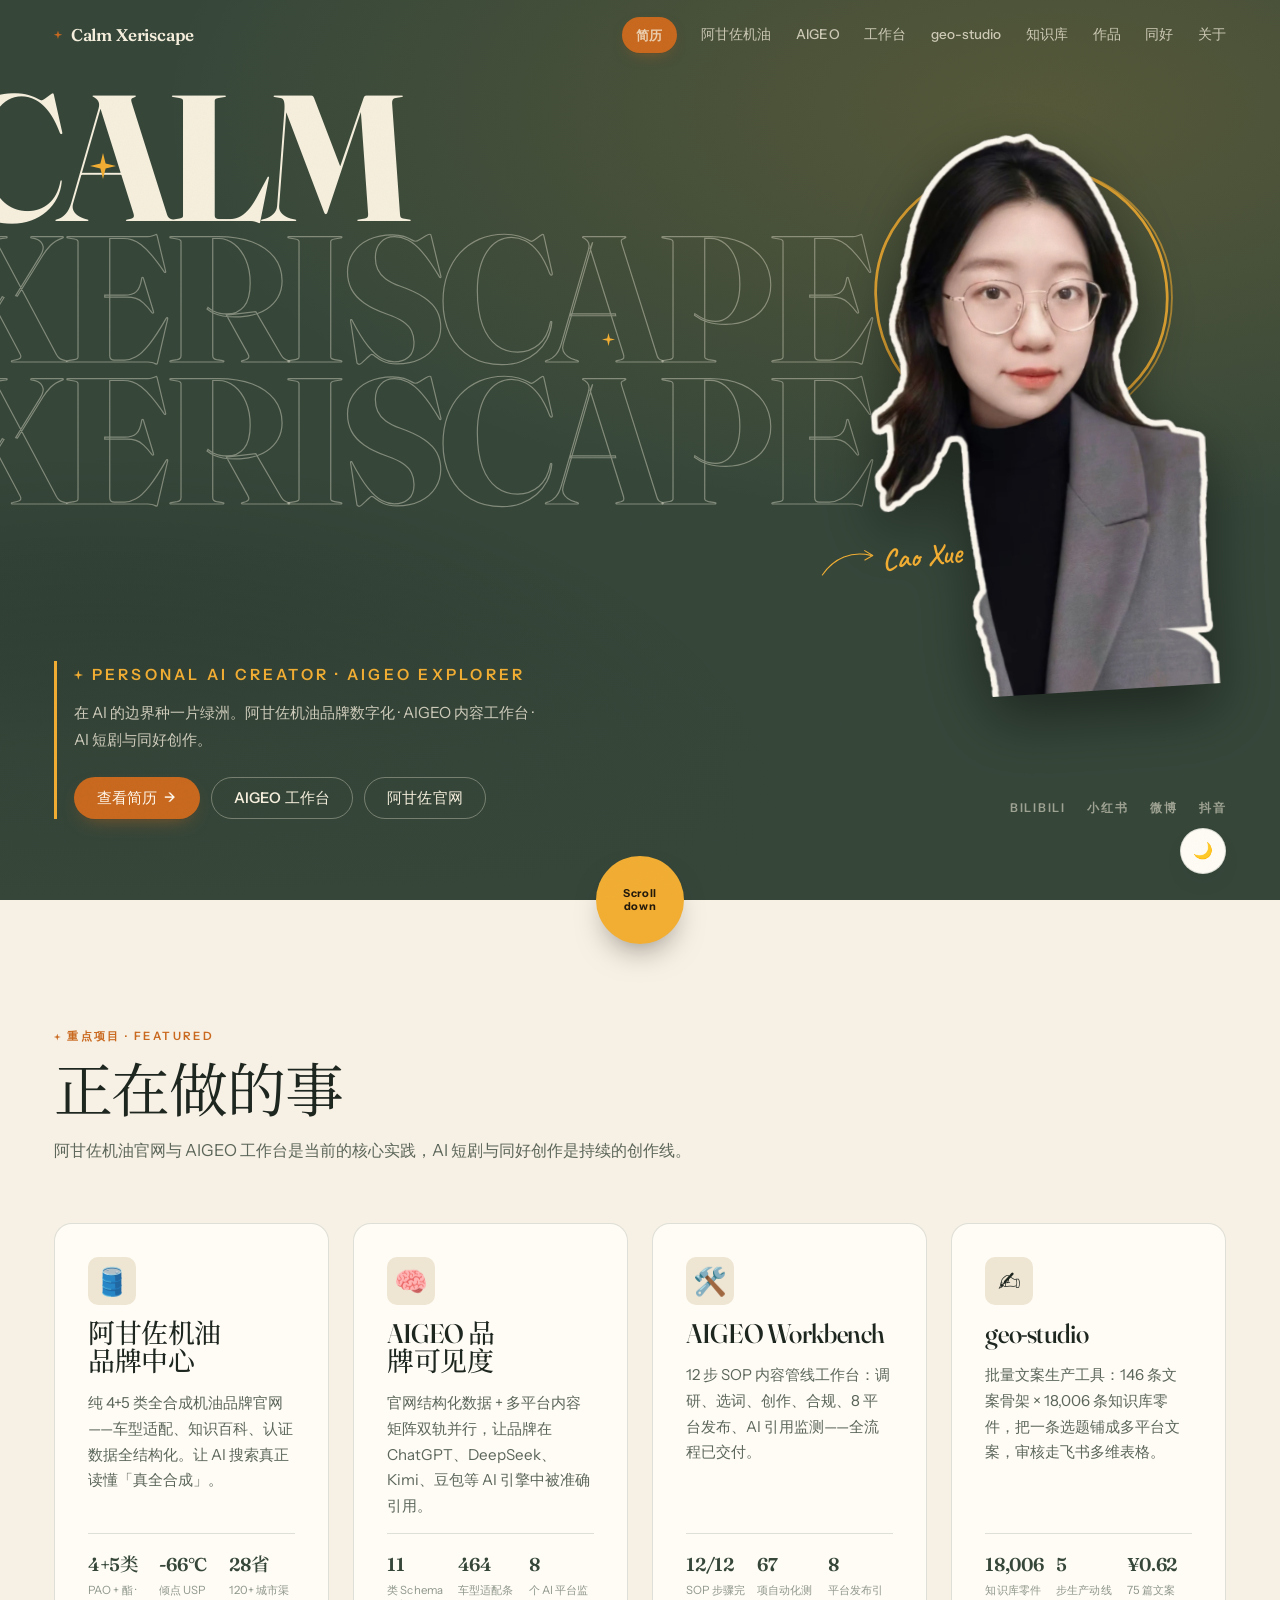
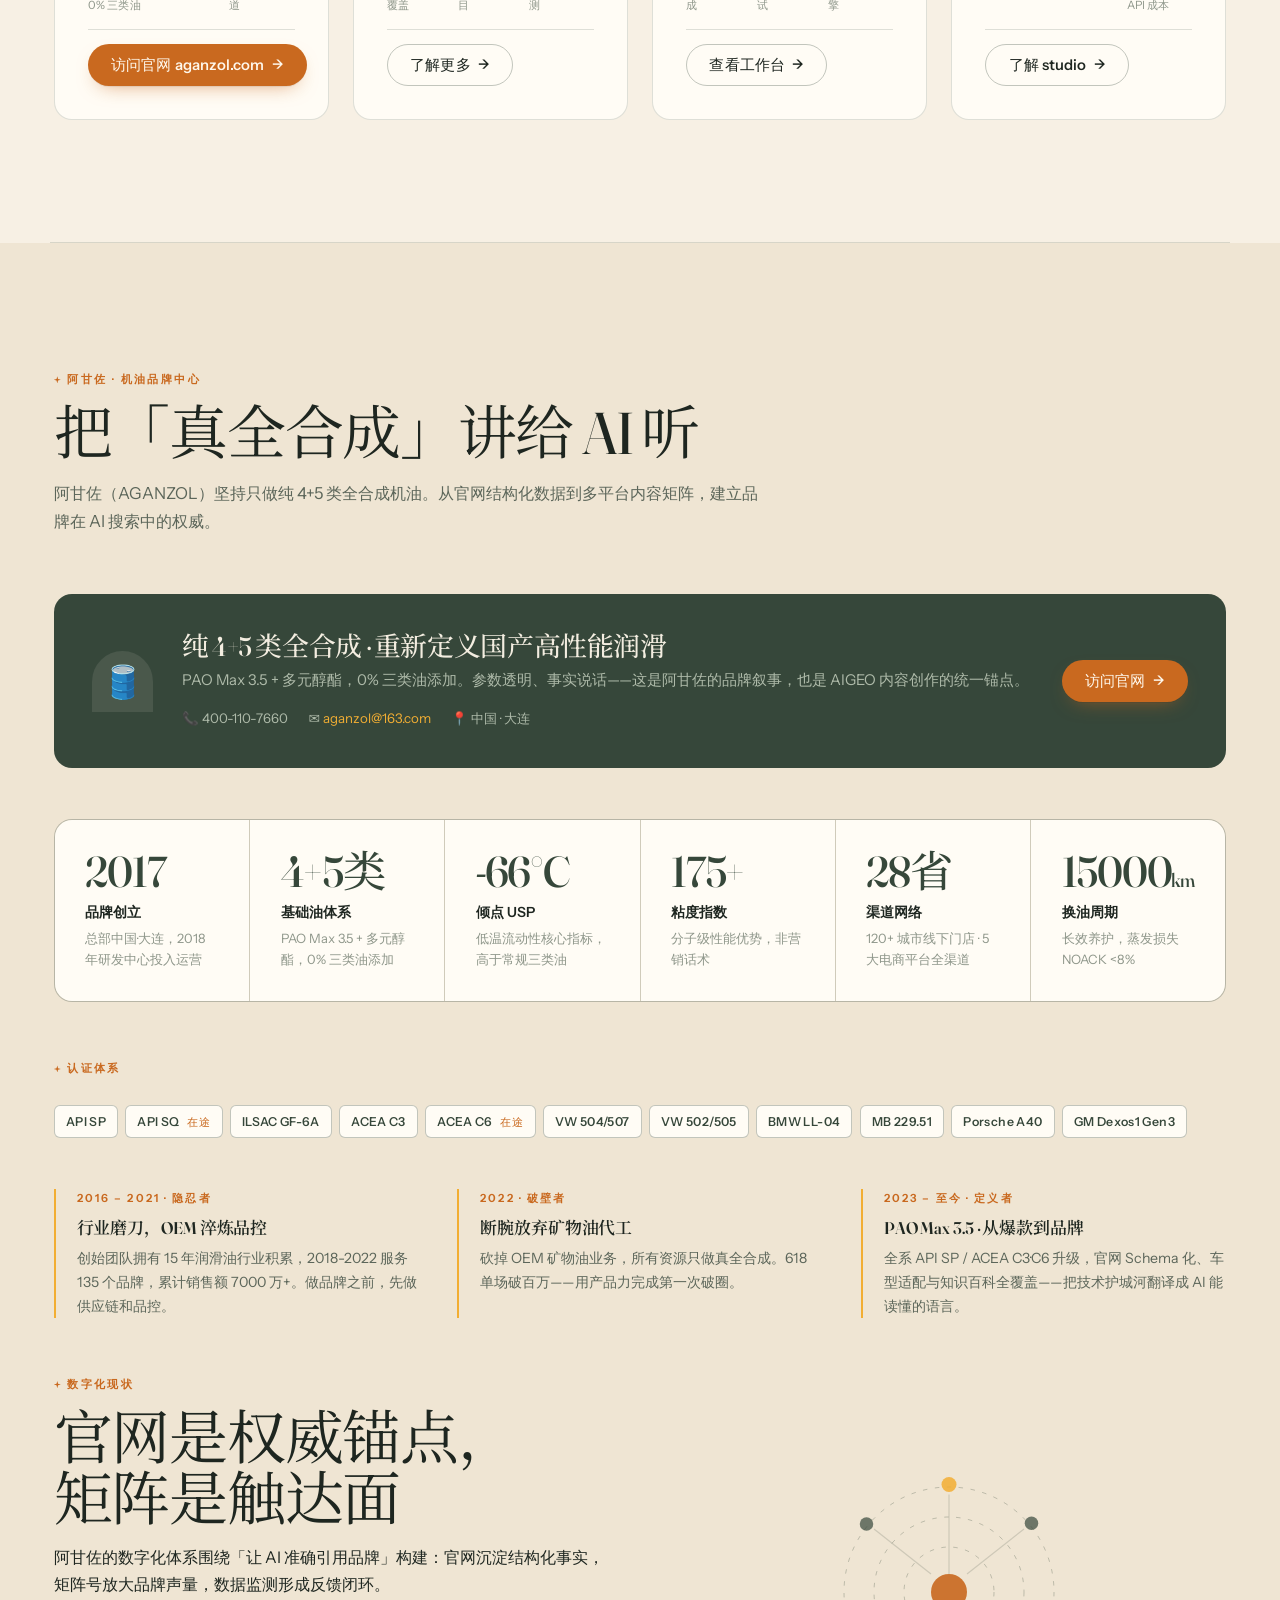
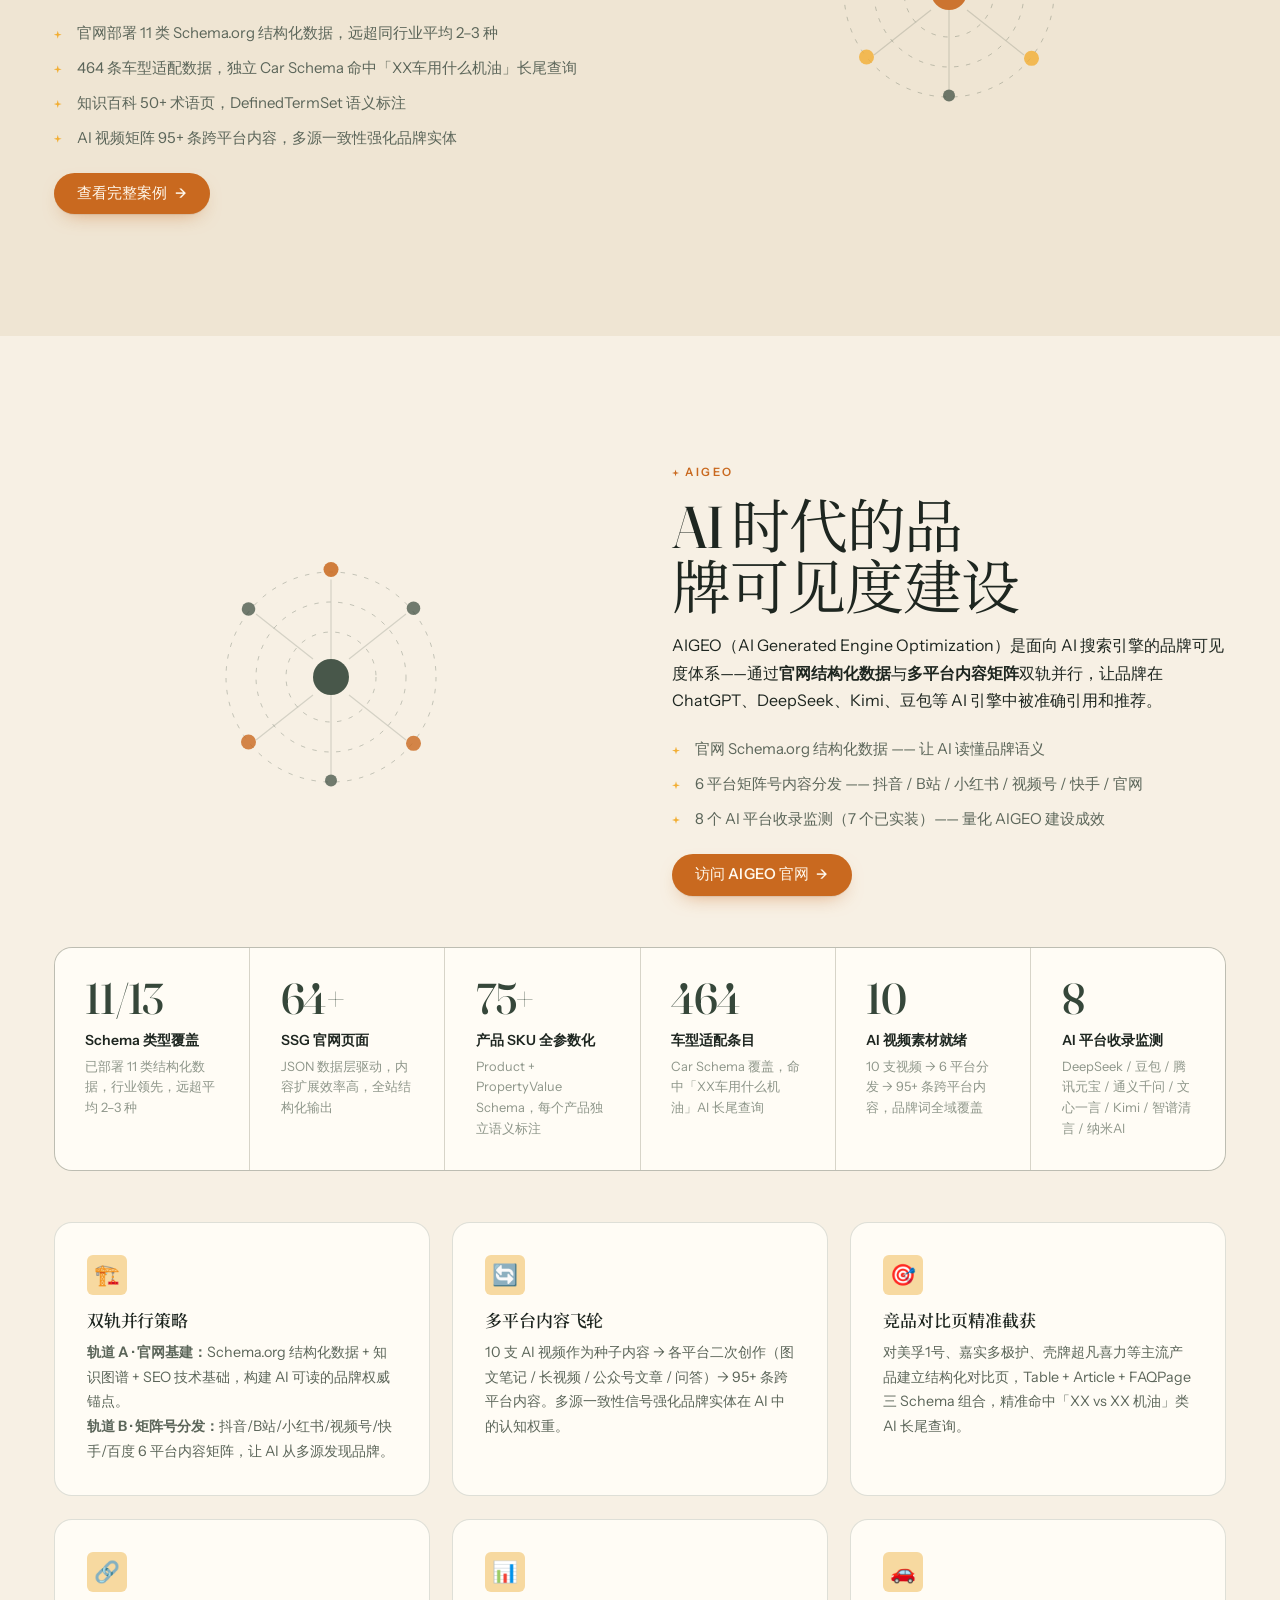
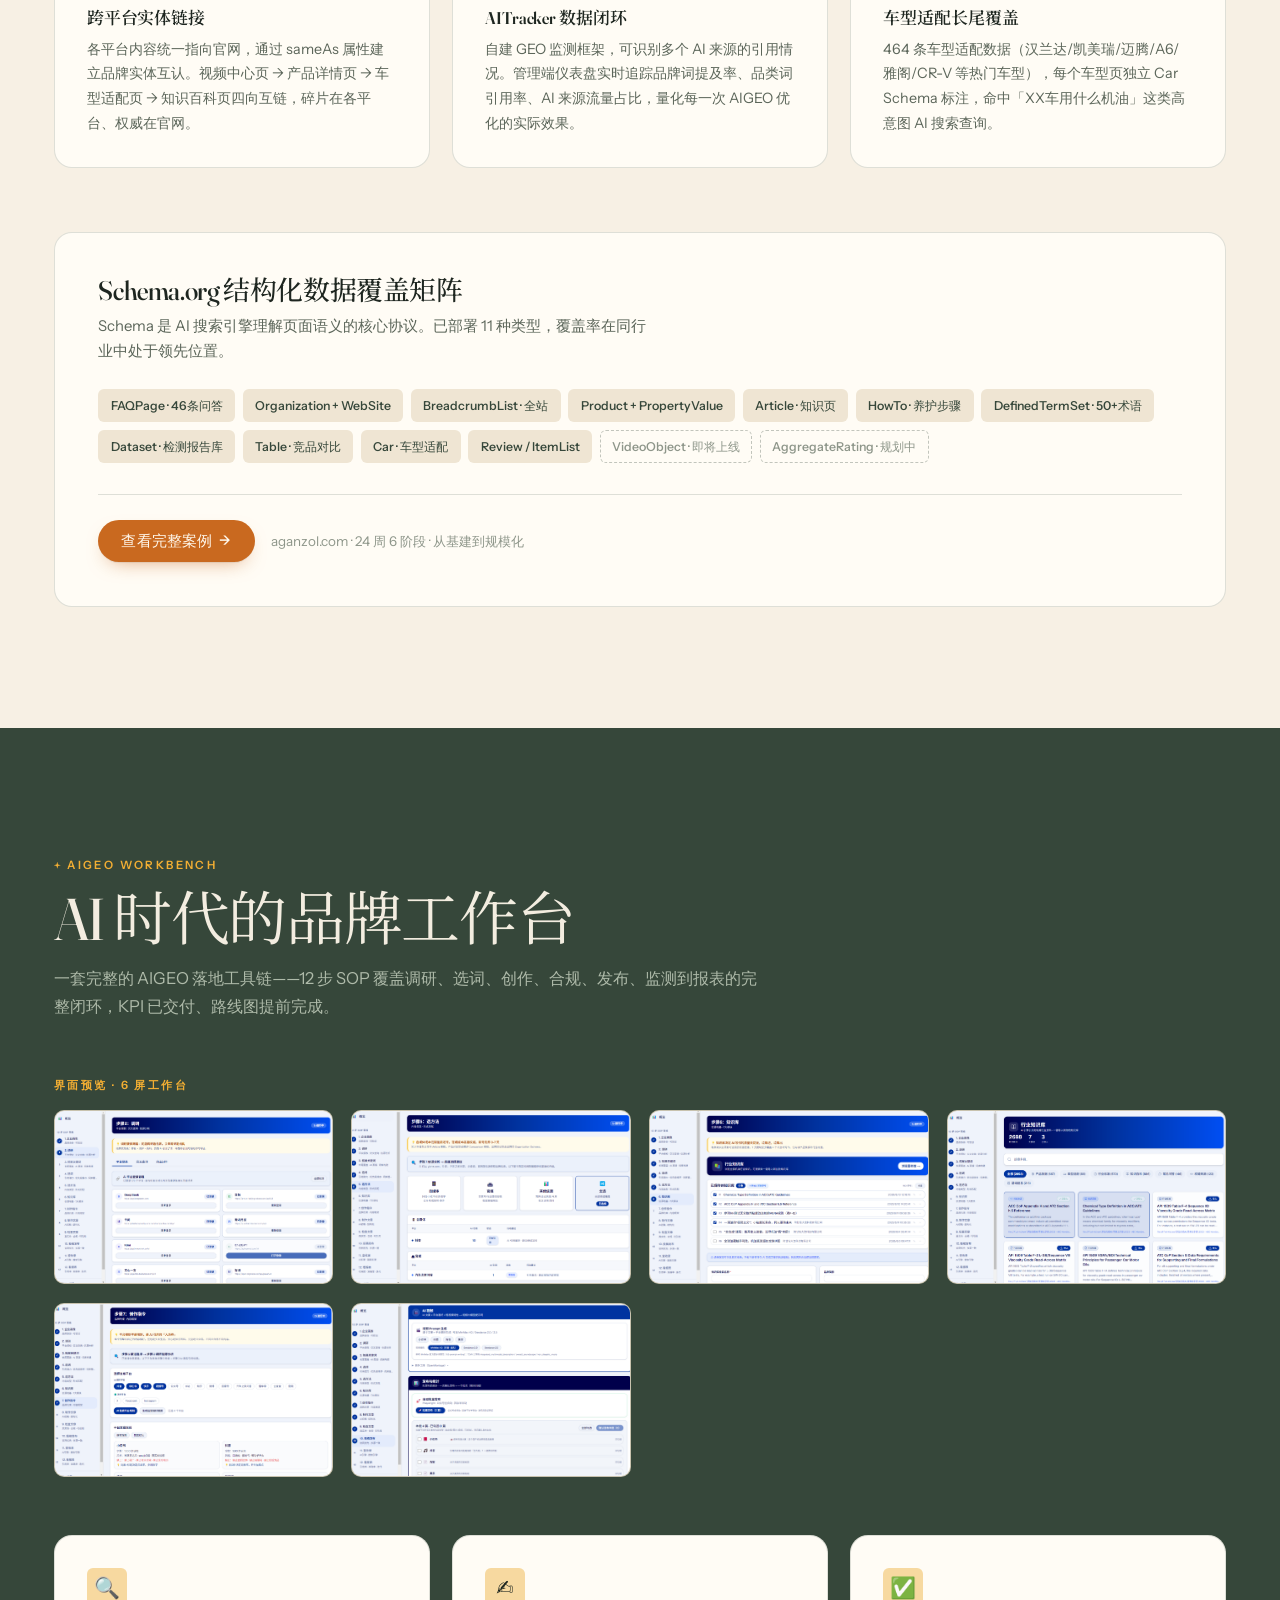
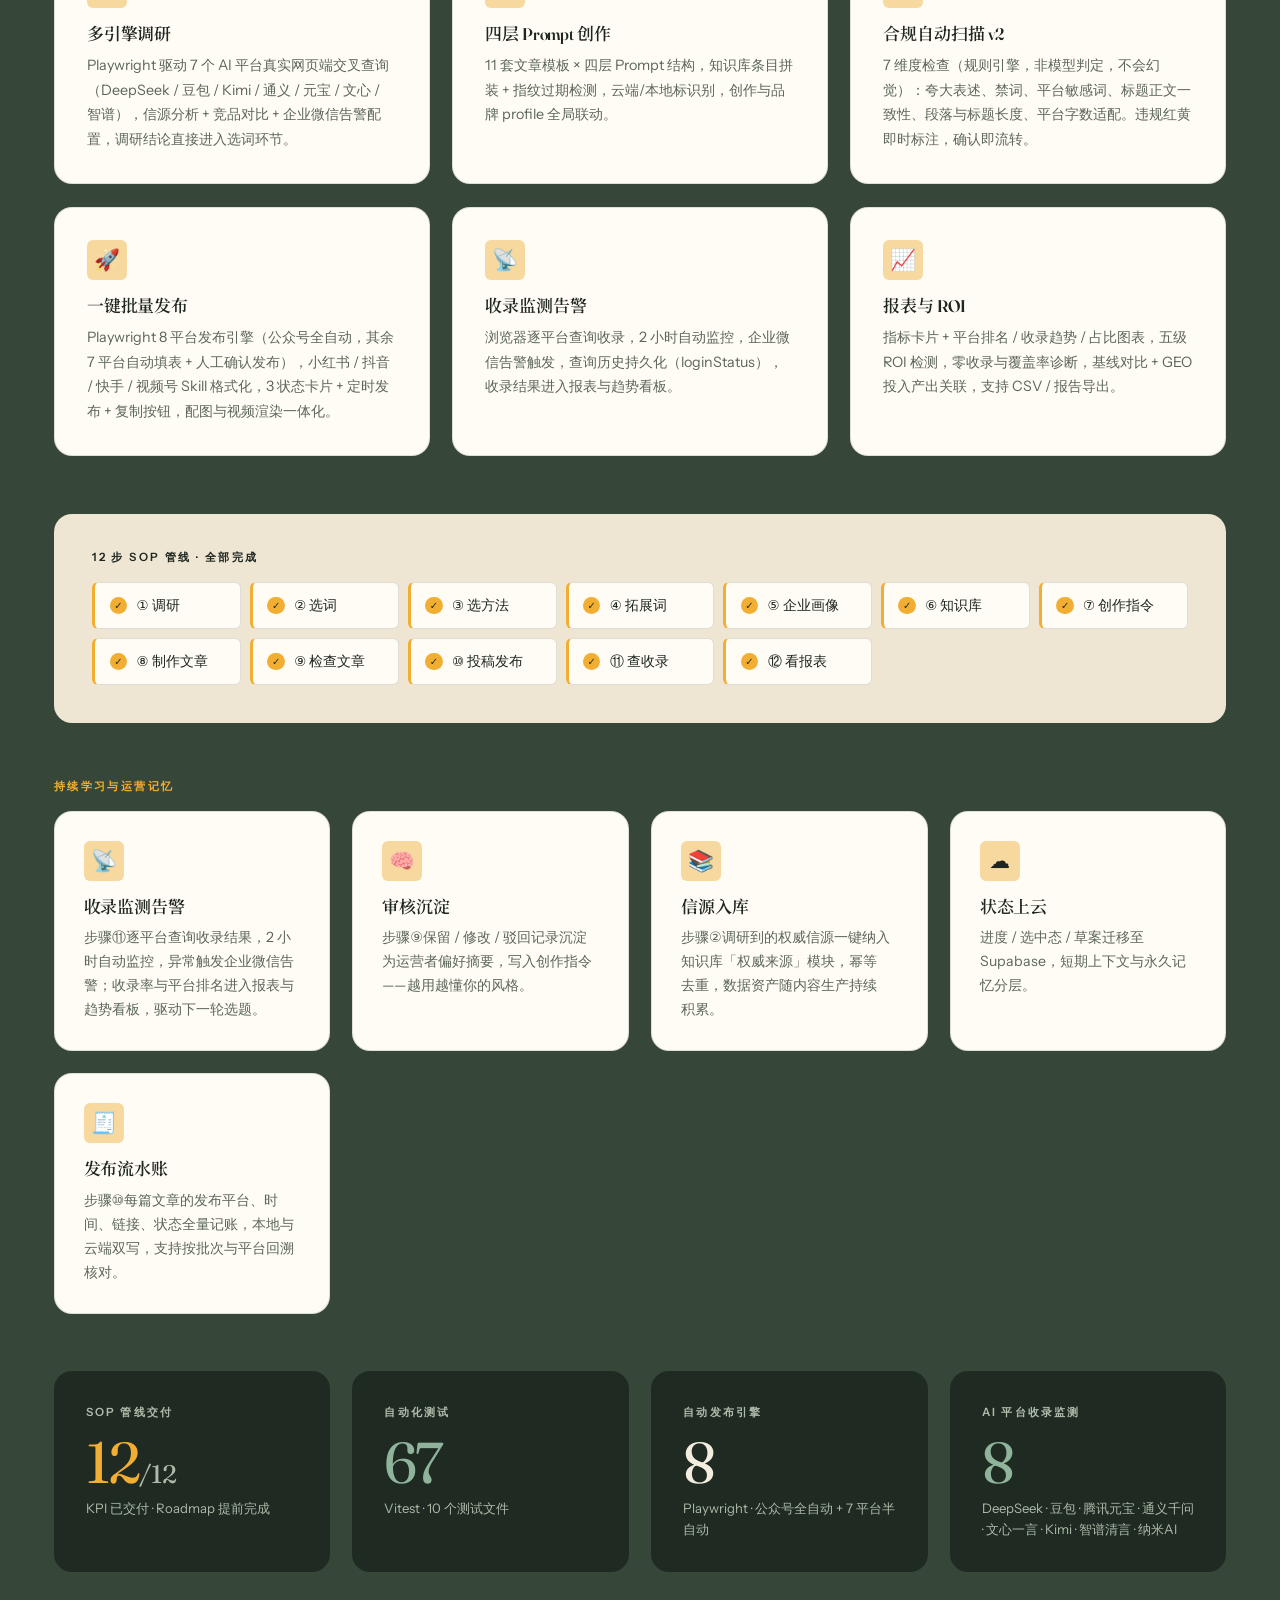
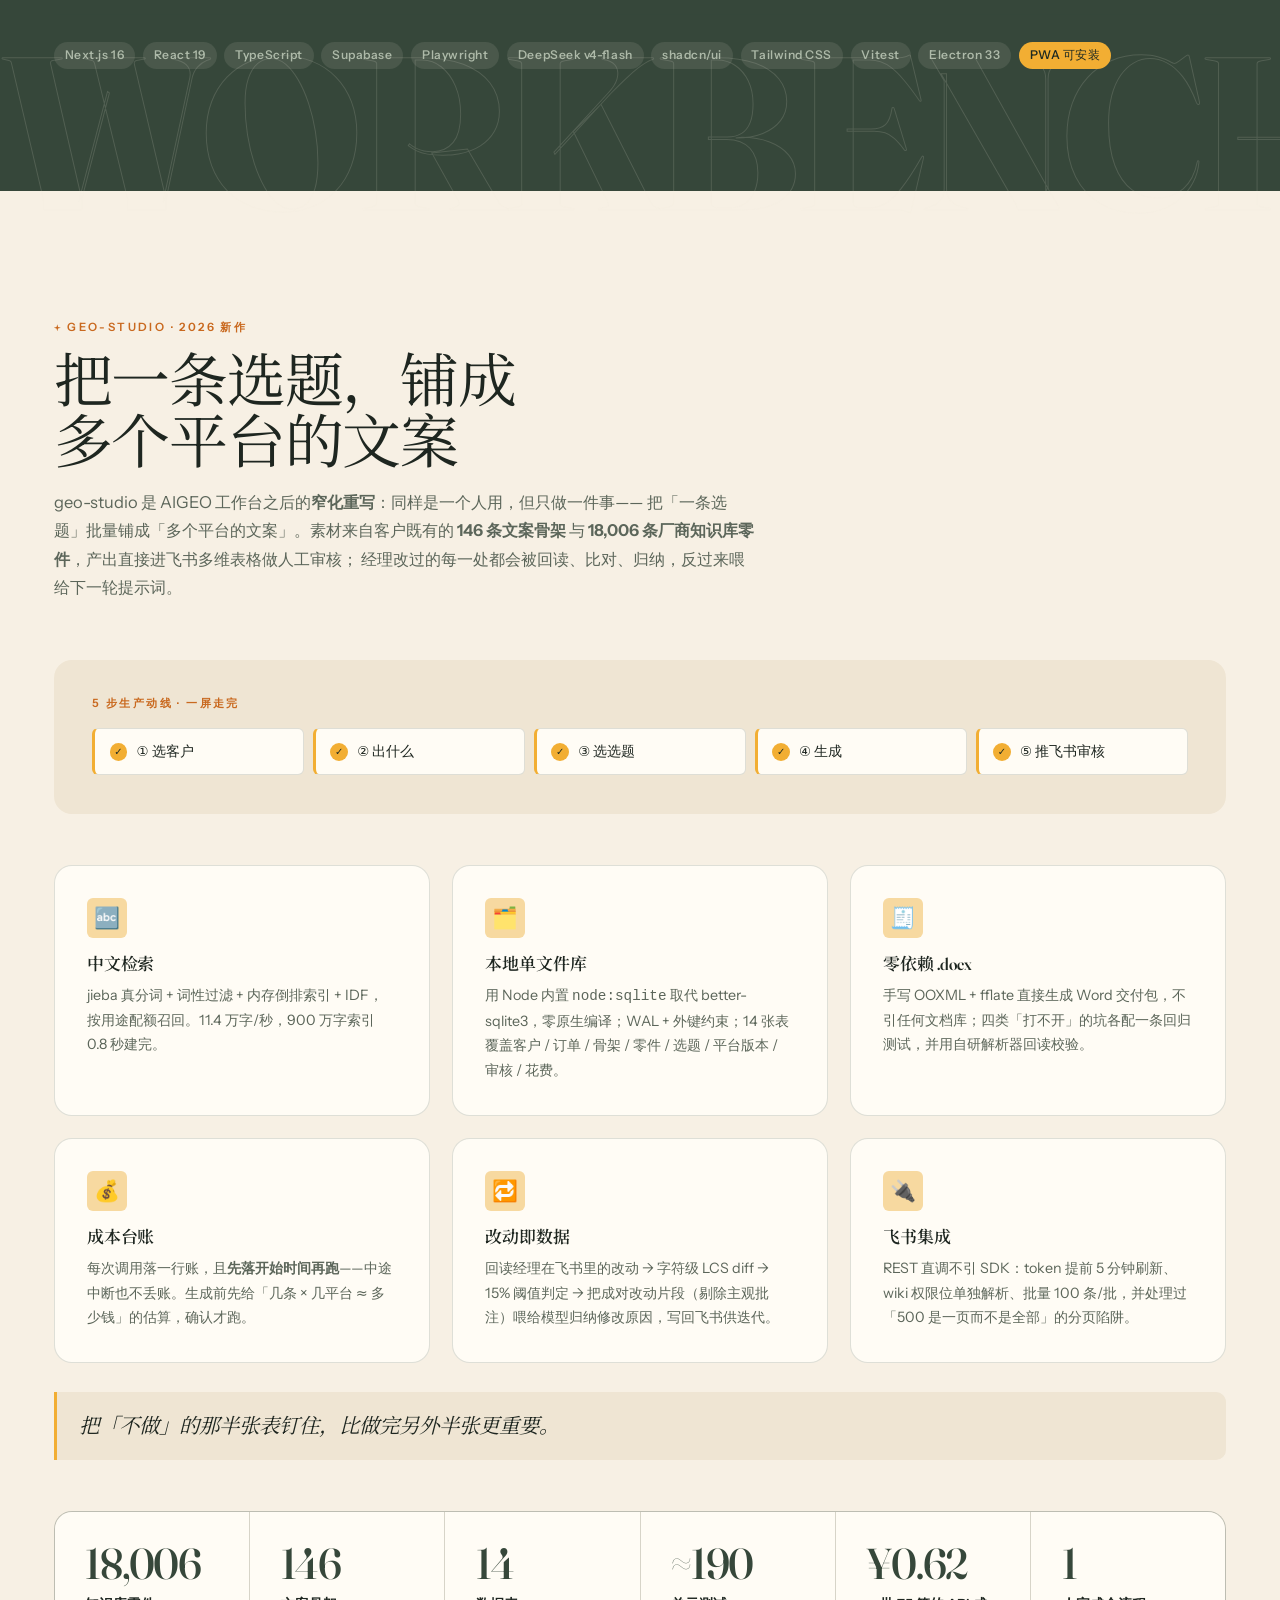
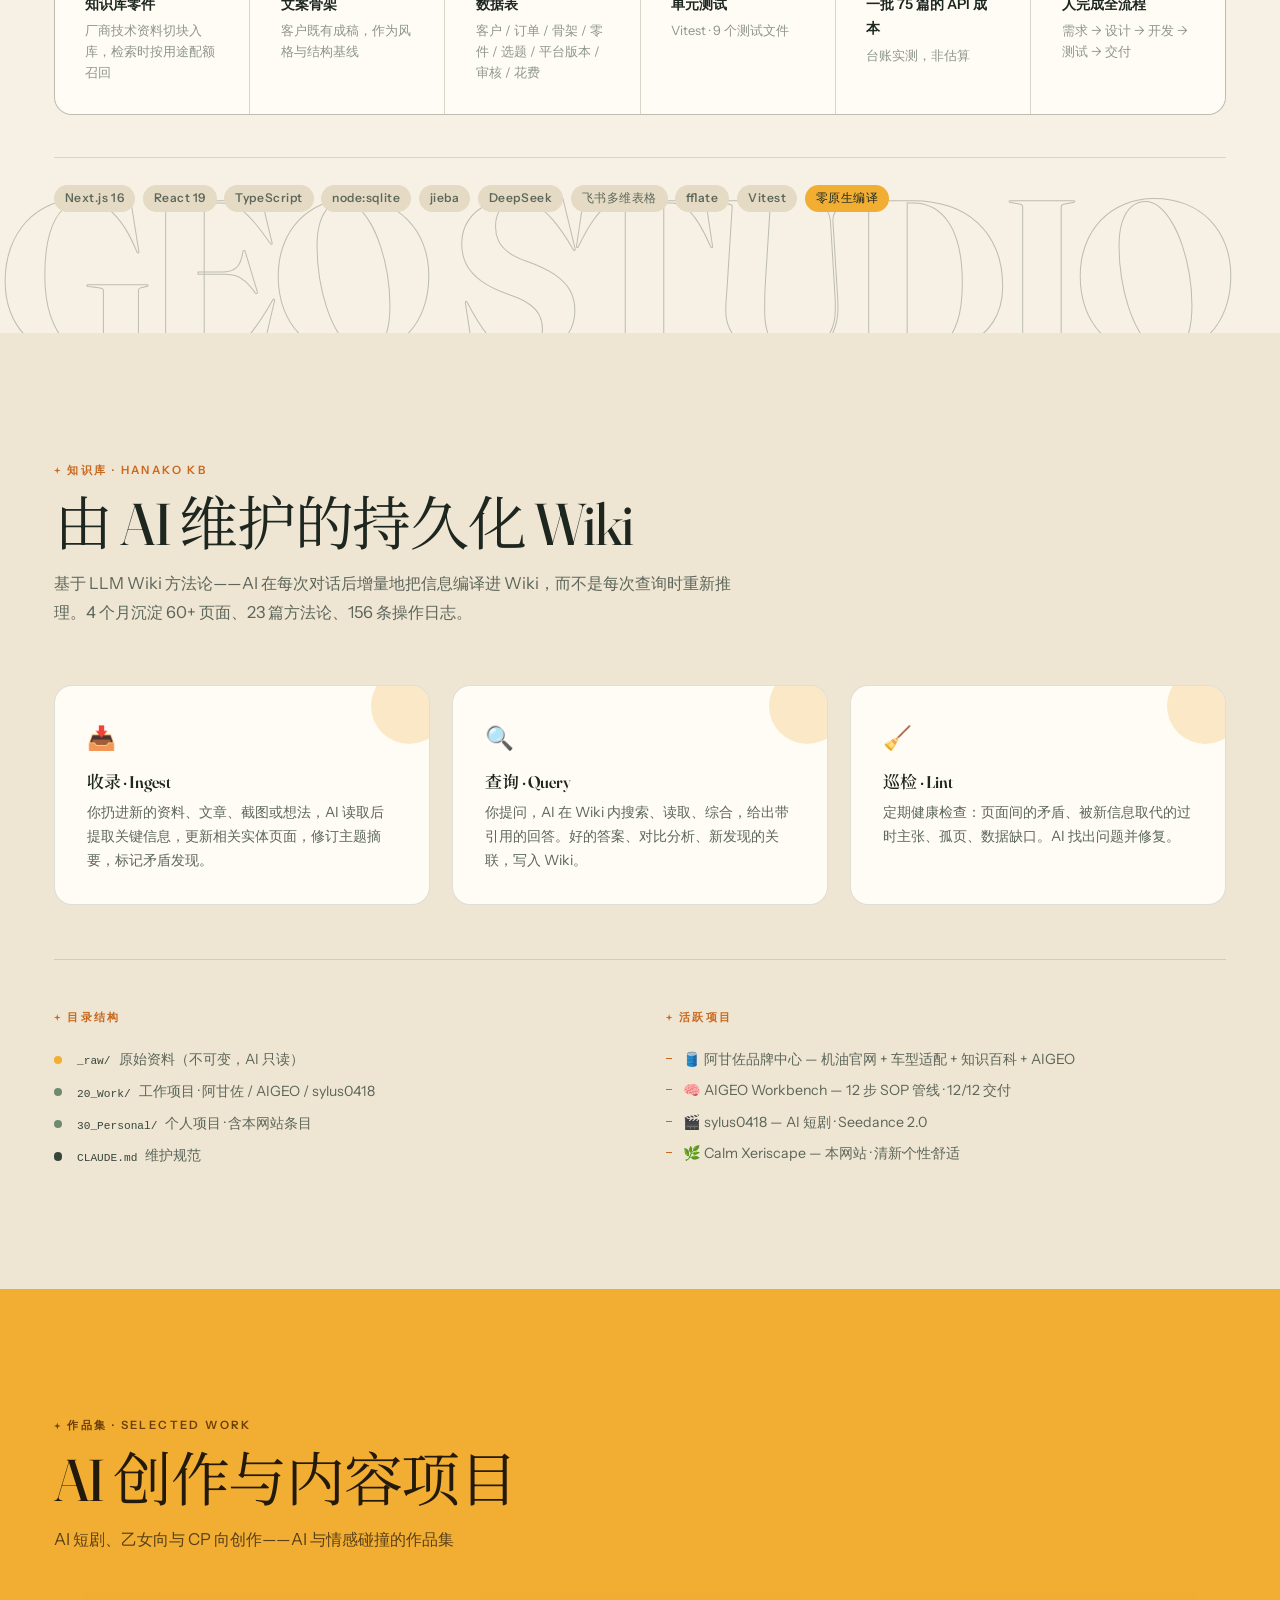
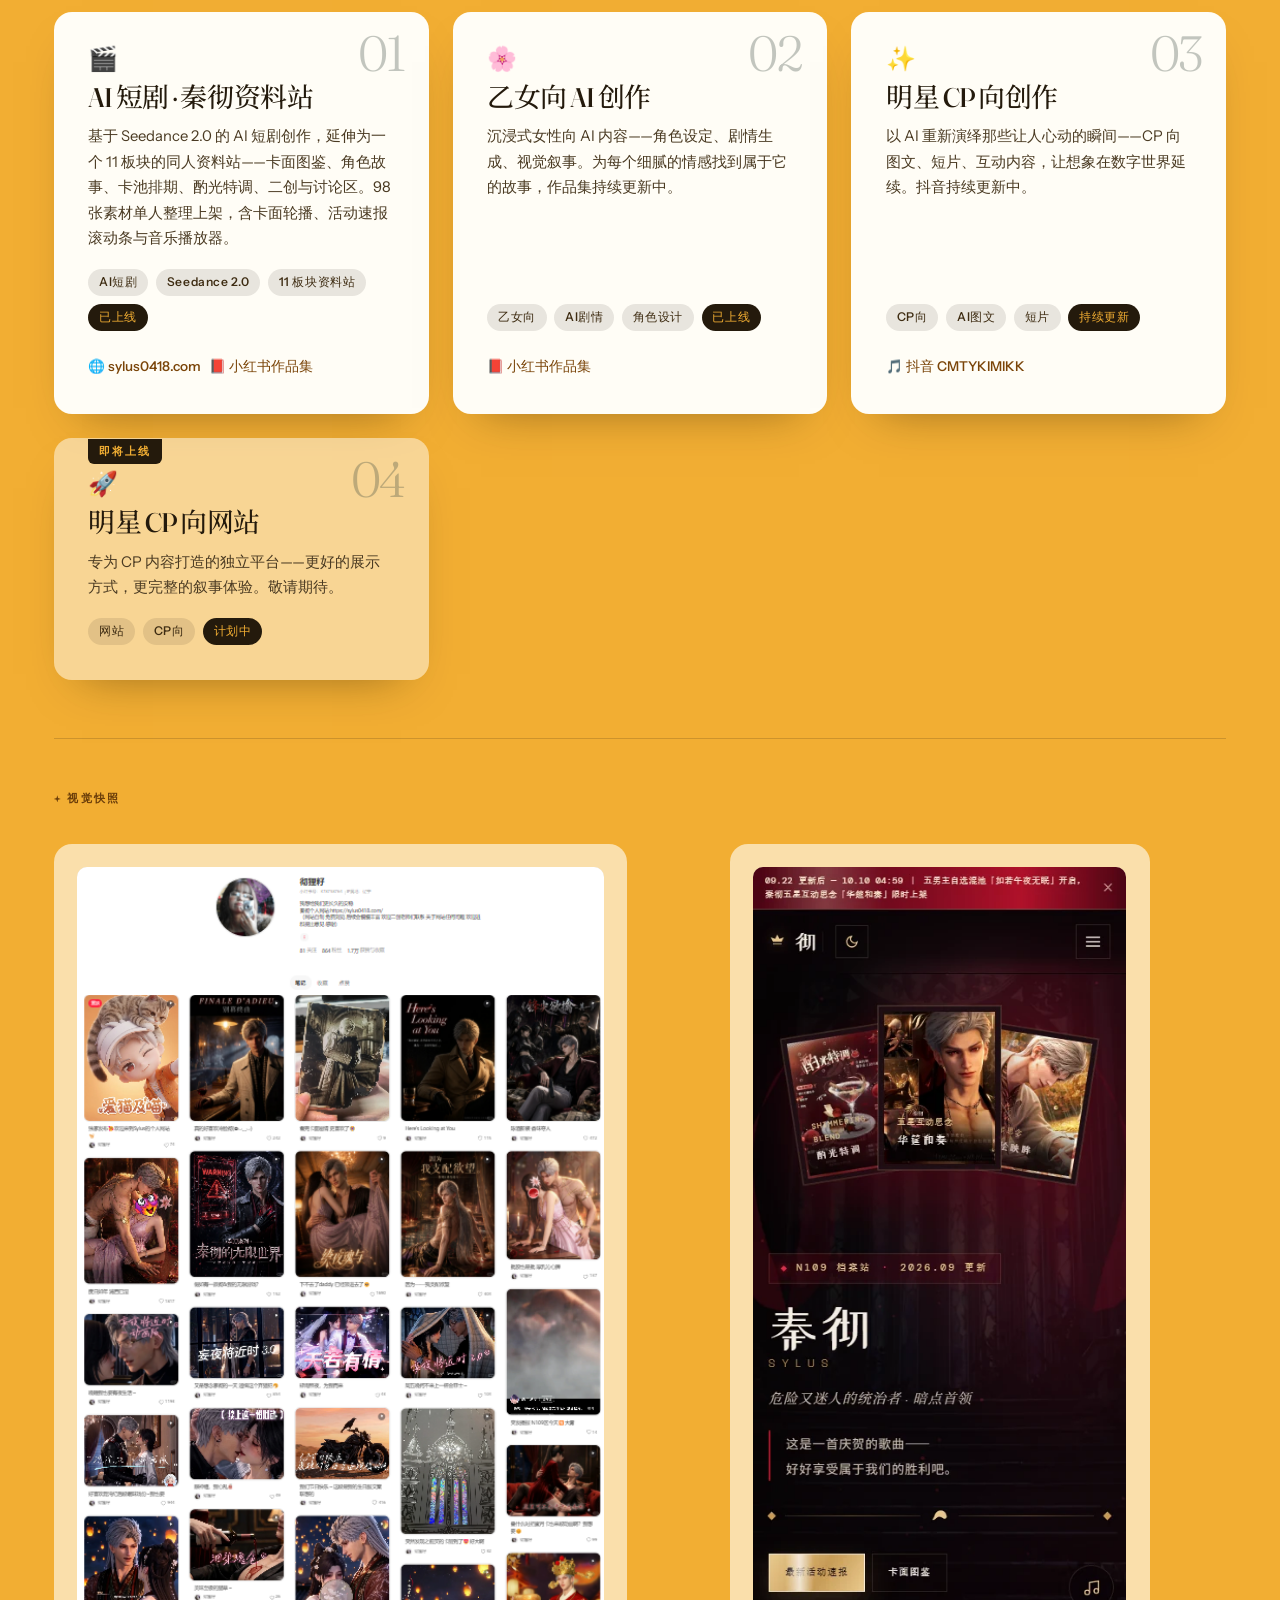
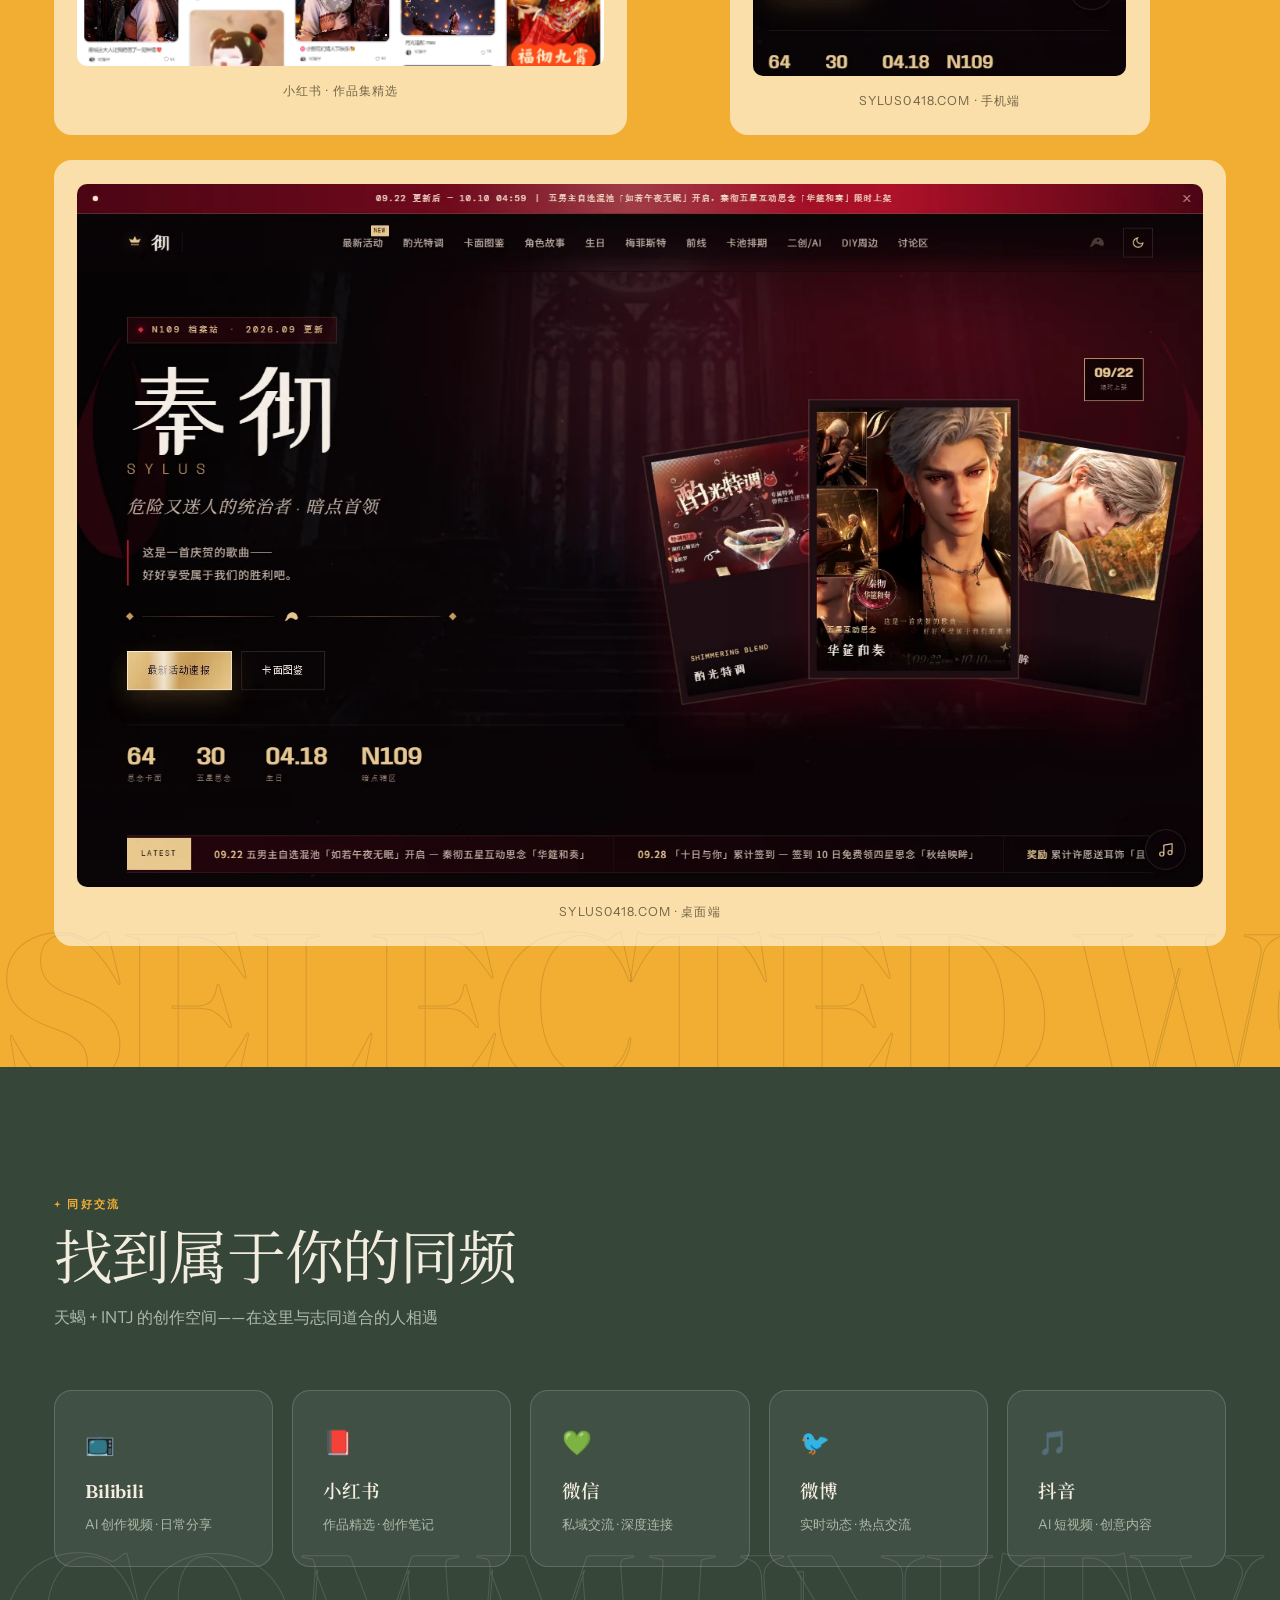
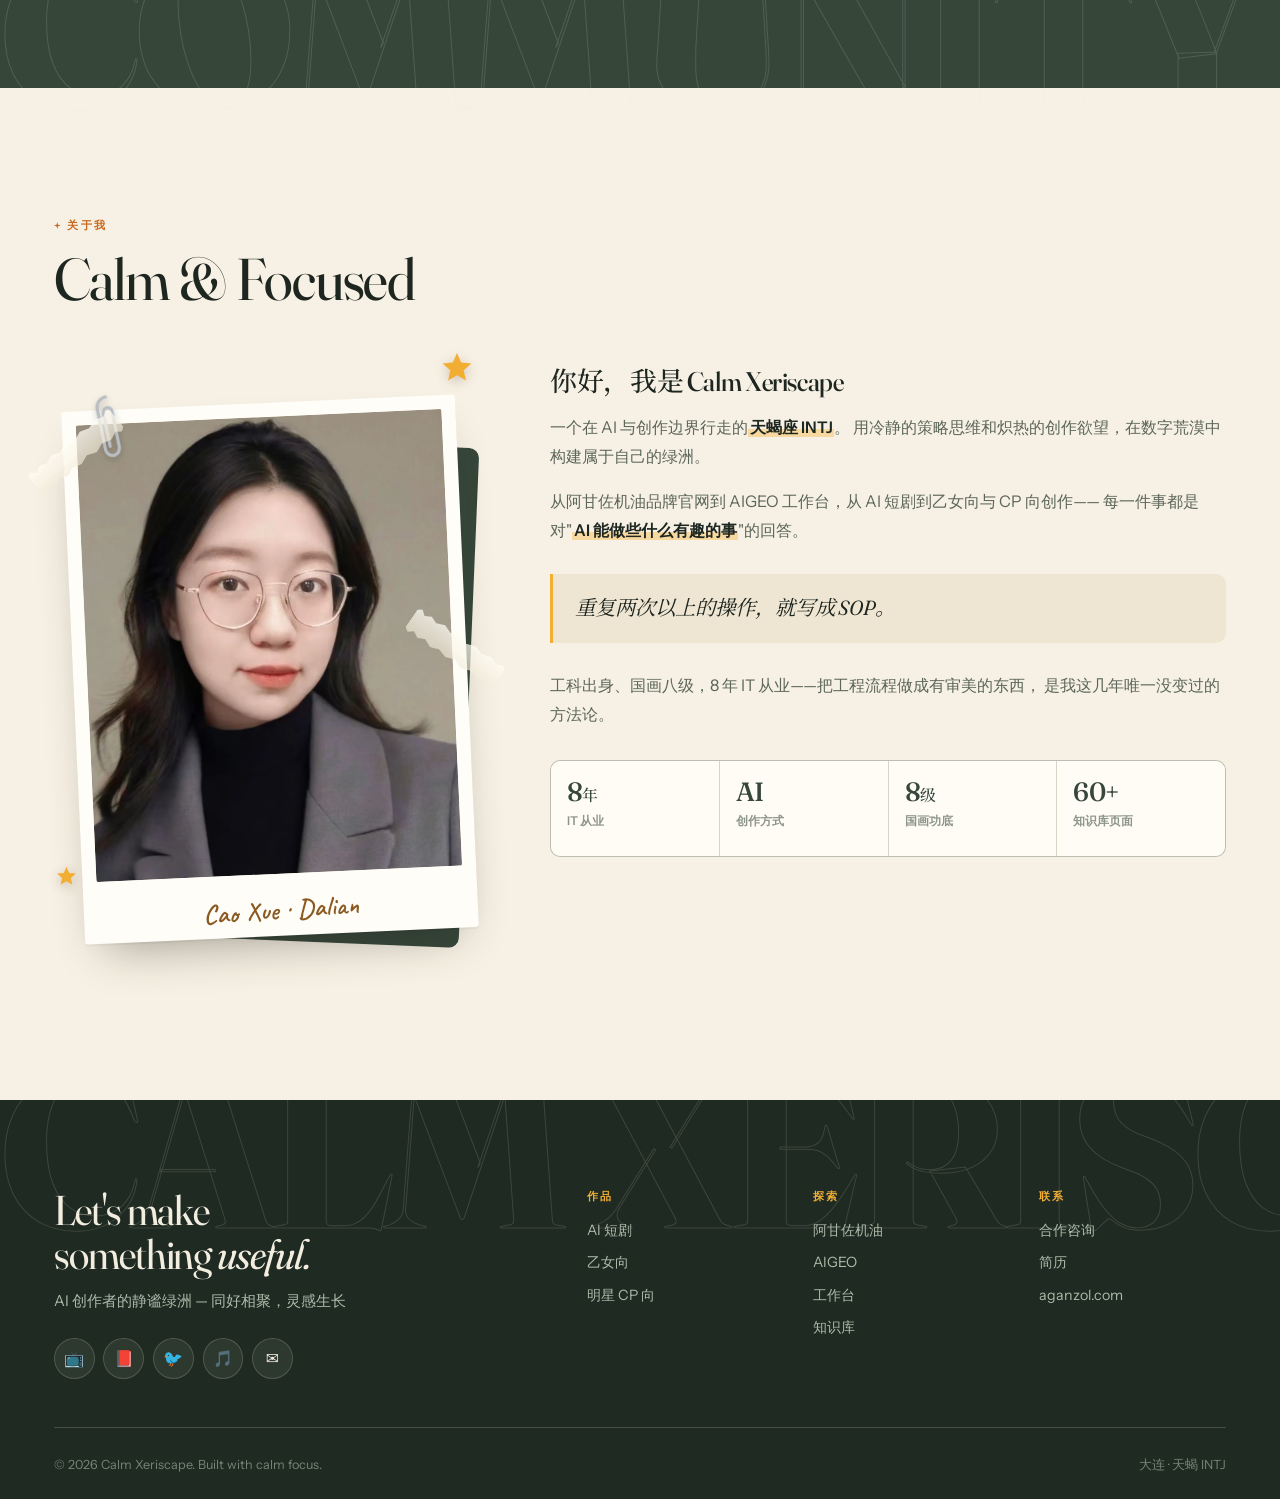
<file: index.html>
<!DOCTYPE html>
<html lang="zh-CN" data-theme="light">
<head>
<meta charset="UTF-8">
<meta name="viewport" content="width=device-width, initial-scale=1.0">
<title>Calm Xeriscape — AI Creator · AIGEO Explorer · 阿甘佐机油数字化</title>
<meta name="description" content="个人网站 · AI 创作 · AIGEO 实践 · 机油品牌数字化 — 阿甘佐机油官网 (aganzol.com) 与 AIGEO 工作台，AI 短剧与同好创作社区">
<meta name="keywords" content="阿甘佐,机油,aganzol,AIGEO,AI创作,AI短剧,个人网站,Calm Xeriscape,工作台">
<meta name="author" content="Calm Xeriscape">
<meta name="theme-color" content="#F7F0E4">
<link rel="icon" href="data:image/svg+xml,<svg xmlns='http://www.w3.org/2000/svg' viewBox='0 0 100 100'><rect width='100' height='100' rx='22' fill='%2336473A'/><path d='M50 22l6 20 20 8-20 8-6 20-6-20-20-8 20-8z' fill='%23E9A93C'/></svg>">

<!-- Open Graph -->
<meta property="og:title" content="Calm Xeriscape — AI Creator · AIGEO Explorer · 阿甘佐机油数字化">
<meta property="og:description" content="个人网站 · AI 创作 · AIGEO 实践 · 机油品牌数字化 — 阿甘佐机油官网与 AIGEO 工作台">
<meta property="og:type" content="website">
<meta property="og:image" content="workbench-preview.png">
<meta property="og:locale" content="zh_CN">

<!-- Twitter Card -->
<meta name="twitter:card" content="summary_large_image">
<meta name="twitter:title" content="Calm Xeriscape — AI Creator · AIGEO Explorer · 阿甘佐机油数字化">
<meta name="twitter:description" content="个人网站 · AI 创作 · AIGEO 实践 · 机油品牌数字化 — 阿甘佐机油官网与 AIGEO 工作台">
<meta name="twitter:image" content="workbench-preview.png">

<link rel="preconnect" href="https://fonts.googleapis.com">
<link rel="preconnect" href="https://fonts.gstatic.com" crossorigin>
<link href="https://fonts.googleapis.com/css2?family=Fraunces:ital,opsz,wght@0,9..144,300..700;1,9..144,300..700&family=Instrument+Sans:ital,wght@0,400..700;1,400..600&family=Noto+Serif+SC:wght@400;500;600;700&family=Caveat:wght@500;600;700&display=swap" rel="stylesheet">
<link rel="preload" as="image" href="portrait.webp" type="image/webp">
<link rel="stylesheet" href="style.css">
</head>
<body>

<a class="skip-link" href="#hero">跳到主内容</a>

<button class="theme-toggle" onclick="toggleTheme()" aria-label="切换主题" title="切换主题">
  <span class="icon-moon">🌙</span>
  <span class="icon-sun">☀️</span>
</button>

<nav class="nav nav-over-cover" id="nav">
  <a href="#hero" class="nav-brand">Calm Xeriscape</a>
  <a href="resume.html" class="nav-cta">简历</a>
  <a href="#aganzuo">阿甘佐机油</a>
  <a href="#aigeo">AIGEO</a>
  <a href="#workbench">工作台</a>
  <a href="#studio">geo-studio</a>
  <a href="#kb">知识库</a>
  <a href="#works">作品</a>
  <a href="#community">同好</a>
  <a href="#about">关于</a>
</nav>

<!-- ============================================ -->
<!-- Cover -->
<!-- ============================================ -->
<div class="cover-wrap">
<section class="cover" id="hero">
  <h1 class="cover-word">
    <span class="solid">CALM</span>
    <span class="hollow">XERISCAPE</span>
    <span class="hollow" aria-hidden="true">XERISCAPE</span>
  </h1>

  <svg class="spark" style="top:17%;left:7%;width:26px" viewBox="0 0 24 24" aria-hidden="true"><path d="M12 0l2.4 9.6L24 12l-9.6 2.4L12 24l-2.4-9.6L0 12l9.6-2.4z" fill="currentColor"/></svg>
  <svg class="spark" style="top:62%;right:8%;width:18px;animation-delay:1.5s" viewBox="0 0 24 24" aria-hidden="true"><path d="M12 0l2.4 9.6L24 12l-9.6 2.4L12 24l-2.4-9.6L0 12l9.6-2.4z" fill="currentColor"/></svg>
  <svg class="spark" style="top:37%;left:47%;width:13px;animation-delay:2.7s" viewBox="0 0 24 24" aria-hidden="true"><path d="M12 0l2.4 9.6L24 12l-9.6 2.4L12 24l-2.4-9.6L0 12l9.6-2.4z" fill="currentColor"/></svg>

  <!-- 抠图贴纸 + 手绘圈 + 手写签名（替掉原来那层"幽灵暖雾"） -->
  <div class="cover-figure">
    <svg class="scribble" viewBox="0 0 420 400" fill="none" aria-hidden="true">
      <path d="M226 42C312 46 384 108 388 200C392 292 322 362 214 366C104 370 30 300 28 202C26 108 106 40 214 38"
            stroke="currentColor" stroke-width="3.4" stroke-linecap="round"/>
      <path d="M252 46C332 58 394 122 394 206C394 300 320 372 210 374"
            stroke="currentColor" stroke-width="2.3" stroke-linecap="round" opacity=".65"/>
    </svg>

    <img class="cover-sticker" src="portrait-sticker.webp" alt="Calm Xeriscape"
         width="900" height="1551" fetchpriority="high">

    <div class="cover-sign">
      <svg class="hand-arrow" viewBox="0 0 160 90" fill="none" aria-hidden="true">
        <path d="M6 66C44 22 94 8 146 26" stroke="currentColor" stroke-width="3" stroke-linecap="round"/>
        <path d="M130 11L151 27L128 37" stroke="currentColor" stroke-width="3"
              stroke-linecap="round" stroke-linejoin="round"/>
      </svg>
      <span class="hand">Cao&nbsp;Xue</span>
    </div>
  </div>

  <div class="cover-foot">
    <div class="cover-note">
      <p class="eyebrow">Personal AI Creator · AIGEO Explorer</p>
      <p>在 AI 的边界种一片绿洲。阿甘佐机油品牌数字化 · AIGEO 内容工作台 · AI 短剧与同好创作。</p>
      <div class="hero-actions">
        <a href="resume.html" class="btn btn-primary btn-arrow">查看简历</a>
        <a href="#workbench" class="btn btn-ghost">AIGEO 工作台</a>
        <a href="http://aganzol.com/" target="_blank" rel="noopener" class="btn btn-ghost">阿甘佐官网</a>
      </div>
    </div>
    <ul class="cover-social">
      <li><a href="https://space.bilibili.com/6553521?spm_id_from=333.337.0.0" target="_blank" rel="noopener">Bilibili</a></li>
      <li><a href="https://www.xiaohongshu.com/user/profile/5f6b4ee9000000000101ce66" target="_blank" rel="noopener">小红书</a></li>
      <li><a href="https://weibo.com/u/3119537657" target="_blank" rel="noopener">微博</a></li>
      <li><a href="https://v.douyin.com/-PXSQ8X9oos/" target="_blank" rel="noopener">抖音</a></li>
    </ul>
  </div>
</section>
<a class="scroll-badge" href="#featured">Scroll<br>down</a>
</div>

<!-- ============================================ -->
<!-- Featured Projects -->
<!-- ============================================ -->
<section class="section" id="featured">
  <div class="section-wrap">
    <div class="section-header fade-in">
      <span class="section-label">重点项目 · Featured</span>
      <h2>正在做的事</h2>
      <p>阿甘佐机油官网与 AIGEO 工作台是当前的核心实践，AI 短剧与同好创作是持续的创作线。</p>
    </div>

    <div class="featured-grid">
      <!-- 阿甘佐机油品牌中心 -->
      <div class="featured-card oil fade-in">
        <div class="featured-icon">🛢️</div>
        <h3>阿甘佐机油品牌中心</h3>
        <p>纯 4+5 类全合成机油品牌官网——车型适配、知识百科、认证数据全结构化。让 AI 搜索真正读懂「真全合成」。</p>
        <div class="featured-stats">
          <div class="featured-stat"><b>4+5类</b><span>PAO + 酯 · 0% 三类油</span></div>
          <div class="featured-stat"><b>-66°C</b><span>倾点 USP</span></div>
          <div class="featured-stat"><b>28省</b><span>120+ 城市渠道</span></div>
        </div>
        <a href="http://aganzol.com/" target="_blank" rel="noopener" class="btn btn-primary btn-arrow">访问官网 aganzol.com</a>
      </div>

      <!-- AIGEO -->
      <div class="featured-card fade-in">
        <div class="featured-icon">🧠</div>
        <h3>AIGEO 品牌可见度</h3>
        <p>官网结构化数据 + 多平台内容矩阵双轨并行，让品牌在 ChatGPT、DeepSeek、Kimi、豆包等 AI 引擎中被准确引用。</p>
        <div class="featured-stats">
          <div class="featured-stat"><b>11</b><span>类 Schema 覆盖</span></div>
          <div class="featured-stat"><b>464</b><span>车型适配条目</span></div>
          <div class="featured-stat"><b>8</b><span>个 AI 平台监测</span></div>
        </div>
        <a href="#aigeo" class="btn btn-ghost btn-arrow">了解更多</a>
      </div>

      <!-- AIGEO Workbench -->
      <div class="featured-card fade-in">
        <div class="featured-icon">🛠️</div>
        <h3>AIGEO Workbench</h3>
        <p>12 步 SOP 内容管线工作台：调研、选词、创作、合规、8 平台发布、AI 引用监测——全流程已交付。</p>
        <div class="featured-stats">
          <div class="featured-stat"><b>12/12</b><span>SOP 步骤完成</span></div>
          <div class="featured-stat"><b>67</b><span>项自动化测试</span></div>
          <div class="featured-stat"><b>8</b><span>平台发布引擎</span></div>
        </div>
        <a href="#workbench" class="btn btn-ghost btn-arrow">查看工作台</a>
      </div>

      <!-- geo-studio -->
      <div class="featured-card fade-in">
        <div class="featured-icon">✍️</div>
        <h3>geo-studio</h3>
        <p>批量文案生产工具：146 条文案骨架 × 18,006 条知识库零件，把一条选题铺成多平台文案，审核走飞书多维表格。</p>
        <div class="featured-stats">
          <div class="featured-stat"><b>18,006</b><span>知识库零件</span></div>
          <div class="featured-stat"><b>5</b><span>步生产动线</span></div>
          <div class="featured-stat"><b>¥0.62</b><span>75 篇文案 API 成本</span></div>
        </div>
        <a href="#studio" class="btn btn-ghost btn-arrow">了解 studio</a>
      </div>
    </div>
  </div>
</section>

<hr class="rule rule-inset">

<!-- ============================================ -->
<!-- Aganzuo · 机油品牌中心 -->
<!-- ============================================ -->
<section class="section section-alt" id="aganzuo">
  <div class="section-wrap">
    <div class="section-header fade-in">
      <span class="section-label">阿甘佐 · 机油品牌中心</span>
      <h2>把「真全合成」讲给 AI 听</h2>
      <p>阿甘佐（AGANZOL）坚持只做纯 4+5 类全合成机油。从官网结构化数据到多平台内容矩阵，建立品牌在 AI 搜索中的权威。</p>
    </div>

    <div class="aganzuo-banner fade-in">
      <div class="aganzuo-logo">🛢️</div>
      <div>
        <h3>纯 4+5 类全合成 · 重新定义国产高性能润滑</h3>
        <p>PAO Max 3.5 + 多元醇酯，0% 三类油添加。参数透明、事实说话——这是阿甘佐的品牌叙事，也是 AIGEO 内容创作的统一锚点。</p>
        <div class="aganzuo-contact">
          <span>📞 400-110-7660</span>
          <span>✉️ <a href="mailto:aganzol@163.com">aganzol@163.com</a></span>
          <span>📍 中国 · 大连</span>
        </div>
      </div>
      <a href="http://aganzol.com/" target="_blank" rel="noopener" class="btn btn-primary btn-arrow">访问官网</a>
    </div>

    <!-- 技术护城河 -->
    <div class="aigeo-stats-row">
      <div class="aigeo-stat-card fade-in">
        <div class="stat-number">2017</div>
        <div class="stat-label">品牌创立</div>
        <div class="stat-desc">总部中国·大连，2018 年研发中心投入运营</div>
      </div>
      <div class="aigeo-stat-card fade-in">
        <div class="stat-number">4+5类</div>
        <div class="stat-label">基础油体系</div>
        <div class="stat-desc">PAO Max 3.5 + 多元醇酯，0% 三类油添加</div>
      </div>
      <div class="aigeo-stat-card fade-in">
        <div class="stat-number">-66°C</div>
        <div class="stat-label">倾点 USP</div>
        <div class="stat-desc">低温流动性核心指标，高于常规三类油</div>
      </div>
      <div class="aigeo-stat-card fade-in">
        <div class="stat-number">175+</div>
        <div class="stat-label">粘度指数</div>
        <div class="stat-desc">分子级性能优势，非营销话术</div>
      </div>
      <div class="aigeo-stat-card fade-in">
        <div class="stat-number">28省</div>
        <div class="stat-label">渠道网络</div>
        <div class="stat-desc">120+ 城市线下门店 · 5 大电商平台全渠道</div>
      </div>
      <div class="aigeo-stat-card fade-in">
        <div class="stat-number">15000<span style="font-size:.45em">km</span></div>
        <div class="stat-label">换油周期</div>
        <div class="stat-desc">长效养护，蒸发损失 NOACK &lt;8%</div>
      </div>
    </div>

    <!-- 认证体系 -->
    <div class="fade-in mt-lg">
      <div class="section-label">认证体系</div>
      <div class="cert-row">
        <span class="cert-badge">API SP</span>
        <span class="cert-badge">API SQ <span class="cert-soon">在途</span></span>
        <span class="cert-badge">ILSAC GF-6A</span>
        <span class="cert-badge">ACEA C3</span>
        <span class="cert-badge">ACEA C6 <span class="cert-soon">在途</span></span>
        <span class="cert-badge">VW 504/507</span>
        <span class="cert-badge">VW 502/505</span>
        <span class="cert-badge">BMW LL-04</span>
        <span class="cert-badge">MB 229.51</span>
        <span class="cert-badge">Porsche A40</span>
        <span class="cert-badge">GM Dexos1 Gen3</span>
      </div>
    </div>

    <!-- 品牌故事 -->
    <div class="brand-story">
      <div class="brand-chapter fade-in">
        <div class="chapter-period">2016 – 2021 · 隐忍者</div>
        <h4>行业磨刀，OEM 淬炼品控</h4>
        <p>创始团队拥有 15 年润滑油行业积累，2018-2022 服务 135 个品牌，累计销售额 7000 万+。做品牌之前，先做供应链和品控。</p>
      </div>
      <div class="brand-chapter fade-in">
        <div class="chapter-period">2022 · 破壁者</div>
        <h4>断腕放弃矿物油代工</h4>
        <p>砍掉 OEM 矿物油业务，所有资源只做真全合成。618 单场破百万——用产品力完成第一次破圈。</p>
      </div>
      <div class="brand-chapter fade-in">
        <div class="chapter-period">2023 – 至今 · 定义者</div>
        <h4>PAO Max 3.5 · 从爆款到品牌</h4>
        <p>全系 API SP / ACEA C3·C6 升级，官网 Schema 化、车型适配与知识百科全覆盖——把技术护城河翻译成 AI 能读懂的语言。</p>
      </div>
    </div>

    <!-- 数字化现状 -->
    <div class="aigeo-layout mt-lg fade-in">
      <div class="aigeo-content">
        <span class="section-label">数字化现状</span>
        <h2>官网是权威锚点，矩阵是触达面</h2>
        <p>阿甘佐的数字化体系围绕「让 AI 准确引用品牌」构建：官网沉淀结构化事实，矩阵号放大品牌声量，数据监测形成反馈闭环。</p>
        <ul class="aigeo-list">
          <li>官网部署 11 类 Schema.org 结构化数据，远超同行业平均 2–3 种</li>
          <li>464 条车型适配数据，独立 Car Schema 命中「XX车用什么机油」长尾查询</li>
          <li>知识百科 50+ 术语页，DefinedTermSet 语义标注</li>
          <li>AI 视频矩阵 95+ 条跨平台内容，多源一致性强化品牌实体</li>
        </ul>
        <a href="http://aganzol.com/" target="_blank" rel="noopener" class="btn btn-primary btn-arrow">查看完整案例</a>
      </div>
      <div class="aigeo-visual fade-in">
        <svg viewBox="0 0 200 200" aria-hidden="true">
          <circle cx="100" cy="100" r="12" fill="var(--orange)" opacity="0.9"/>
          <circle class="flow-circle" cx="100" cy="100" r="30"/>
          <circle class="flow-circle" cx="100" cy="100" r="50"/>
          <circle class="flow-circle" cx="100" cy="100" r="70"/>
          <circle cx="100" cy="30" r="5" fill="var(--amber)" opacity="0.85">
            <animate attributeName="cy" values="30;28;30" dur="3s" repeatCount="indefinite"/>
          </circle>
          <circle cx="155" cy="55" r="4.5" fill="var(--forest)" opacity="0.7">
            <animate attributeName="cy" values="55;53;55" dur="3.5s" repeatCount="indefinite"/>
          </circle>
          <circle cx="155" cy="145" r="5" fill="var(--amber)" opacity="0.8">
            <animate attributeName="cy" values="145;143;145" dur="4s" repeatCount="indefinite"/>
          </circle>
          <circle cx="100" cy="170" r="4" fill="var(--forest)" opacity="0.7">
            <animate attributeName="cy" values="170;168;170" dur="3.2s" repeatCount="indefinite"/>
          </circle>
          <circle cx="45" cy="145" r="5" fill="var(--amber)" opacity="0.8">
            <animate attributeName="cy" values="145;143;145" dur="3.8s" repeatCount="indefinite"/>
          </circle>
          <circle cx="45" cy="55" r="4.5" fill="var(--forest)" opacity="0.7">
            <animate attributeName="cy" values="55;53;55" dur="3.3s" repeatCount="indefinite"/>
          </circle>
          <line x1="100" y1="88" x2="100" y2="35" stroke="var(--rule-2)" stroke-width="0.8" opacity="0.6"/>
          <line x1="112" y1="88" x2="150" y2="58" stroke="var(--rule-2)" stroke-width="0.8" opacity="0.6"/>
          <line x1="112" y1="112" x2="150" y2="142" stroke="var(--rule-2)" stroke-width="0.8" opacity="0.6"/>
          <line x1="100" y1="112" x2="100" y2="165" stroke="var(--rule-2)" stroke-width="0.8" opacity="0.6"/>
          <line x1="88" y1="112" x2="50" y2="142" stroke="var(--rule-2)" stroke-width="0.8" opacity="0.6"/>
          <line x1="88" y1="88" x2="50" y2="58" stroke="var(--rule-2)" stroke-width="0.8" opacity="0.6"/>
        </svg>
      </div>
    </div>
  </div>
</section>

<!-- ============================================ -->
<!-- AIGEO -->
<!-- ============================================ -->
<section class="section" id="aigeo">
  <div class="section-wrap">
    <div class="aigeo-layout">
      <div class="aigeo-visual fade-in">
        <svg viewBox="0 0 200 200" aria-hidden="true">
          <circle cx="100" cy="100" r="12" fill="var(--forest)" opacity="0.9"/>
          <circle class="flow-circle" cx="100" cy="100" r="30"/>
          <circle class="flow-circle" cx="100" cy="100" r="50"/>
          <circle class="flow-circle" cx="100" cy="100" r="70"/>
          <circle cx="100" cy="30" r="5" fill="var(--orange)" opacity="0.85">
            <animate attributeName="cy" values="30;28;30" dur="3s" repeatCount="indefinite"/>
          </circle>
          <circle cx="155" cy="55" r="4.5" fill="var(--forest)" opacity="0.7">
            <animate attributeName="cy" values="55;53;55" dur="3.5s" repeatCount="indefinite"/>
          </circle>
          <circle cx="155" cy="145" r="5" fill="var(--orange)" opacity="0.8">
            <animate attributeName="cy" values="145;143;145" dur="4s" repeatCount="indefinite"/>
          </circle>
          <circle cx="100" cy="170" r="4" fill="var(--forest)" opacity="0.7">
            <animate attributeName="cy" values="170;168;170" dur="3.2s" repeatCount="indefinite"/>
          </circle>
          <circle cx="45" cy="145" r="5" fill="var(--orange)" opacity="0.8">
            <animate attributeName="cy" values="145;143;145" dur="3.8s" repeatCount="indefinite"/>
          </circle>
          <circle cx="45" cy="55" r="4.5" fill="var(--forest)" opacity="0.7">
            <animate attributeName="cy" values="55;53;55" dur="3.3s" repeatCount="indefinite"/>
          </circle>
          <line x1="100" y1="88" x2="100" y2="35" stroke="var(--rule-2)" stroke-width="0.8" opacity="0.6"/>
          <line x1="112" y1="88" x2="150" y2="58" stroke="var(--rule-2)" stroke-width="0.8" opacity="0.6"/>
          <line x1="112" y1="112" x2="150" y2="142" stroke="var(--rule-2)" stroke-width="0.8" opacity="0.6"/>
          <line x1="100" y1="112" x2="100" y2="165" stroke="var(--rule-2)" stroke-width="0.8" opacity="0.6"/>
          <line x1="88" y1="112" x2="50" y2="142" stroke="var(--rule-2)" stroke-width="0.8" opacity="0.6"/>
          <line x1="88" y1="88" x2="50" y2="58" stroke="var(--rule-2)" stroke-width="0.8" opacity="0.6"/>
        </svg>
      </div>

      <div class="aigeo-content fade-in">
        <span class="section-label">AIGEO</span>
        <h2>AI 时代的品牌可见度建设</h2>
        <p>AIGEO（AI Generated Engine Optimization）是面向 AI 搜索引擎的品牌可见度体系——通过<strong>官网结构化数据</strong>与<strong>多平台内容矩阵</strong>双轨并行，让品牌在 ChatGPT、DeepSeek、Kimi、豆包等 AI 引擎中被准确引用和推荐。</p>
        <ul class="aigeo-list">
          <li>官网 Schema.org 结构化数据 —— 让 AI 读懂品牌语义</li>
          <li>6 平台矩阵号内容分发 —— 抖音 / B站 / 小红书 / 视频号 / 快手 / 官网</li>
          <li>8 个 AI 平台收录监测（7 个已实装）—— 量化 AIGEO 建设成效</li>
        </ul>
        <a href="http://aganzol.com/" target="_blank" rel="noopener" class="btn btn-primary btn-arrow">访问 AIGEO 官网</a>
      </div>
    </div>

    <!-- Core Advantages — Stats Row -->
    <div class="aigeo-stats-row">
      <div class="aigeo-stat-card fade-in">
        <div class="stat-number">11/13</div>
        <div class="stat-label">Schema 类型覆盖</div>
        <div class="stat-desc">已部署 11 类结构化数据，行业领先，远超平均 2–3 种</div>
      </div>
      <div class="aigeo-stat-card fade-in">
        <div class="stat-number">64+</div>
        <div class="stat-label">SSG 官网页面</div>
        <div class="stat-desc">JSON 数据层驱动，内容扩展效率高，全站结构化输出</div>
      </div>
      <div class="aigeo-stat-card fade-in">
        <div class="stat-number">75+</div>
        <div class="stat-label">产品 SKU 全参数化</div>
        <div class="stat-desc">Product + PropertyValue Schema，每个产品独立语义标注</div>
      </div>
      <div class="aigeo-stat-card fade-in">
        <div class="stat-number">464</div>
        <div class="stat-label">车型适配条目</div>
        <div class="stat-desc">Car Schema 覆盖，命中「XX车用什么机油」AI 长尾查询</div>
      </div>
      <div class="aigeo-stat-card fade-in">
        <div class="stat-number">10</div>
        <div class="stat-label">AI 视频素材就绪</div>
        <div class="stat-desc">10 支视频 → 6 平台分发 → 95+ 条跨平台内容，品牌词全域覆盖</div>
      </div>
      <div class="aigeo-stat-card fade-in">
        <div class="stat-number">8</div>
        <div class="stat-label">AI 平台收录监测</div>
        <div class="stat-desc">DeepSeek / 豆包 / 腾讯元宝 / 通义千问 / 文心一言 / Kimi / 智谱清言 / 纳米AI</div>
      </div>
    </div>

    <!-- Distinctive Features -->
    <div class="aigeo-feature-grid">
      <div class="aigeo-feature-card fade-in">
        <div class="feature-icon">🏗️</div>
        <h4>双轨并行策略</h4>
        <p><strong>轨道 A · 官网基建：</strong>Schema.org 结构化数据 + 知识图谱 + SEO 技术基础，构建 AI 可读的品牌权威锚点。<br><strong>轨道 B · 矩阵号分发：</strong>抖音/B站/小红书/视频号/快手/百度 6 平台内容矩阵，让 AI 从多源发现品牌。</p>
      </div>
      <div class="aigeo-feature-card fade-in">
        <div class="feature-icon">🔄</div>
        <h4>多平台内容飞轮</h4>
        <p>10 支 AI 视频作为种子内容 → 各平台二次创作（图文笔记 / 长视频 / 公众号文章 / 问答）→ 95+ 条跨平台内容。多源一致性信号强化品牌实体在 AI 中的认知权重。</p>
      </div>
      <div class="aigeo-feature-card fade-in">
        <div class="feature-icon">🎯</div>
        <h4>竞品对比页精准截获</h4>
        <p>对美孚1号、嘉实多极护、壳牌超凡喜力等主流产品建立结构化对比页，Table + Article + FAQPage 三 Schema 组合，精准命中「XX vs XX 机油」类 AI 长尾查询。</p>
      </div>
      <div class="aigeo-feature-card fade-in">
        <div class="feature-icon">🔗</div>
        <h4>跨平台实体链接</h4>
        <p>各平台内容统一指向官网，通过 sameAs 属性建立品牌实体互认。视频中心页 → 产品详情页 → 车型适配页 → 知识百科页四向互链，碎片在各平台、权威在官网。</p>
      </div>
      <div class="aigeo-feature-card fade-in">
        <div class="feature-icon">📊</div>
        <h4>AITracker 数据闭环</h4>
        <p>自建 GEO 监测框架，可识别多个 AI 来源的引用情况。管理端仪表盘实时追踪品牌词提及率、品类词引用率、AI 来源流量占比，量化每一次 AIGEO 优化的实际效果。</p>
      </div>
      <div class="aigeo-feature-card fade-in">
        <div class="feature-icon">🚗</div>
        <h4>车型适配长尾覆盖</h4>
        <p>464 条车型适配数据（汉兰达/凯美瑞/迈腾/A6/雅阁/CR-V 等热门车型），每个车型页独立 Car Schema 标注，命中「XX车用什么机油」这类高意图 AI 搜索查询。</p>
      </div>
    </div>

    <!-- Schema Achievement Showcase -->
    <div class="aigeo-schema-showcase fade-in">
      <h3>Schema.org 结构化数据覆盖矩阵</h3>
      <p class="schema-subtitle">Schema 是 AI 搜索引擎理解页面语义的核心协议。已部署 11 种类型，覆盖率在同行业中处于领先位置。</p>
      <div class="schema-tags">
        <span class="schema-tag">FAQPage · 46条问答</span>
        <span class="schema-tag">Organization + WebSite</span>
        <span class="schema-tag">BreadcrumbList · 全站</span>
        <span class="schema-tag">Product + PropertyValue</span>
        <span class="schema-tag">Article · 知识页</span>
        <span class="schema-tag">HowTo · 养护步骤</span>
        <span class="schema-tag">DefinedTermSet · 50+术语</span>
        <span class="schema-tag">Dataset · 检测报告库</span>
        <span class="schema-tag">Table · 竞品对比</span>
        <span class="schema-tag">Car · 车型适配</span>
        <span class="schema-tag">Review / ItemList</span>
        <span class="schema-tag soon">VideoObject · 即将上线</span>
        <span class="schema-tag soon">AggregateRating · 规划中</span>
      </div>
      <div class="aigeo-cta-row">
        <a href="http://aganzol.com/" target="_blank" rel="noopener" class="btn btn-primary btn-arrow">查看完整案例</a>
        <span class="aigeo-cta-note">aganzol.com · 24 周 6 阶段 · 从基建到规模化</span>
      </div>
    </div>
  </div>
</section>

<!-- ============================================ -->
<!-- AIGEO Workbench -->
<!-- ============================================ -->
<section class="section section-dark" id="workbench">
  <div class="watermark on-dark" aria-hidden="true">WORKBENCH WORKBENCH</div>
  <div class="section-wrap">
    <div class="section-header fade-in">
      <span class="section-label">AIGEO Workbench</span>
      <h2>AI 时代的品牌工作台</h2>
      <p>一套完整的 AIGEO 落地工具链——12 步 SOP 覆盖调研、选词、创作、合规、发布、监测到报表的完整闭环，KPI 已交付、路线图提前完成。</p>
    </div>

    <!-- Workbench Screenshot Showcase -->
    <div class="wb-showcase fade-in">
      <div class="section-label wb-showcase-title">界面预览 · 6 屏工作台</div>
      <div class="wb-showcase-grid">
        <figure class="wb-shot"><img src="工作台1.png" alt="AIGEO Workbench 截图 1" loading="lazy"></figure>
        <figure class="wb-shot"><img src="工作台2.png" alt="AIGEO Workbench 截图 2" loading="lazy"></figure>
        <figure class="wb-shot"><img src="工作台3.png" alt="AIGEO Workbench 截图 3" loading="lazy"></figure>
        <figure class="wb-shot"><img src="工作台4.png" alt="AIGEO Workbench 截图 4" loading="lazy"></figure>
        <figure class="wb-shot"><img src="工作台5.png" alt="AIGEO Workbench 截图 5" loading="lazy"></figure>
        <figure class="wb-shot"><img src="工作台6.png" alt="AIGEO Workbench 截图 6" loading="lazy"></figure>
      </div>
    </div>

    <!-- Core Capabilities -->
    <div class="aigeo-feature-grid fade-in">
      <div class="aigeo-feature-card">
        <div class="feature-icon">🔍</div>
        <h4>多引擎调研</h4>
        <p>Playwright 驱动 7 个 AI 平台真实网页端交叉查询（DeepSeek / 豆包 / Kimi / 通义 / 元宝 / 文心 / 智谱），信源分析 + 竞品对比 + 企业微信告警配置，调研结论直接进入选词环节。</p>
      </div>
      <div class="aigeo-feature-card">
        <div class="feature-icon">✍️</div>
        <h4>四层 Prompt 创作</h4>
        <p>11 套文章模板 × 四层 Prompt 结构，知识库条目拼装 + 指纹过期检测，云端/本地标识别，创作与品牌 profile 全局联动。</p>
      </div>
      <div class="aigeo-feature-card">
        <div class="feature-icon">✅</div>
        <h4>合规自动扫描 v2</h4>
        <p>7 维度检查（规则引擎，非模型判定，不会幻觉）：夸大表述、禁词、平台敏感词、标题正文一致性、段落与标题长度、平台字数适配。违规红黄即时标注，确认即流转。</p>
      </div>
      <div class="aigeo-feature-card">
        <div class="feature-icon">🚀</div>
        <h4>一键批量发布</h4>
        <p>Playwright 8 平台发布引擎（公众号全自动，其余 7 平台自动填表 + 人工确认发布），小红书 / 抖音 / 快手 / 视频号 Skill 格式化，3 状态卡片 + 定时发布 + 复制按钮，配图与视频渲染一体化。</p>
      </div>
      <div class="aigeo-feature-card">
        <div class="feature-icon">📡</div>
        <h4>收录监测告警</h4>
        <p>浏览器逐平台查询收录，2 小时自动监控，企业微信告警触发，查询历史持久化（loginStatus），收录结果进入报表与趋势看板。</p>
      </div>
      <div class="aigeo-feature-card">
        <div class="feature-icon">📈</div>
        <h4>报表与 ROI</h4>
        <p>指标卡片 + 平台排名 / 收录趋势 / 占比图表，五级 ROI 检测，零收录与覆盖率诊断，基线对比 + GEO 投入产出关联，支持 CSV / 报告导出。</p>
      </div>
    </div>

    <!-- 12-Step Pipeline -->
    <div class="wb-pipeline fade-in">
      <div class="section-label wb-pipeline-title">12 步 SOP 管线 · 全部完成</div>
      <div class="wb-pipeline-grid">
        <div class="wb-step done"><div class="wb-step-mark">✓</div>① 调研</div>
        <div class="wb-step done"><div class="wb-step-mark">✓</div>② 选词</div>
        <div class="wb-step done"><div class="wb-step-mark">✓</div>③ 选方法</div>
        <div class="wb-step done"><div class="wb-step-mark">✓</div>④ 拓展词</div>
        <div class="wb-step done"><div class="wb-step-mark">✓</div>⑤ 企业画像</div>
        <div class="wb-step done"><div class="wb-step-mark">✓</div>⑥ 知识库</div>
        <div class="wb-step done"><div class="wb-step-mark">✓</div>⑦ 创作指令</div>
        <div class="wb-step done"><div class="wb-step-mark">✓</div>⑧ 制作文章</div>
        <div class="wb-step done"><div class="wb-step-mark">✓</div>⑨ 检查文章</div>
        <div class="wb-step done"><div class="wb-step-mark">✓</div>⑩ 投稿发布</div>
        <div class="wb-step done"><div class="wb-step-mark">✓</div>⑪ 查收录</div>
        <div class="wb-step done"><div class="wb-step-mark">✓</div>⑫ 看报表</div>
      </div>
    </div>

    <!-- Learning & Ops Memory -->
    <div class="wb-learning fade-in">
      <div class="section-label wb-learning-title">持续学习与运营记忆</div>
      <div class="wb-learning-grid">
        <div class="wb-learning-card">
          <div class="feature-icon">📡</div>
          <h4>收录监测告警</h4>
          <p>步骤⑪逐平台查询收录结果，2 小时自动监控，异常触发企业微信告警；收录率与平台排名进入报表与趋势看板，驱动下一轮选题。</p>
        </div>
        <div class="wb-learning-card">
          <div class="feature-icon">🧠</div>
          <h4>审核沉淀</h4>
          <p>步骤⑨保留 / 修改 / 驳回记录沉淀为运营者偏好摘要，写入创作指令——越用越懂你的风格。</p>
        </div>
        <div class="wb-learning-card">
          <div class="feature-icon">📚</div>
          <h4>信源入库</h4>
          <p>步骤②调研到的权威信源一键纳入知识库「权威来源」模块，幂等去重，数据资产随内容生产持续积累。</p>
        </div>
        <div class="wb-learning-card">
          <div class="feature-icon">☁️</div>
          <h4>状态上云</h4>
          <p>进度 / 选中态 / 草案迁移至 Supabase，短期上下文与永久记忆分层。</p>
        </div>
        <div class="wb-learning-card">
          <div class="feature-icon">🧾</div>
          <h4>发布流水账</h4>
          <p>步骤⑩每篇文章的发布平台、时间、链接、状态全量记账，本地与云端双写，支持按批次与平台回溯核对。</p>
        </div>
      </div>
    </div>

    <!-- Key Metrics Cards -->
    <div class="wb-metrics fade-in">
      <div class="wb-metric-card">
        <div class="wb-metric-label">SOP 管线交付</div>
        <div class="wb-metric-value val-accent">12<span class="wb-metric-sub">/12</span></div>
        <div class="wb-metric-desc">KPI 已交付 · Roadmap 提前完成</div>
      </div>
      <div class="wb-metric-card">
        <div class="wb-metric-label">自动化测试</div>
        <div class="wb-metric-value val-primary">67</div>
        <div class="wb-metric-desc">Vitest · 10 个测试文件</div>
      </div>
      <div class="wb-metric-card">
        <div class="wb-metric-label">自动发布引擎</div>
        <div class="wb-metric-value">8</div>
        <div class="wb-metric-desc">Playwright · 公众号全自动 + 7 平台半自动</div>
      </div>
      <div class="wb-metric-card">
        <div class="wb-metric-label">AI 平台收录监测</div>
        <div class="wb-metric-value val-primary">8</div>
        <div class="wb-metric-desc">DeepSeek · 豆包 · 腾讯元宝 · 通义千问 · 文心一言 · Kimi · 智谱清言 · 纳米AI</div>
      </div>
    </div>

    <!-- Tech Stack -->
    <div class="wb-tech-row fade-in">
      <span class="tag">Next.js 16</span>
      <span class="tag">React 19</span>
      <span class="tag">TypeScript</span>
      <span class="tag">Supabase</span>
      <span class="tag">Playwright</span>
      <span class="tag">DeepSeek v4-flash</span>
      <span class="tag">shadcn/ui</span>
      <span class="tag">Tailwind CSS</span>
      <span class="tag">Vitest</span>
      <span class="tag">Electron 33</span>
      <span class="tag accent">PWA 可安装</span>
    </div>
  </div>
</section>

<!-- ============================================ -->
<!-- geo-studio -->
<!-- ============================================ -->
<section class="section" id="studio">
  <div class="watermark" aria-hidden="true">GEO STUDIO</div>
  <div class="section-wrap">
    <div class="section-header fade-in">
      <span class="section-label">geo-studio · 2026 新作</span>
      <h2>把一条选题，铺成多个平台的文案</h2>
      <p>
        geo-studio 是 AIGEO 工作台之后的<strong>窄化重写</strong>：同样是一个人用，但只做一件事——
        把「一条选题」批量铺成「多个平台的文案」。素材来自客户既有的 <strong>146 条文案骨架</strong>
        与 <strong>18,006 条厂商知识库零件</strong>，产出直接进飞书多维表格做人工审核；
        经理改过的每一处都会被回读、比对、归纳，反过来喂给下一轮提示词。
      </p>
    </div>

    <!-- 5 步生产动线 -->
    <div class="wb-pipeline fade-in">
      <div class="section-label wb-pipeline-title">5 步生产动线 · 一屏走完</div>
      <div class="wb-pipeline-grid">
        <div class="wb-step done"><div class="wb-step-mark">✓</div>① 选客户</div>
        <div class="wb-step done"><div class="wb-step-mark">✓</div>② 出什么</div>
        <div class="wb-step done"><div class="wb-step-mark">✓</div>③ 选选题</div>
        <div class="wb-step done"><div class="wb-step-mark">✓</div>④ 生成</div>
        <div class="wb-step done"><div class="wb-step-mark">✓</div>⑤ 推飞书审核</div>
      </div>
    </div>

    <!-- 技术亮点 -->
    <div class="aigeo-feature-grid fade-in">
      <div class="aigeo-feature-card">
        <div class="feature-icon">🔤</div>
        <h4>中文检索</h4>
        <p>jieba 真分词 + 词性过滤 + 内存倒排索引 + IDF，按用途配额召回。11.4 万字/秒，900 万字索引 0.8 秒建完。</p>
      </div>
      <div class="aigeo-feature-card">
        <div class="feature-icon">🗂️</div>
        <h4>本地单文件库</h4>
        <p>用 Node 内置 <code>node:sqlite</code> 取代 better-sqlite3，零原生编译；WAL + 外键约束；14 张表覆盖客户 / 订单 / 骨架 / 零件 / 选题 / 平台版本 / 审核 / 花费。</p>
      </div>
      <div class="aigeo-feature-card">
        <div class="feature-icon">🧾</div>
        <h4>零依赖 .docx</h4>
        <p>手写 OOXML + fflate 直接生成 Word 交付包，不引任何文档库；四类「打不开」的坑各配一条回归测试，并用自研解析器回读校验。</p>
      </div>
      <div class="aigeo-feature-card">
        <div class="feature-icon">💰</div>
        <h4>成本台账</h4>
        <p>每次调用落一行账，且<strong>先落开始时间再跑</strong>——中途中断也不丢账。生成前先给「几条 × 几平台 ≈ 多少钱」的估算，确认才跑。</p>
      </div>
      <div class="aigeo-feature-card">
        <div class="feature-icon">🔁</div>
        <h4>改动即数据</h4>
        <p>回读经理在飞书里的改动 → 字符级 LCS diff → 15% 阈值判定 → 把成对改动片段（剔除主观批注）喂给模型归纳修改原因，写回飞书供迭代。</p>
      </div>
      <div class="aigeo-feature-card">
        <div class="feature-icon">🔌</div>
        <h4>飞书集成</h4>
        <p>REST 直调不引 SDK：token 提前 5 分钟刷新、wiki 权限位单独解析、批量 100 条/批，并处理过「500 是一页而不是全部」的分页陷阱。</p>
      </div>
    </div>

    <!-- 设计取舍 -->
    <blockquote class="pullquote fade-in">
      把「不做」的那半张表钉住，比做完另外半张更重要。
    </blockquote>

    <!-- 数字 -->
    <div class="aigeo-stats-row">
      <div class="aigeo-stat-card fade-in">
        <div class="stat-number">18,006</div>
        <div class="stat-label">知识库零件</div>
        <div class="stat-desc">厂商技术资料切块入库，检索时按用途配额召回</div>
      </div>
      <div class="aigeo-stat-card fade-in">
        <div class="stat-number">146</div>
        <div class="stat-label">文案骨架</div>
        <div class="stat-desc">客户既有成稿，作为风格与结构基线</div>
      </div>
      <div class="aigeo-stat-card fade-in">
        <div class="stat-number">14</div>
        <div class="stat-label">数据表</div>
        <div class="stat-desc">客户 / 订单 / 骨架 / 零件 / 选题 / 平台版本 / 审核 / 花费</div>
      </div>
      <div class="aigeo-stat-card fade-in">
        <div class="stat-number">≈190</div>
        <div class="stat-label">单元测试</div>
        <div class="stat-desc">Vitest · 9 个测试文件</div>
      </div>
      <div class="aigeo-stat-card fade-in">
        <div class="stat-number">¥0.62</div>
        <div class="stat-label">一批 75 篇的 API 成本</div>
        <div class="stat-desc">台账实测，非估算</div>
      </div>
      <div class="aigeo-stat-card fade-in">
        <div class="stat-number">1</div>
        <div class="stat-label">人完成全流程</div>
        <div class="stat-desc">需求 → 设计 → 开发 → 测试 → 交付</div>
      </div>
    </div>

    <div class="wb-tech-row fade-in">
      <span class="tag">Next.js 16</span>
      <span class="tag">React 19</span>
      <span class="tag">TypeScript</span>
      <span class="tag">node:sqlite</span>
      <span class="tag">jieba</span>
      <span class="tag">DeepSeek</span>
      <span class="tag">飞书多维表格</span>
      <span class="tag">fflate</span>
      <span class="tag">Vitest</span>
      <span class="tag accent">零原生编译</span>
    </div>
  </div>
</section>

<!-- ============================================ -->
<!-- Knowledge Base -->
<!-- ============================================ -->
<section class="section section-alt" id="kb">
  <div class="section-wrap">
    <div class="section-header fade-in">
      <span class="section-label">知识库 · Hanako KB</span>
      <h2>由 AI 维护的持久化 Wiki</h2>
      <p>基于 LLM Wiki 方法论——AI 在每次对话后增量地把信息编译进 Wiki，而不是每次查询时重新推理。4 个月沉淀 60+ 页面、23 篇方法论、156 条操作日志。</p>
    </div>

    <div class="kb-arch">
      <div class="kb-card fade-in">
        <div class="kb-card-icon">📥</div>
        <h4>收录 · Ingest</h4>
        <p>你扔进新的资料、文章、截图或想法，AI 读取后提取关键信息，更新相关实体页面，修订主题摘要，标记矛盾发现。</p>
      </div>
      <div class="kb-card fade-in">
        <div class="kb-card-icon">🔍</div>
        <h4>查询 · Query</h4>
        <p>你提问，AI 在 Wiki 内搜索、读取、综合，给出带引用的回答。好的答案、对比分析、新发现的关联，写入 Wiki。</p>
      </div>
      <div class="kb-card fade-in">
        <div class="kb-card-icon">🧹</div>
        <h4>巡检 · Lint</h4>
        <p>定期健康检查：页面间的矛盾、被新信息取代的过时主张、孤页、数据缺口。AI 找出问题并修复。</p>
      </div>
    </div>

    <!-- Structure -->
    <div class="kb-structure fade-in">
      <div class="kb-structure-col">
        <div class="section-label">目录结构</div>
        <div class="kb-layer-list">
          <div class="kb-layer-item">
            <span class="kb-layer-dot dot-amber"></span>
            <span><code class="kb-layer-code">_raw/</code> 原始资料（不可变，AI 只读）</span>
          </div>
          <div class="kb-layer-item">
            <span class="kb-layer-dot dot-green"></span>
            <span><code class="kb-layer-code">20_Work/</code> 工作项目 · 阿甘佐 / AIGEO / sylus0418</span>
          </div>
          <div class="kb-layer-item">
            <span class="kb-layer-dot dot-green"></span>
            <span><code class="kb-layer-code">30_Personal/</code> 个人项目 · 含本网站条目</span>
          </div>
          <div class="kb-layer-item">
            <span class="kb-layer-dot dot-deep"></span>
            <span><code class="kb-layer-code">CLAUDE.md</code> 维护规范</span>
          </div>
        </div>
      </div>
      <div class="kb-structure-col">
        <div class="section-label">活跃项目</div>
        <ul class="kb-project-list">
          <li>🛢️ 阿甘佐品牌中心 — 机油官网 + 车型适配 + 知识百科 + AIGEO</li>
          <li>🧠 AIGEO Workbench — 12 步 SOP 管线 · 12/12 交付</li>
          <li>🎬 sylus0418 — AI 短剧 · Seedance 2.0</li>
          <li>🌿 Calm Xeriscape — 本网站 · 清新·个性·舒适</li>
        </ul>
      </div>
    </div>
  </div>
</section>

<!-- ============================================ -->
<!-- Works -->
<!-- ============================================ -->
<section class="section section-amber" id="works">
  <div class="watermark" aria-hidden="true">SELECTED WORK</div>
  <div class="section-wrap">
    <div class="section-header fade-in">
      <span class="section-label">作品集 · Selected Work</span>
      <h2>AI 创作与内容项目</h2>
      <p>AI 短剧、乙女向与 CP 向创作——AI 与情感碰撞的作品集</p>
    </div>

    <div class="works-grid">
      <!-- 秦彻资料站 -->
      <div class="work-card fade-in" data-num="01">
        <div class="work-card-icon">🎬</div>
        <h3>AI 短剧 · 秦彻资料站</h3>
        <p>基于 Seedance 2.0 的 AI 短剧创作，延伸为一个 11 板块的同人资料站——卡面图鉴、角色故事、卡池排期、酌光特调、二创与讨论区。98 张素材单人整理上架，含卡面轮播、活动速报滚动条与音乐播放器。</p>
        <div class="tag-row">
          <span class="tag">AI短剧</span>
          <span class="tag">Seedance 2.0</span>
          <span class="tag">11 板块资料站</span>
          <span class="tag accent">已上线</span>
        </div>
        <div class="work-links">
          <a href="https://sylus0418.com/" target="_blank" rel="noopener" class="work-link">🌐 sylus0418.com</a>
          <a href="https://www.xiaohongshu.com/user/profile/5f6b4ee9000000000101ce66" target="_blank" rel="noopener" class="work-link">📕 小红书作品集</a>
        </div>
      </div>

      <!-- 乙女向 -->
      <div class="work-card fade-in" data-num="02">
        <div class="work-card-icon">🌸</div>
        <h3>乙女向 AI 创作</h3>
        <p>沉浸式女性向 AI 内容——角色设定、剧情生成、视觉叙事。为每个细腻的情感找到属于它的故事，作品集持续更新中。</p>
        <div class="tag-row">
          <span class="tag">乙女向</span>
          <span class="tag">AI剧情</span>
          <span class="tag">角色设计</span>
          <span class="tag accent">已上线</span>
        </div>
        <div class="work-links">
          <a href="https://www.xiaohongshu.com/user/profile/5f6b4ee9000000000101ce66" target="_blank" rel="noopener" class="work-link">📕 小红书作品集</a>
        </div>
      </div>

      <!-- 明星CP向 -->
      <div class="work-card fade-in" data-num="03">
        <div class="work-card-icon">✨</div>
        <h3>明星 CP 向创作</h3>
        <p>以 AI 重新演绎那些让人心动的瞬间——CP 向图文、短片、互动内容，让想象在数字世界延续。抖音持续更新中。</p>
        <div class="tag-row">
          <span class="tag">CP向</span>
          <span class="tag">AI图文</span>
          <span class="tag">短片</span>
          <span class="tag accent">持续更新</span>
        </div>
        <div class="work-links">
          <a href="https://www.douyin.com/user/CMTYKIMIKK" target="_blank" rel="noopener" class="work-link">🎵 抖音 CMTYKIMIKK</a>
        </div>
      </div>

      <!-- 明星CP网站预告 -->
      <div class="work-card work-card-soon fade-in" data-num="04">
        <span class="badge-soon">即将上线</span>
        <div class="work-card-icon">🚀</div>
        <h3>明星 CP 向网站</h3>
        <p>专为 CP 内容打造的独立平台——更好的展示方式，更完整的叙事体验。敬请期待。</p>
        <div class="tag-row">
          <span class="tag">网站</span>
          <span class="tag">CP向</span>
          <span class="tag accent">计划中</span>
        </div>
      </div>
    </div>

    <!-- Screenshot Showcase -->
    <div class="showcase-section fade-in">
      <span class="section-label">视觉快照</span>
      <div class="showcase-row">
        <div class="showcase-card">
          <img src="小红书图片.png" alt="小红书作品集截图" class="showcase-img" loading="lazy">
          <div class="showcase-caption">小红书 · 作品集精选</div>
        </div>
        <div class="showcase-card mobile">
          <img src="sylus-mobile.webp" alt="秦彻资料站 sylus0418.com 手机端" class="showcase-img"
               width="430" height="932" loading="lazy">
          <div class="showcase-caption">sylus0418.com · 手机端</div>
        </div>
      </div>
      <div class="showcase-row single" style="margin-top:1.6rem;">
        <div class="showcase-card">
          <img src="sylus-desktop.webp" alt="秦彻资料站 sylus0418.com 桌面端" class="showcase-img"
               width="1440" height="900" loading="lazy">
          <div class="showcase-caption">sylus0418.com · 桌面端</div>
        </div>
      </div>
    </div>
  </div>
</section>

<!-- ============================================ -->
<!-- Community -->
<!-- ============================================ -->
<section class="section section-dark" id="community">
  <div class="watermark on-dark" aria-hidden="true">COMMUNITY</div>
  <div class="section-wrap">
    <div class="section-header fade-in">
      <span class="section-label">同好交流</span>
      <h2>找到属于你的同频</h2>
      <p>天蝎 + INTJ 的创作空间——在这里与志同道合的人相遇</p>
    </div>

    <div class="community-highlight fade-in">
      <a href="https://space.bilibili.com/6553521?spm_id_from=333.337.0.0" target="_blank" rel="noopener" class="community-card">
        <div class="platform-icon">📺</div>
        <span class="platform-name">Bilibili</span>
        <span class="platform-desc">AI 创作视频 · 日常分享</span>
      </a>
      <a href="https://www.xiaohongshu.com/user/profile/5f6b4ee9000000000101ce66" target="_blank" rel="noopener" class="community-card">
        <div class="platform-icon">📕</div>
        <span class="platform-name">小红书</span>
        <span class="platform-desc">作品精选 · 创作笔记</span>
      </a>
      <a class="community-card" style="cursor: default;">
        <div class="platform-icon">💚</div>
        <span class="platform-name">微信</span>
        <span class="platform-desc">私域交流 · 深度连接</span>
      </a>
      <a href="https://weibo.com/u/3119537657" target="_blank" rel="noopener" class="community-card">
        <div class="platform-icon">🐦</div>
        <span class="platform-name">微博</span>
        <span class="platform-desc">实时动态 · 热点交流</span>
      </a>
      <a href="https://v.douyin.com/-PXSQ8X9oos/" target="_blank" rel="noopener" class="community-card">
        <div class="platform-icon">🎵</div>
        <span class="platform-name">抖音</span>
        <span class="platform-desc">AI 短视频 · 创意内容</span>
      </a>
    </div>
  </div>
</section>

<!-- ============================================ -->
<!-- About -->
<!-- ============================================ -->
<section class="section" id="about">
  <div class="section-wrap">
    <div class="section-header fade-in">
      <span class="section-label">关于我</span>
      <h2>Calm &amp; Focused</h2>
    </div>

    <div class="about-layout">
      <div class="about-collage fade-in">
        <div class="polaroid">
          <picture>
            <source type="image/webp" sizes="(min-width:900px) 380px, 82vw"
                    srcset="portrait-sm.webp 440w, portrait.webp 880w">
            <img src="portrait-sm.jpg" alt="Calm Xeriscape 本人"
                 srcset="portrait-sm.jpg 440w, portrait.jpg 880w"
                 sizes="(min-width:900px) 380px, 82vw"
                 width="440" height="815" loading="lazy">
          </picture>

          <svg class="paperclip" viewBox="0 0 34 84" fill="none" aria-hidden="true">
            <path d="M17 6c-6.6 0-12 5.4-12 12v46c0 5.5 3.6 9 8 9s8-3.5 8-9V24c0-3.3-2.2-5.6-5-5.6s-5 2.3-5 5.6v38"
                  stroke="#B9BEC4" stroke-width="3.6" stroke-linecap="round"/>
          </svg>
          <span class="tape t-left" aria-hidden="true"></span>
          <span class="tape t-right" aria-hidden="true"></span>

          <span class="hand-caption">Cao Xue · Dalian</span>
        </div>

        <svg class="star-badge" style="top:-16px;right:3%;width:32px" viewBox="0 0 24 24" aria-hidden="true">
          <path d="M12 .8l3.1 7.1 7.7.7-5.8 5.1 1.7 7.6L12 17.5 5.3 21.3l1.7-7.6L1.2 8.6l7.7-.7z" fill="currentColor"/>
        </svg>
        <svg class="star-badge" style="bottom:15%;left:2px;width:21px" viewBox="0 0 24 24" aria-hidden="true">
          <path d="M12 .8l3.1 7.1 7.7.7-5.8 5.1 1.7 7.6L12 17.5 5.3 21.3l1.7-7.6L1.2 8.6l7.7-.7z" fill="currentColor"/>
        </svg>
      </div>

      <div class="about-text fade-in">
        <h3>你好，我是 Calm Xeriscape</h3>
        <p>
          一个在 AI 与创作边界行走的<span class="highlight-text">天蝎座 INTJ</span>。
          用冷静的策略思维和炽热的创作欲望，在数字荒漠中构建属于自己的绿洲。
        </p>
        <p>
          从阿甘佐机油品牌官网到 AIGEO 工作台，从 AI 短剧到乙女向与 CP 向创作——
          每一件事都是对"<span class="highlight-text">AI 能做些什么有趣的事</span>"的回答。
        </p>

        <blockquote class="pullquote">
          重复两次以上的操作，就写成 SOP。
        </blockquote>

        <p>
          工科出身、国画八级，8 年 IT 从业——把工程流程做成有审美的东西，
          是我这几年唯一没变过的方法论。
        </p>

        <div class="about-stats">
          <div class="about-stat">
            <div class="stat-num">8<span style="font-size:.6em">年</span></div>
            <div class="stat-label">IT 从业</div>
          </div>
          <div class="about-stat">
            <div class="stat-num">AI</div>
            <div class="stat-label">创作方式</div>
          </div>
          <div class="about-stat">
            <div class="stat-num">8<span style="font-size:.6em">级</span></div>
            <div class="stat-label">国画功底</div>
          </div>
          <div class="about-stat">
            <div class="stat-num">60+</div>
            <div class="stat-label">知识库页面</div>
          </div>
        </div>
      </div>
    </div>
  </div>
</section>

<!-- ============================================ -->
<!-- Footer -->
<!-- ============================================ -->
<footer class="footer" id="contact">
  <div class="watermark on-dark" aria-hidden="true">CALM XERISCAPE</div>
  <div class="footer-inner">
    <div class="footer-brand">
      <h3>Let's make<br>something <span class="italic">useful.</span></h3>
      <p>AI 创作者的静谧绿洲 — 同好相聚，灵感生长</p>
      <div class="footer-social">
        <a href="https://space.bilibili.com/6553521?spm_id_from=333.337.0.0" target="_blank" rel="noopener" aria-label="Bilibili" title="Bilibili">📺</a>
        <a href="https://www.xiaohongshu.com/user/profile/5f6b4ee9000000000101ce66" target="_blank" rel="noopener" aria-label="小红书" title="小红书">📕</a>
        <a href="https://weibo.com/u/3119537657" target="_blank" rel="noopener" aria-label="微博" title="微博">🐦</a>
        <a href="https://v.douyin.com/-PXSQ8X9oos/" target="_blank" rel="noopener" aria-label="抖音" title="抖音">🎵</a>
        <a href="mailto:952723391@qq.com" aria-label="Email" title="Email">✉️</a>
      </div>
    </div>

    <div class="footer-links">
      <div class="footer-col">
        <h4>作品</h4>
        <a href="#works">AI 短剧</a>
        <a href="#works">乙女向</a>
        <a href="#works">明星 CP 向</a>
      </div>
      <div class="footer-col">
        <h4>探索</h4>
        <a href="#aganzuo">阿甘佐机油</a>
        <a href="#aigeo">AIGEO</a>
        <a href="#workbench">工作台</a>
        <a href="#kb">知识库</a>
      </div>
      <div class="footer-col">
        <h4>联系</h4>
        <a href="mailto:952723391@qq.com">合作咨询</a>
        <a href="resume.html">简历</a>
        <a href="http://aganzol.com/" target="_blank" rel="noopener">aganzol.com</a>
      </div>
    </div>
  </div>

  <div class="footer-bottom">
    <p>&copy; 2026 Calm Xeriscape. Built with calm focus.</p>
    <p>大连 · 天蝎 INTJ</p>
  </div>
</footer>

<!-- ============================================ -->
<!-- Scripts -->
<!-- ============================================ -->
<script>
// Theme: ?theme=light|dark 优先，其次本地记忆，最后跟随系统
function applyTheme(t) {
  document.documentElement.setAttribute('data-theme', t);
  localStorage.setItem('theme', t);
}
function toggleTheme() {
  applyTheme(document.documentElement.getAttribute('data-theme') === 'light' ? 'dark' : 'light');
}
(function () {
  const q = new URLSearchParams(location.search);
  if (q.has('shot')) document.documentElement.classList.add('shot');
  const t = q.get('theme');
  if (t === 'light' || t === 'dark') { applyTheme(t); return; }
  const saved = localStorage.getItem('theme');
  if (saved) {
    document.documentElement.setAttribute('data-theme', saved);
  } else if (window.matchMedia('(prefers-color-scheme: dark)').matches) {
    document.documentElement.setAttribute('data-theme', 'dark');
  }
})();

// Navigation scroll effect
// 首页封面是深绿：导航要等封面快滚完才切成奶白底，否则会在绿底上出现一条奶白栏
const nav = document.getElementById('nav');
const navOverCover = nav.classList.contains('nav-over-cover');
let navTick = false;
window.addEventListener('scroll', () => {
  if (navTick) return;
  navTick = true;
  requestAnimationFrame(() => {
    const threshold = navOverCover ? window.innerHeight * 0.78 : 60;
    nav.classList.toggle('scrolled', window.scrollY > threshold);
    navTick = false;
  });
}, { passive: true });

// Scroll-triggered reveals
const observer = new IntersectionObserver((entries) => {
  entries.forEach(entry => {
    if (entry.isIntersecting) {
      entry.target.classList.add('visible');
      observer.unobserve(entry.target);
    }
  });
}, { threshold: 0.12, rootMargin: '0px 0px -50px 0px' });

document.querySelectorAll('.fade-in').forEach(el => observer.observe(el));
</script>

</body>
</html>
</file>
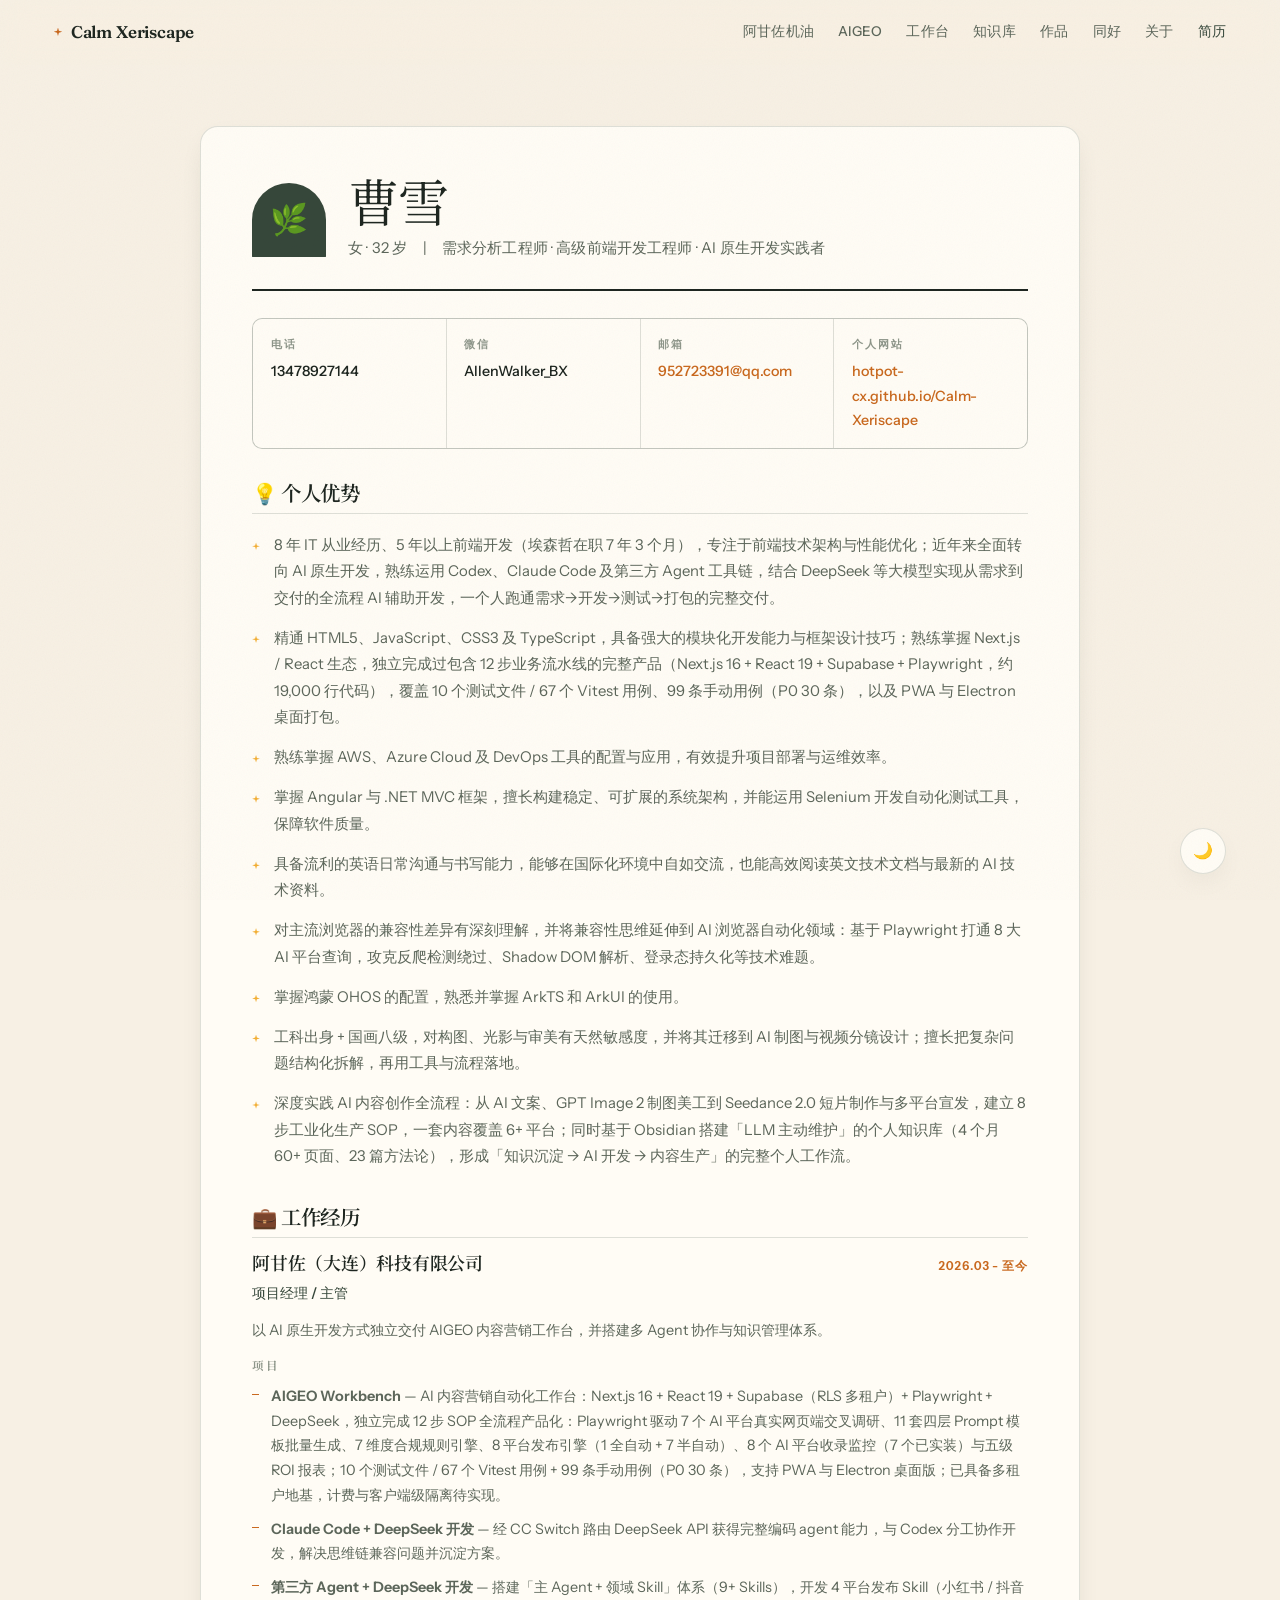
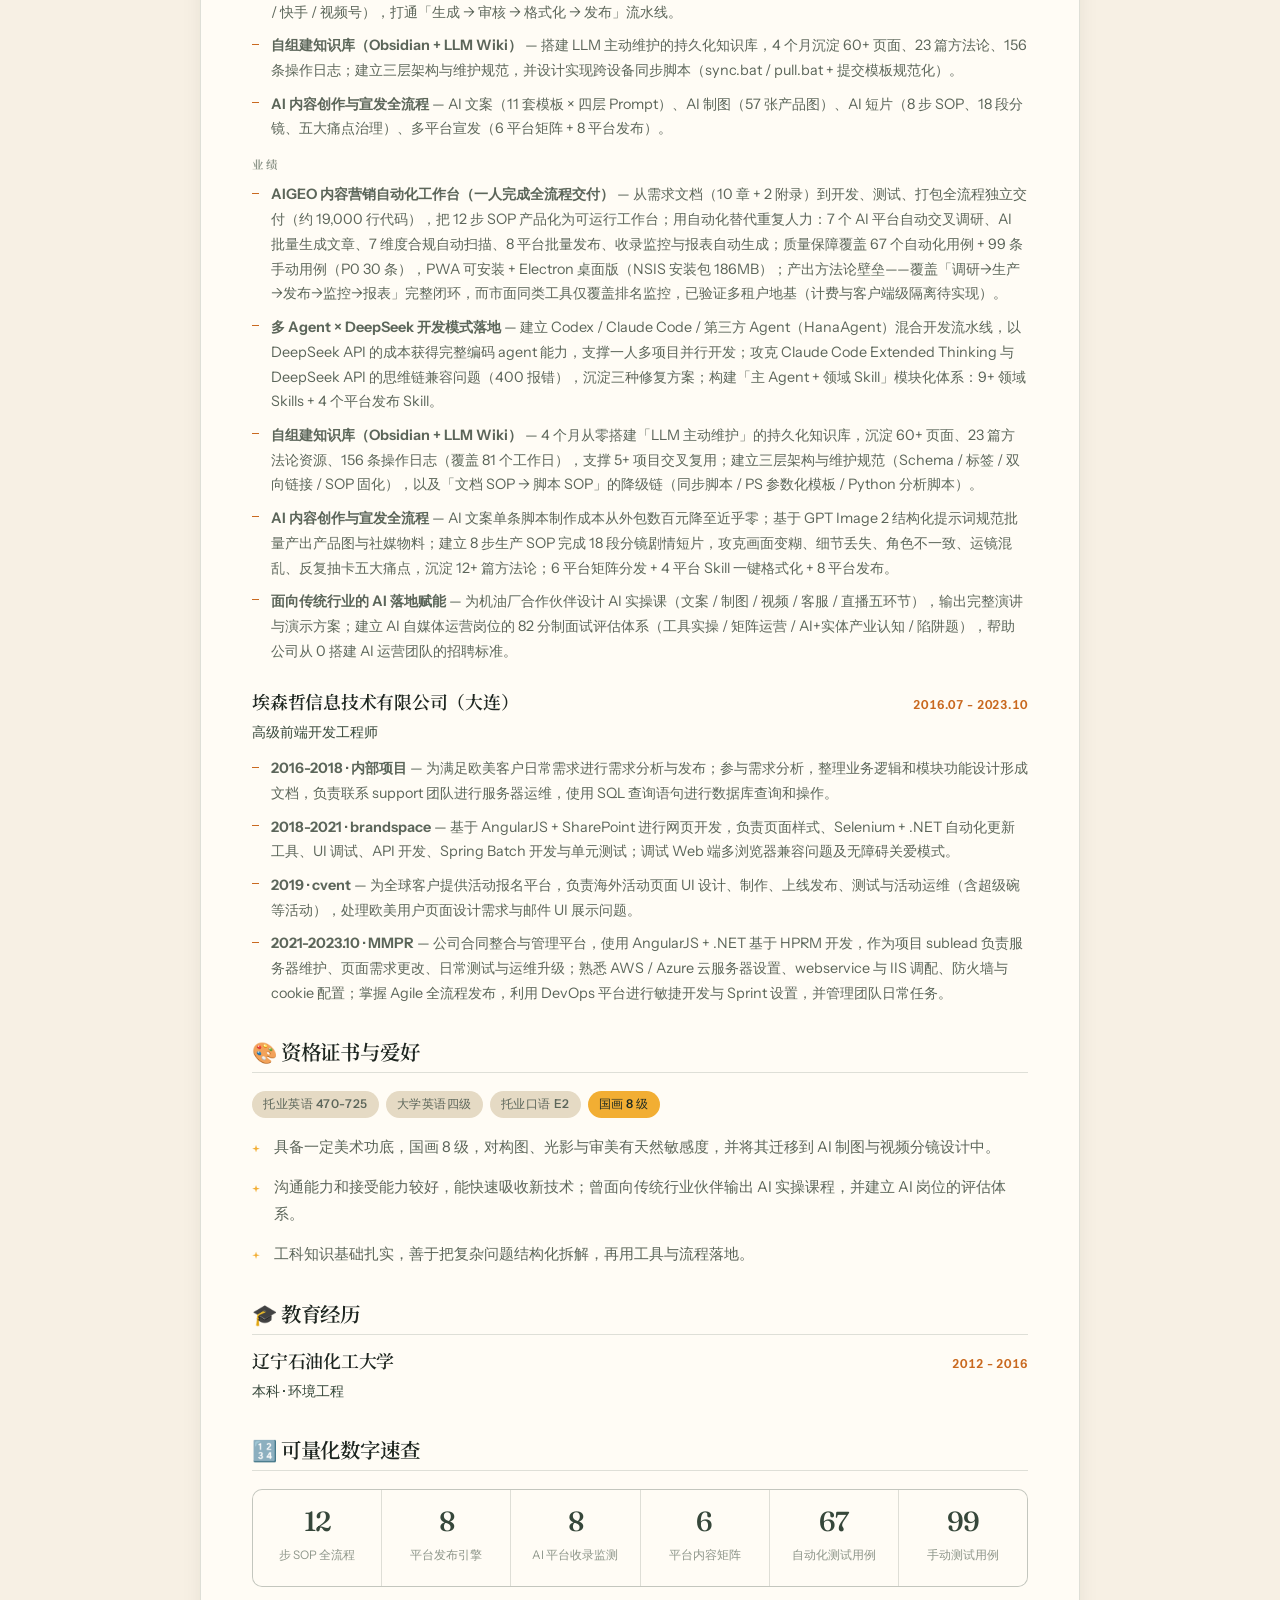
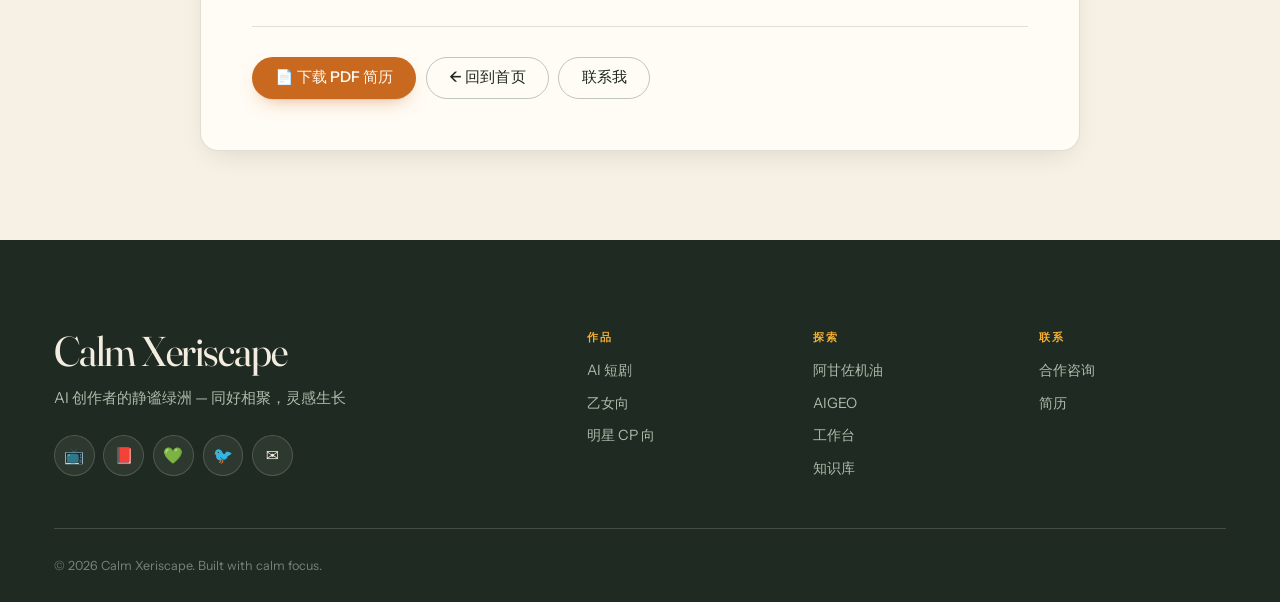
<file: resume.html>
<!DOCTYPE html>
<html lang="zh-CN" data-theme="light">
<head>
<meta charset="UTF-8">
<meta name="viewport" content="width=device-width, initial-scale=1.0">
<title>曹雪 · 简历 · Calm Xeriscape</title>
<meta name="description" content="曹雪 — 需求分析工程师 · 高级前端开发工程师 · AI 原生开发实践者，AIGEO Workbench 项目经理">
<meta name="author" content="曹雪">
<link rel="icon" href="data:image/svg+xml,<svg xmlns='http://www.w3.org/2000/svg' viewBox='0 0 100 100'><text y='.9em' font-size='90'>🌿</text></svg>">

<link rel="preconnect" href="https://fonts.googleapis.com">
<link rel="preconnect" href="https://fonts.gstatic.com" crossorigin>
<link href="https://fonts.googleapis.com/css2?family=Fraunces:ital,opsz,wght@0,9..144,300..700;1,9..144,300..700&family=Instrument+Sans:ital,wght@0,400..700;1,400..600&family=Noto+Serif+SC:wght@400;500;600;700&display=swap" rel="stylesheet">
<link rel="stylesheet" href="style.css">
</head>
<body>

<button class="theme-toggle" onclick="toggleTheme()" aria-label="切换主题" title="切换主题">
  <span class="icon-moon">🌙</span>
  <span class="icon-sun">☀️</span>
</button>

<nav class="nav" id="nav">
  <a href="index.html" class="nav-brand">Calm Xeriscape</a>
  <a href="index.html#aganzuo">阿甘佐机油</a>
  <a href="index.html#aigeo">AIGEO</a>
  <a href="index.html#workbench">工作台</a>
  <a href="index.html#kb">知识库</a>
  <a href="index.html#works">作品</a>
  <a href="index.html#community">同好</a>
  <a href="index.html#about">关于</a>
  <a href="resume.html" style="color: var(--primary-deep);">简历</a>
</nav>

<!-- ============================================ -->
<!-- Resume -->
<!-- ============================================ -->
<main class="resume-page">
  <div class="resume-card fade-in visible">
    <div class="resume-head">
      <div class="resume-avatar">🌿</div>
      <div>
        <h1>曹雪</h1>
        <p>女 · 32 岁　|　需求分析工程师 · 高级前端开发工程师 · AI 原生开发实践者</p>
      </div>
    </div>

    <!-- Contact -->
    <div class="resume-contact">
      <div class="contact-cell">
        <div class="label">电话</div>
        <div class="value">13478927144</div>
      </div>
      <div class="contact-cell">
        <div class="label">微信</div>
        <div class="value">AllenWalker_BX</div>
      </div>
      <div class="contact-cell">
        <div class="label">邮箱</div>
        <div class="value"><a href="mailto:952723391@qq.com">952723391@qq.com</a></div>
      </div>
      <div class="contact-cell">
        <div class="label">个人网站</div>
        <div class="value"><a href="https://hotpot-cx.github.io/Calm-Xeriscape/" target="_blank" rel="noopener">hotpot-cx.github.io/Calm-Xeriscape</a></div>
      </div>
    </div>

    <!-- ================================================================
         求职信息 —— 仅导出 PDF 时出现，网页上不显示（.print-only）
         ↓↓↓ 这里是要改数字时唯一需要动的地方 ↓↓↓
         ================================================================ -->
    <div class="resume-application print-only">
      <div>
        <div class="label">工作时长</div>
        <div class="value">8 年</div>
      </div>
      <div>
        <div class="label">求职意向</div>
        <div class="value">需求分析工程师</div>
      </div>
      <div>
        <div class="label">期望薪资</div>
        <div class="value">10–12K</div>
      </div>
      <div>
        <div class="label">期望城市</div>
        <div class="value">大连</div>
      </div>
    </div>

    <!-- Strengths -->
    <section class="resume-section">
      <h2><span class="no-print">💡 </span>个人优势</h2>
      <ul class="advantage-list">
        <li>8 年 IT 从业经历、5 年以上前端开发（埃森哲在职 7 年 3 个月），专注于前端技术架构与性能优化；近年来全面转向 AI 原生开发，熟练运用 Codex、Claude Code 及第三方 Agent 工具链，结合 DeepSeek 等大模型实现从需求到交付的全流程 AI 辅助开发，一个人跑通需求→开发→测试→打包的完整交付。</li>
        <li>精通 HTML5、JavaScript、CSS3 及 TypeScript，具备强大的模块化开发能力与框架设计技巧；熟练掌握 Next.js / React 生态，独立完成过包含 12 步业务流水线的完整产品（Next.js 16 + React 19 + Supabase + Playwright，约 19,000 行代码），覆盖 10 个测试文件 / 67 个 Vitest 用例、99 条手动用例（P0 30 条），以及 PWA 与 Electron 桌面打包。</li>
        <li>熟练掌握 AWS、Azure Cloud 及 DevOps 工具的配置与应用，有效提升项目部署与运维效率。</li>
        <li>掌握 Angular 与 .NET MVC 框架，擅长构建稳定、可扩展的系统架构，并能运用 Selenium 开发自动化测试工具，保障软件质量。</li>
        <li>具备流利的英语日常沟通与书写能力，能够在国际化环境中自如交流，也能高效阅读英文技术文档与最新的 AI 技术资料。</li>
        <li>对主流浏览器的兼容性差异有深刻理解，并将兼容性思维延伸到 AI 浏览器自动化领域：基于 Playwright 打通 8 大 AI 平台查询，攻克反爬检测绕过、Shadow DOM 解析、登录态持久化等技术难题。</li>
        <li>掌握鸿蒙 OHOS 的配置，熟悉并掌握 ArkTS 和 ArkUI 的使用。</li>
        <li>工科出身 + 国画八级，对构图、光影与审美有天然敏感度，并将其迁移到 AI 制图与视频分镜设计；擅长把复杂问题结构化拆解，再用工具与流程落地。</li>
        <li>深度实践 AI 内容创作全流程：从 AI 文案、GPT Image 2 制图美工到 Seedance 2.0 短片制作与多平台宣发，建立 8 步工业化生产 SOP，一套内容覆盖 6+ 平台；同时基于 Obsidian 搭建「LLM 主动维护」的个人知识库（4 个月 60+ 页面、23 篇方法论），形成「知识沉淀 → AI 开发 → 内容生产」的完整个人工作流。</li>
      </ul>
    </section>

    <!-- Work Experience -->
    <section class="resume-section">
      <h2><span class="no-print">💼 </span>工作经历</h2>

      <div class="resume-item">
        <div class="item-top">
          <h3>阿甘佐（大连）科技有限公司</h3>
          <span class="period">2026.03 - 至今</span>
        </div>
        <div class="role">项目经理 / 主管</div>
        <p>以 AI 原生开发方式独立交付 AIGEO 内容营销工作台，并搭建多 Agent 协作与知识管理体系。</p>

        <div class="resume-sub">
          <h4>项目</h4>
          <ul>
            <li><strong>AIGEO Workbench</strong> — AI 内容营销自动化工作台：Next.js 16 + React 19 + Supabase（RLS 多租户）+ Playwright + DeepSeek，独立完成 12 步 SOP 全流程产品化：Playwright 驱动 7 个 AI 平台真实网页端交叉调研、11 套四层 Prompt 模板批量生成、7 维度合规规则引擎、8 平台发布引擎（1 全自动 + 7 半自动）、8 个 AI 平台收录监控（7 个已实装）与五级 ROI 报表；10 个测试文件 / 67 个 Vitest 用例 + 99 条手动用例（P0 30 条），支持 PWA 与 Electron 桌面版；已具备多租户地基，计费与客户端级隔离待实现。</li>
            <li><strong>Claude Code + DeepSeek 开发</strong> — 经 CC Switch 路由 DeepSeek API 获得完整编码 agent 能力，与 Codex 分工协作开发，解决思维链兼容问题并沉淀方案。</li>
            <li><strong>第三方 Agent + DeepSeek 开发</strong> — 搭建「主 Agent + 领域 Skill」体系（9+ Skills），开发 4 平台发布 Skill（小红书 / 抖音 / 快手 / 视频号），打通「生成 → 审核 → 格式化 → 发布」流水线。</li>
            <li><strong>自组建知识库（Obsidian + LLM Wiki）</strong> — 搭建 LLM 主动维护的持久化知识库，4 个月沉淀 60+ 页面、23 篇方法论、156 条操作日志；建立三层架构与维护规范，并设计实现跨设备同步脚本（sync.bat / pull.bat + 提交模板规范化）。</li>
            <li><strong>AI 内容创作与宣发全流程</strong> — AI 文案（11 套模板 × 四层 Prompt）、AI 制图（57 张产品图）、AI 短片（8 步 SOP、18 段分镜、五大痛点治理）、多平台宣发（6 平台矩阵 + 8 平台发布）。</li>
          </ul>
        </div>

        <div class="resume-sub">
          <h4>业绩</h4>
          <ul>
            <li><strong>AIGEO 内容营销自动化工作台（一人完成全流程交付）</strong> — 从需求文档（10 章 + 2 附录）到开发、测试、打包全流程独立交付（约 19,000 行代码），把 12 步 SOP 产品化为可运行工作台；用自动化替代重复人力：7 个 AI 平台自动交叉调研、AI 批量生成文章、7 维度合规自动扫描、8 平台批量发布、收录监控与报表自动生成；质量保障覆盖 67 个自动化用例 + 99 条手动用例（P0 30 条），PWA 可安装 + Electron 桌面版（NSIS 安装包 186MB）；产出方法论壁垒——覆盖「调研→生产→发布→监控→报表」完整闭环，而市面同类工具仅覆盖排名监控，已验证多租户地基（计费与客户端级隔离待实现）。</li>
            <li><strong>多 Agent × DeepSeek 开发模式落地</strong> — 建立 Codex / Claude Code / 第三方 Agent（HanaAgent）混合开发流水线，以 DeepSeek API 的成本获得完整编码 agent 能力，支撑一人多项目并行开发；攻克 Claude Code Extended Thinking 与 DeepSeek API 的思维链兼容问题（400 报错），沉淀三种修复方案；构建「主 Agent + 领域 Skill」模块化体系：9+ 领域 Skills + 4 个平台发布 Skill。</li>
            <li><strong>自组建知识库（Obsidian + LLM Wiki）</strong> — 4 个月从零搭建「LLM 主动维护」的持久化知识库，沉淀 60+ 页面、23 篇方法论资源、156 条操作日志（覆盖 81 个工作日），支撑 5+ 项目交叉复用；建立三层架构与维护规范（Schema / 标签 / 双向链接 / SOP 固化），以及「文档 SOP → 脚本 SOP」的降级链（同步脚本 / PS 参数化模板 / Python 分析脚本）。</li>
            <li><strong>AI 内容创作与宣发全流程</strong> — AI 文案单条脚本制作成本从外包数百元降至近乎零；基于 GPT Image 2 结构化提示词规范批量产出产品图与社媒物料；建立 8 步生产 SOP 完成 18 段分镜剧情短片，攻克画面变糊、细节丢失、角色不一致、运镜混乱、反复抽卡五大痛点，沉淀 12+ 篇方法论；6 平台矩阵分发 + 4 平台 Skill 一键格式化 + 8 平台发布。</li>
            <li><strong>面向传统行业的 AI 落地赋能</strong> — 为机油厂合作伙伴设计 AI 实操课（文案 / 制图 / 视频 / 客服 / 直播五环节），输出完整演讲与演示方案；建立 AI 自媒体运营岗位的 82 分制面试评估体系（工具实操 / 矩阵运营 / AI+实体产业认知 / 陷阱题），帮助公司从 0 搭建 AI 运营团队的招聘标准。</li>
          </ul>
        </div>
      </div>

      <div class="resume-item">
        <div class="item-top">
          <h3>埃森哲信息技术有限公司（大连）</h3>
          <span class="period">2016.07 - 2023.10</span>
        </div>
        <div class="role">高级前端开发工程师</div>
        <ul>
          <li><strong>2016-2018 · 内部项目</strong> — 为满足欧美客户日常需求进行需求分析与发布；参与需求分析，整理业务逻辑和模块功能设计形成文档，负责联系 support 团队进行服务器运维，使用 SQL 查询语句进行数据库查询和操作。</li>
          <li><strong>2018-2021 · brandspace</strong> — 基于 AngularJS + SharePoint 进行网页开发，负责页面样式、Selenium + .NET 自动化更新工具、UI 调试、API 开发、Spring Batch 开发与单元测试；调试 Web 端多浏览器兼容问题及无障碍关爱模式。</li>
          <li><strong>2019 · cvent</strong> — 为全球客户提供活动报名平台，负责海外活动页面 UI 设计、制作、上线发布、测试与活动运维（含超级碗等活动），处理欧美用户页面设计需求与邮件 UI 展示问题。</li>
          <li><strong>2021-2023.10 · MMPR</strong> — 公司合同整合与管理平台，使用 AngularJS + .NET 基于 HPRM 开发，作为项目 sublead 负责服务器维护、页面需求更改、日常测试与运维升级；熟悉 AWS / Azure 云服务器设置、webservice 与 IIS 调配、防火墙与 cookie 配置；掌握 Agile 全流程发布，利用 DevOps 平台进行敏捷开发与 Sprint 设置，并管理团队日常任务。</li>
        </ul>
      </div>
    </section>

    <!-- Certificates & Hobbies -->
    <section class="resume-section">
      <h2><span class="no-print">🎨 </span>资格证书与爱好</h2>
      <div class="resume-tags">
        <span class="tag">托业英语 470-725</span>
        <span class="tag">大学英语四级</span>
        <span class="tag">托业口语 E2</span>
        <span class="tag accent">国画 8 级</span>
      </div>
      <ul class="advantage-list" style="margin-top: 1rem;">
        <li>具备一定美术功底，国画 8 级，对构图、光影与审美有天然敏感度，并将其迁移到 AI 制图与视频分镜设计中。</li>
        <li>沟通能力和接受能力较好，能快速吸收新技术；曾面向传统行业伙伴输出 AI 实操课程，并建立 AI 岗位的评估体系。</li>
        <li>工科知识基础扎实，善于把复杂问题结构化拆解，再用工具与流程落地。</li>
      </ul>
    </section>

    <!-- Education -->
    <section class="resume-section">
      <h2><span class="no-print">🎓 </span>教育经历</h2>
      <div class="resume-item" style="margin-bottom: 0;">
        <div class="item-top">
          <h3>辽宁石油化工大学</h3>
          <span class="period">2012 - 2016</span>
        </div>
        <div class="role">本科 · 环境工程</div>
      </div>
    </section>

    <!-- Key Numbers -->
    <section class="resume-section">
      <h2><span class="no-print">🔢 </span>可量化数字速查</h2>
      <div class="resume-stats">
        <div class="resume-stat"><b>12</b><span>步 SOP 全流程</span></div>
        <div class="resume-stat"><b>8</b><span>平台发布引擎</span></div>
        <div class="resume-stat"><b>8</b><span>AI 平台收录监测</span></div>
        <div class="resume-stat"><b>6</b><span>平台内容矩阵</span></div>
        <div class="resume-stat"><b>67</b><span>自动化测试用例</span></div>
        <div class="resume-stat"><b>99</b><span>手动测试用例</span></div>
      </div>
    </section>

    <div class="resume-actions">
      <a href="曹雪简历.pdf" class="btn btn-primary" download>📄 下载 PDF 简历</a>
      <a href="index.html" class="btn btn-ghost">← 回到首页</a>
      <a href="mailto:952723391@qq.com" class="btn btn-ghost">联系我</a>
    </div>
  </div>
</main>

<!-- ============================================ -->
<!-- Footer -->
<!-- ============================================ -->
<footer class="footer" id="contact">
  <div class="footer-inner">
    <div class="footer-brand">
      <h3>Calm Xeriscape</h3>
      <p>AI 创作者的静谧绿洲 — 同好相聚，灵感生长</p>
      <div class="footer-social">
        <a href="https://space.bilibili.com/6553521?spm_id_from=333.337.0.0" target="_blank" rel="noopener" aria-label="Bilibili" title="Bilibili">📺</a>
        <a href="https://www.xiaohongshu.com/user/profile/5f6b4ee9000000000101ce66" target="_blank" rel="noopener" aria-label="小红书" title="小红书">📕</a>
        <a href="#" aria-label="微信" title="微信">💚</a>
        <a href="https://weibo.com/u/3119537657" target="_blank" rel="noopener" aria-label="微博" title="微博">🐦</a>
        <a href="#" aria-label="Email" title="Email">✉️</a>
      </div>
    </div>

    <div class="footer-links">
      <div class="footer-col">
        <h4>作品</h4>
        <a href="index.html#works">AI 短剧</a>
        <a href="index.html#works">乙女向</a>
        <a href="index.html#works">明星 CP 向</a>
      </div>
      <div class="footer-col">
        <h4>探索</h4>
        <a href="index.html#aganzuo">阿甘佐机油</a>
        <a href="index.html#aigeo">AIGEO</a>
        <a href="index.html#workbench">工作台</a>
        <a href="index.html#kb">知识库</a>
      </div>
      <div class="footer-col">
        <h4>联系</h4>
        <a href="mailto:952723391@qq.com">合作咨询</a>
        <a href="resume.html">简历</a>
      </div>
    </div>
  </div>

  <div class="footer-bottom">
    <p>&copy; 2026 Calm Xeriscape. Built with calm focus.</p>
  </div>
</footer>

<script>
// Theme Toggle
function toggleTheme() {
  const html = document.documentElement;
  const current = html.getAttribute('data-theme');
  const next = current === 'light' ? 'dark' : 'light';
  html.setAttribute('data-theme', next);
  localStorage.setItem('theme', next);
}

// Load saved theme
(function() {
  const saved = localStorage.getItem('theme');
  if (saved) {
    document.documentElement.setAttribute('data-theme', saved);
  } else if (window.matchMedia('(prefers-color-scheme: dark)').matches) {
    document.documentElement.setAttribute('data-theme', 'dark');
  }
})();

// Navigation scroll effect
const nav = document.getElementById('nav');
window.addEventListener('scroll', () => {
  nav.classList.toggle('scrolled', window.scrollY > 80);
});
</script>

</body>
</html>
</file>
<file: style.css>
/* ============================================================================
   Calm Xeriscape — Editorial Reskin
   2026-09-29
   路线① 编辑风（ref4 Han 单页简历）为主 + 路线② 拼贴风的结构细节
   配色：奶油纸底 + 降饱和墨绿 + 暖橙（压绿提暖）
   字体：Fraunces（展示衬线） + Instrument Sans（正文）
   ---------------------------------------------------------------------------
   §0 设计令牌   §1 基础与排版   §2 布局与版面   §3 装饰原语
   §4 交互元素   §5 导航         §6 Hero        §7 区块头
   §8 卡片族     §9 工作台       §10 知识库     §11 作品
   §12 同好      §13 关于        §14 页脚       §15 简历页
   §16 动效      §17 响应式      §18 工具类
   ============================================================================ */

/* ============================================================
   §0 设计令牌
   ============================================================ */
:root {
  /* —— 纸张层 —— */
  --paper:        #F7F0E4;
  --paper-2:      #EFE5D3;
  --paper-3:      #E5DAC4;   /* 沙色 */
  --surface:      #FFFCF5;
  --surface-2:    #FBF6EB;

  /* —— 墨绿层（降饱和）—— */
  --forest:       #36473A;
  --forest-2:     #2A3830;
  --forest-deep:  #1E2A22;

  /* —— 暖橙层 —— */
  --orange:       #C9691F;   /* 主强调，奶油底上对比度足够 */
  --orange-2:     #E08A2E;
  --amber:        #F2AE33;   /* 取自 ref4 实测 #F8B431，略收一档 */
  --amber-soft:   #F7D9A0;

  /* —— 金橄榄（水印 / 细节）—— */
  --gold:         #977A47;

  /* —— 文本 —— */
  --ink:          #1E2620;
  --ink-2:        #5C665A;
  --ink-3:        #8E968A;
  --on-dark:      #F3EDE0;
  --on-dark-2:    #AEBAA9;
  /* 封面永远是深绿底 → 它的文字必须是固定奶白。
     不要用 --paper / --on-dark 这类会随主题翻转的 token，否则深色主题下会变成深字压深绿。 */
  --on-cover:     #F6EFDD;

  /* —— 线条 —— */
  --rule:         rgba(54, 71, 58, .16);
  --rule-2:       rgba(54, 71, 58, .30);
  --rule-dark:    rgba(243, 237, 224, .18);

  /* —— 阴影（克制的纸感）—— */
  --shadow-xs:    0 1px 2px rgba(30, 38, 32, .05);
  --shadow-sm:    0 2px 10px rgba(30, 38, 32, .06);
  --shadow:       0 10px 30px -12px rgba(30, 38, 32, .16);
  --shadow-lg:    0 26px 60px -24px rgba(30, 38, 32, .26);

  /* —— 圆角 —— */
  --r-xs: 3px;
  --r-sm: 6px;
  --r:    10px;
  --r-lg: 18px;
  --r-arch: 999px 999px 12px 12px;   /* 拱形（ref4 人像裁切）*/
  --r-full: 999px;

  /* —— 字体 —— */
  --f-display: 'Fraunces', 'Noto Serif SC', 'Songti SC', 'Source Han Serif SC', serif;
  --f-body:    'Instrument Sans', 'Noto Sans SC', -apple-system, 'PingFang SC', 'Microsoft YaHei', system-ui, sans-serif;
  --f-mono:    ui-monospace, 'SFMono-Regular', Menlo, Consolas, monospace;

  /* —— 版心 —— */
  --w-narrow: 720px;
  --w-text:   880px;
  --w-wide:   1180px;
  --w-max:    1340px;
  --gutter:   clamp(20px, 4.2vw, 64px);

  /* —— 动效 —— */
  --ease: cubic-bezier(.22, 1, .36, 1);
  --ease-out: cubic-bezier(.16, 1, .3, 1);
  --t-fast: .18s var(--ease);
  --t: .42s var(--ease);
  --t-theme: .55s var(--ease);

  --grain: .042;

  /* —— 旧变量兼容映射（避免遗留引用失效）—— */
  --bg: var(--paper);
  --bg-alt: var(--paper-2);
  --primary: var(--forest);
  --primary-deep: var(--forest);
  --primary-soft: var(--amber-soft);
  --accent: var(--orange);
  --accent-warm: var(--orange);
  --accent-soft: var(--amber-soft);
  --text: var(--ink);
  --text-secondary: var(--ink-2);
  --text-muted: var(--ink-3);
  --border: var(--rule);
  --border-strong: var(--rule-2);
  --radius-sm: var(--r-sm);
  --radius: var(--r);
  --radius-lg: var(--r-lg);
  --radius-xl: var(--r-lg);
  --radius-full: var(--r-full);
  --font-display: var(--f-display);
  --font-body: var(--f-body);
  --blob-opacity-1: .30;
  --blob-opacity-2: .22;
  --blob-opacity-3: .18;
  --noise-opacity: var(--grain);
}

[data-theme="dark"] {
  --paper:        #16201A;
  --paper-2:      #1B261F;
  --paper-3:      #223026;
  --surface:      #1E2A22;
  --surface-2:    #223027;

  --forest:       #3E5243;
  --forest-2:     #47604C;
  --forest-deep:  #0F1712;

  --orange:       #E08A2E;
  --orange-2:     #EBA249;
  --amber:        #E9A93C;
  --amber-soft:   #4A3A20;

  --gold:         #B39358;

  --ink:          #F0EADC;
  --ink-2:        #A9B4A5;
  --ink-3:        #71806F;
  --on-dark:      #F3EDE0;
  --on-dark-2:    #A8B3A3;

  --rule:         rgba(240, 234, 220, .14);
  --rule-2:       rgba(240, 234, 220, .26);
  --rule-dark:    rgba(240, 234, 220, .16);

  --shadow-xs: 0 1px 2px rgba(0, 0, 0, .3);
  --shadow-sm: 0 2px 10px rgba(0, 0, 0, .3);
  --shadow:    0 10px 30px -12px rgba(0, 0, 0, .5);
  --shadow-lg: 0 26px 60px -24px rgba(0, 0, 0, .6);

  --grain: .04;
  --blob-opacity-1: .18;
  --blob-opacity-2: .14;
  --blob-opacity-3: .10;
}

/* ============================================================
   §1 基础与排版
   ============================================================ */
*, *::before, *::after { box-sizing: border-box; margin: 0; padding: 0; }

html {
  scroll-behavior: smooth;
  font-size: 16px;
  -webkit-text-size-adjust: 100%;
  scroll-padding-top: 90px;
}

body {
  font-family: var(--f-body);
  font-size: 1rem;
  line-height: 1.72;
  color: var(--ink);
  background: var(--paper);
  -webkit-font-smoothing: antialiased;
  text-rendering: optimizeLegibility;
  /* 装饰元素（胶带/手绘圈）会略微出界，这里兜住横向溢出，避免出现横向滚动条 */
  overflow-x: hidden;
  transition: background var(--t-theme), color var(--t-theme);
  font-feature-settings: "kern" 1, "liga" 1, "calt" 1;
}

/* 纸纹颗粒 —— 让纯色底有物的质感 */
body::after {
  content: "";
  position: fixed;
  inset: 0;
  pointer-events: none;
  z-index: 9999;
  opacity: var(--grain);
  background-image: url("data:image/svg+xml,%3Csvg xmlns='http://www.w3.org/2000/svg' width='200' height='200'%3E%3Cfilter id='n'%3E%3CfeTurbulence type='fractalNoise' baseFrequency='.82' numOctaves='4' stitchTiles='stitch'/%3E%3C/filter%3E%3Crect width='200' height='200' filter='url(%23n)'/%3E%3C/svg%3E");
  mix-blend-mode: multiply;
}
[data-theme="dark"] body::after { mix-blend-mode: screen; }

img, svg, video { max-width: 100%; height: auto; display: block; }
a { color: inherit; text-decoration: none; }
ul, ol { list-style: none; }
button { font: inherit; color: inherit; background: none; border: 0; cursor: pointer; }
::selection { background: var(--amber); color: var(--forest-deep); }

:focus-visible {
  outline: 2px solid var(--orange);
  outline-offset: 3px;
  border-radius: 2px;
}

/* —— 展示字体：把 Fraunces 的高对比光学尺寸推满 —— */
h1, h2, h3, h4, .display {
  font-family: var(--f-display);
  font-weight: 500;
  line-height: 1.04;
  letter-spacing: -.022em;
  color: var(--ink);
  font-variation-settings: "opsz" 144, "SOFT" 0, "WONK" 1;
  text-wrap: balance;
}

h1 { font-size: clamp(3.1rem, 9.2vw, 7.6rem); font-weight: 400; line-height: .93; }
h2 { font-size: clamp(2.05rem, 4.6vw, 3.7rem); font-weight: 400; }
h3 { font-size: clamp(1.32rem, 2.1vw, 1.72rem); font-weight: 500; letter-spacing: -.014em; }
h4 { font-size: 1.06rem; font-weight: 600; letter-spacing: -.006em; line-height: 1.3; }

p { text-wrap: pretty; }
strong, b { font-weight: 650; }

em, .italic {
  font-style: italic;
  font-variation-settings: "opsz" 144, "SOFT" 40, "WONK" 1;
}

/* —— 编辑风眉标：宽字距小字 + 橙色四角星 —— */
.eyebrow,
.section-label {
  display: inline-flex;
  align-items: center;
  gap: .55em;
  font-family: var(--f-body);
  font-size: .715rem;
  font-weight: 600;
  letter-spacing: .21em;
  text-transform: uppercase;
  color: var(--orange);
  line-height: 1;
  margin-bottom: 1.05rem;
}
.eyebrow::before,
.section-label::before {
  content: "";
  width: .62em; height: .62em;
  flex: none;
  background: currentColor;
  clip-path: polygon(50% 0%, 61% 39%, 100% 50%, 61% 61%, 50% 100%, 39% 61%, 0% 50%, 39% 39%);
}
.section-label.plain::before { display: none; }

.on-dark .section-label,
.section-dark .section-label,
.section-dark .eyebrow { color: var(--amber); }

.lead {
  font-size: clamp(1.02rem, 1.35vw, 1.16rem);
  color: var(--ink-2);
  line-height: 1.78;
  max-width: 62ch;
}

.muted { color: var(--ink-3); }
.tnum { font-variant-numeric: tabular-nums; }

/* ============================================================
   §2 布局与版面
   ============================================================ */
.section {
  position: relative;
  padding: clamp(64px, 9.5vw, 138px) var(--gutter);
}
.section-alt { background: var(--paper-2); }

/* —— 满幅琥珀色块（ref4 的 Experience 块）：整段反色 —— */
.section-amber {
  background: var(--amber);
  color: #241A0C;
}
.section-amber h2, .section-amber h3, .section-amber h4 { color: #241A0C; }
.section-amber .section-label { color: #6B3E0A; }
.section-amber .section-header p { color: rgba(36,26,12,.74); }
.section-amber .work-card {
  background: #FFFDF6;
  border-color: transparent;
  box-shadow: 0 22px 46px -28px rgba(64,42,8,.55);
}
.section-amber .work-card::before { color: rgba(36,26,12,.22); }
.section-amber .work-card p { color: #4A3A22; }
.section-amber .work-card h3 { color: #241A0C; }
.section-amber .tag { background: rgba(36,26,12,.1); color: #3E2C12; }
.section-amber .tag.accent { background: #241A0C; color: var(--amber); }
.section-amber .work-link { color: #7A4408; }
.section-amber .work-card-soon { background: rgba(255,253,246,.5); }
.section-amber .showcase-section { border-top-color: rgba(36,26,12,.18); }
.section-amber .showcase-card { background: rgba(255,253,246,.62); border-color: transparent; }
.section-amber .showcase-caption { color: rgba(36,26,12,.62); }
.section-amber .watermark { -webkit-text-stroke-color: rgba(36,26,12,.15); }
.section-amber .badge-soon { background: #241A0C; color: var(--amber); }
.section-dark {
  background: var(--forest);
  color: var(--on-dark);
}
.section-dark h1, .section-dark h2, .section-dark h3, .section-dark h4 { color: var(--on-dark); }
.section-dark p, .section-dark li { color: var(--on-dark-2); }

/* —— 深色区块内的「浅底卡片」必须把文字还原成深色墨 ——
   否则会继承 .section-dark 的奶油色，形成奶油字压白卡、几乎不可读。
   这是渲染自检时实际抓到的 bug，勿删。 —— */
.section-dark .aigeo-stat-card,
.section-dark .aigeo-feature-card,
.section-dark .wb-learning-card,
.section-dark .wb-step,
.section-dark .aigeo-schema-showcase { color: var(--ink); }

.section-dark .aigeo-stat-card h3, .section-dark .aigeo-stat-card h4,
.section-dark .aigeo-feature-card h3, .section-dark .aigeo-feature-card h4,
.section-dark .wb-learning-card h3, .section-dark .wb-learning-card h4,
.section-dark .wb-step,
.section-dark .aigeo-schema-showcase h3,
.section-dark .stat-label,
.section-dark .wb-pipeline .section-label { color: var(--ink); }

.section-dark .aigeo-stat-card p, .section-dark .aigeo-stat-card li,
.section-dark .aigeo-feature-card p, .section-dark .aigeo-feature-card li,
.section-dark .wb-learning-card p, .section-dark .wb-learning-card li,
.section-dark .aigeo-schema-showcase p,
.section-dark .stat-desc,
.section-dark .schema-subtitle { color: var(--ink-2); }

.section-dark .stat-number { color: var(--forest); }
.section-dark .schema-tag { color: var(--forest); background: var(--paper-2); }
.section-dark .tag { background: var(--paper-3); color: var(--ink-2); }
.section-dark .tag.accent { background: var(--amber); color: var(--forest-deep); }
.section-dark .wb-pipeline { background: var(--paper-2); }

.section-wrap { max-width: var(--w-wide); margin: 0 auto; position: relative; z-index: 1; }
.wide { max-width: var(--w-max); margin: 0 auto; }
.narrow { max-width: var(--w-text); margin: 0 auto; }

.rule { height: 1px; background: var(--rule); border: 0; margin: 0; }
.rule-inset { max-width: var(--w-wide); margin: 0 auto; }
.rule-double {
  height: 5px;
  border-top: 1px solid var(--rule-2);
  border-bottom: 1px solid var(--rule);
  background: none;
}

.offset-right { margin-left: auto; }
@media (min-width: 900px) {
  .indent { padding-left: clamp(0px, 12vw, 180px); }
}

.section-header { max-width: 44rem; margin-bottom: clamp(2.4rem, 4.6vw, 4rem); }
.section-header h2 { margin-bottom: .95rem; }
.section-header p { color: var(--ink-2); font-size: 1.03rem; }
.section-dark .section-header p { color: var(--on-dark-2); }

/* ============================================================
   §3 装饰原语
   ============================================================ */

/* 拱形图片框（ref4 人像裁切） */
.arch {
  border-radius: var(--r-arch);
  overflow: hidden;
  background: var(--paper-3);
  box-shadow: var(--shadow);
}
.arch img { width: 100%; height: 100%; object-fit: cover; }

/* 巨大描边水印字（ref4 的 RESUME×3） */
.watermark {
  position: absolute;
  left: 0; right: 0;
  bottom: -.12em;
  font-family: var(--f-display);
  font-size: clamp(4.5rem, 17vw, 15rem);
  font-weight: 700;
  line-height: .78;
  letter-spacing: -.03em;
  white-space: nowrap;
  overflow: hidden;
  pointer-events: none;
  user-select: none;
  color: transparent;
  -webkit-text-stroke: 1px var(--rule-2);
  z-index: 0;
}
.watermark.on-dark { -webkit-text-stroke-color: rgba(243, 237, 224, .15); }

.numeral {
  font-family: var(--f-display);
  font-size: clamp(2.3rem, 4.4vw, 3.5rem);
  font-weight: 300;
  line-height: .8;
  letter-spacing: -.03em;
  color: var(--rule-2);
  font-variant-numeric: lining-nums;
  transition: color var(--t);
}

.vertical {
  writing-mode: vertical-rl;
  text-orientation: mixed;
  font-size: .68rem;
  letter-spacing: .28em;
  text-transform: uppercase;
  color: var(--ink-3);
}

/* ============================================================
   §4 交互元素
   ============================================================ */
.btn {
  display: inline-flex;
  align-items: center;
  gap: .5em;
  padding: .84em 1.5em;
  font-size: .925rem;
  font-weight: 560;
  letter-spacing: .005em;
  line-height: 1;
  border-radius: var(--r-full);
  border: 1px solid transparent;
  transition: background var(--t-fast), color var(--t-fast),
              border-color var(--t-fast), transform var(--t-fast), box-shadow var(--t-fast);
  white-space: nowrap;
}
.btn:hover { transform: translateY(-2px); }
.btn:active { transform: translateY(0); }

.btn-primary {
  background: var(--orange);
  color: #FFF8EC;
  box-shadow: 0 1px 0 rgba(0,0,0,.06), 0 8px 20px -10px rgba(201, 105, 31, .65);
}
.btn-primary:hover {
  background: var(--orange-2);
  box-shadow: 0 1px 0 rgba(0,0,0,.06), 0 14px 30px -12px rgba(201, 105, 31, .75);
}

.btn-ghost {
  background: transparent;
  color: var(--ink);
  border-color: var(--rule-2);
}
.btn-ghost:hover { border-color: var(--forest); background: rgba(54, 71, 58, .05); }

.section-dark .btn-ghost { color: var(--on-dark); border-color: var(--rule-dark); }
.section-dark .btn-ghost:hover { background: rgba(243, 237, 224, .09); border-color: var(--amber); }

.btn-arrow::after {
  content: "→";
  font-size: .92em;
  transition: transform var(--t-fast);
}
.btn-arrow:hover::after { transform: translateX(3px); }

.tag {
  display: inline-flex;
  align-items: center;
  padding: .34em .82em;
  font-size: .755rem;
  font-weight: 550;
  letter-spacing: .045em;
  line-height: 1.4;
  color: var(--ink-2);
  background: var(--paper-3);
  border-radius: var(--r-full);
  border: 1px solid transparent;
  transition: color var(--t-fast), background var(--t-fast), border-color var(--t-fast);
}
.tag.accent { color: var(--forest-deep); background: var(--amber); }
.tag-outline { background: transparent; border-color: var(--rule-2); color: var(--ink-2); }
.section-dark .tag { background: rgba(243,237,224,.1); color: var(--on-dark-2); }
.tag-row { display: flex; flex-wrap: wrap; gap: .48rem; }

/* ============================================================
   §5 导航
   ============================================================ */
.nav {
  position: fixed;
  inset: 0 0 auto 0;
  z-index: 100;
  display: flex;
  align-items: center;
  gap: clamp(.7rem, 1.9vw, 1.7rem);
  padding: 1.05rem var(--gutter);
  background: color-mix(in srgb, var(--paper) 84%, transparent);
  backdrop-filter: saturate(150%) blur(14px);
  -webkit-backdrop-filter: saturate(150%) blur(14px);
  border-bottom: 1px solid transparent;
  transition: padding var(--t), border-color var(--t), background var(--t-theme);
}
.nav.scrolled {
  padding-top: .68rem;
  padding-bottom: .68rem;
  border-bottom-color: var(--rule);
}

/* —— 首页：封面为深绿，导航浮在其上（奶白字），滚动后切回奶白底 —— */
.nav.nav-over-cover {
  background: transparent;
  backdrop-filter: none;
  -webkit-backdrop-filter: none;
  border-bottom-color: transparent;
}
.nav.nav-over-cover .nav-brand { color: var(--on-cover); }
.nav.nav-over-cover > a:not(.nav-brand) { color: rgba(246,239,221,.76); }
.nav.nav-over-cover > a:not(.nav-brand):hover { color: var(--on-cover); }
.nav.nav-over-cover.scrolled {
  background: color-mix(in srgb, var(--paper) 90%, transparent);
  backdrop-filter: saturate(150%) blur(14px);
  -webkit-backdrop-filter: saturate(150%) blur(14px);
  border-bottom-color: var(--rule);
}
.nav.nav-over-cover.scrolled .nav-brand { color: var(--ink); }
.nav.nav-over-cover.scrolled > a:not(.nav-brand) { color: var(--ink-2); }
.nav.nav-over-cover.scrolled > a:not(.nav-brand):hover { color: var(--ink); }

.nav-brand {
  font-family: var(--f-display);
  font-size: 1.06rem;
  font-weight: 600;
  letter-spacing: -.01em;
  margin-right: auto;
  display: inline-flex;
  align-items: center;
  gap: .5em;
  transition: color var(--t-fast);
}
.nav-brand::before {
  content: "";
  width: .5em; height: .5em;
  background: var(--orange);
  clip-path: polygon(50% 0%, 61% 39%, 100% 50%, 61% 61%, 50% 100%, 39% 61%, 0% 50%, 39% 39%);
}
.nav-brand:hover { color: var(--orange); }

.nav > a:not(.nav-brand) {
  font-size: .845rem;
  font-weight: 500;
  letter-spacing: .012em;
  color: var(--ink-2);
  position: relative;
  padding: .25em 0;
  transition: color var(--t-fast);
}
.nav > a:not(.nav-brand)::after {
  content: "";
  position: absolute;
  left: 0; bottom: 0;
  width: 100%; height: 1.5px;
  background: var(--orange);
  transform: scaleX(0);
  transform-origin: left;
  transition: transform var(--t);
}
.nav > a:not(.nav-brand):hover { color: var(--ink); }
.nav > a:not(.nav-brand):hover::after { transform: scaleX(1); }

/* 导航里的首要动作（简历）：做成橙色胶囊，优先级一眼可见 */
.nav > a.nav-cta {
  padding: .52em 1.1em;
  font-size: .815rem;
  font-weight: 620;
  color: #FFF8EC;
  background: var(--orange);
  border-radius: var(--r-full);
  transition: background var(--t-fast), transform var(--t-fast), box-shadow var(--t-fast);
  box-shadow: 0 1px 0 rgba(0,0,0,.05), 0 6px 16px -8px rgba(201,105,31,.6);
}
.nav > a.nav-cta::after { display: none; }
.nav > a.nav-cta:hover {
  color: #FFF8EC;
  background: var(--orange-2);
  transform: translateY(-1px);
  box-shadow: 0 1px 0 rgba(0,0,0,.05), 0 10px 22px -10px rgba(201,105,31,.7);
}

.theme-toggle {
  position: fixed;
  right: var(--gutter);
  bottom: 1.6rem;
  z-index: 120;
  width: 2.9rem; height: 2.9rem;
  display: grid;
  place-items: center;
  font-size: 1rem;
  background: var(--surface);
  border: 1px solid var(--rule);
  border-radius: var(--r-full);
  box-shadow: var(--shadow);
  transition: transform var(--t), box-shadow var(--t), background var(--t-theme);
}
.theme-toggle:hover { transform: translateY(-3px) rotate(-8deg); box-shadow: var(--shadow-lg); }
.theme-toggle .icon-sun { display: none; }
[data-theme="dark"] .theme-toggle .icon-moon { display: none; }
[data-theme="dark"] .theme-toggle .icon-sun { display: inline; }

/* ============================================================
   §6 Hero —— 编辑风跨页版式
   ============================================================ */
.hero {
  position: relative;
  min-height: 100svh;
  display: flex;
  align-items: center;
  padding: clamp(110px, 15vh, 168px) var(--gutter) clamp(64px, 9vh, 110px);
  overflow: hidden;
}
.hero-organic { position: absolute; inset: 0; pointer-events: none; opacity: .45; z-index: 0; }
.hero-organic svg { width: 100%; height: 100%; }
.hero-organic .blob { filter: blur(30px); }
[data-theme="dark"] .hero-organic { opacity: .28; }

.hero-inner {
  position: relative;
  z-index: 2;
  width: 100%;
  max-width: var(--w-max);
  margin: 0 auto;
  display: grid;
  gap: clamp(2.2rem, 5vw, 4.6rem);
  align-items: center;
}
@media (min-width: 980px) {
  .hero-inner { grid-template-columns: minmax(0, 1.18fr) minmax(0, .82fr); }
}

.hero-content { max-width: 46rem; }
.hero-eyebrow { margin-bottom: 1.35rem; }
.hero h1 { margin-bottom: 1.5rem; }
.hero h1 .line { display: block; }
.hero h1 .accent-word {
  position: relative;
  display: inline-block;
  font-style: italic;
  font-variation-settings: "opsz" 144, "SOFT" 60, "WONK" 1;
}
.hero h1 .accent-word::after {
  content: "";
  position: absolute;
  left: -.03em; right: -.03em; bottom: -.04em;
  height: .055em;
  background: var(--amber);
  border-radius: var(--r-full);
  transform: scaleX(0);
  transform-origin: left;
  animation: swipe 1.05s var(--ease-out) .55s forwards;
}
@keyframes swipe { to { transform: scaleX(1); } }

.hero-tagline {
  font-size: clamp(1.02rem, 1.4vw, 1.15rem);
  color: var(--ink-2);
  max-width: 40rem;
  margin-bottom: 2.1rem;
  line-height: 1.8;
}
.hero-actions { display: flex; flex-wrap: wrap; gap: .7rem; align-items: center; }

.hero-scroll-hint {
  position: absolute;
  left: var(--gutter);
  bottom: 2.1rem;
  z-index: 2;
  display: flex;
  align-items: center;
  gap: .6rem;
  font-size: .7rem;
  letter-spacing: .24em;
  text-transform: uppercase;
  color: var(--ink-3);
}
.hero-scroll-hint svg { animation: bob 2.2s var(--ease) infinite; }
@keyframes bob { 0%,100%{transform:translateY(0)} 50%{transform:translateY(5px)} }

/* Hero 人像：拱形 + 叠色块（ref4 的核心手法） */
.hero-portrait {
  position: relative;
  justify-self: center;
  width: min(100%, 400px);
}
.hero-portrait .plate {
  position: absolute;
  inset: 8% -7% -5% 12%;
  background: var(--forest);
  border-radius: var(--r-arch);
  z-index: 0;
}
[data-theme="dark"] .hero-portrait .plate,
[data-theme="dark"] .about-portrait .plate {
  background: var(--paper-3);
  box-shadow: 0 0 0 1px var(--rule-2);
}
.hero-portrait .arch {
  position: relative;
  z-index: 1;
  aspect-ratio: 3 / 4.15;
  background: var(--paper-3);
}
.hero-portrait .p-tag {
  position: absolute;
  z-index: 2;
  padding: .42em 1.05em;
  font-size: .78rem;
  font-weight: 560;
  letter-spacing: .02em;
  border-radius: var(--r-full);
  box-shadow: var(--shadow-sm);
  white-space: nowrap;
}
.hero-portrait .p-tag.t1 { top: 20%; left: -12%; background: var(--amber); color: var(--forest-deep); }
.hero-portrait .p-tag.t2 { bottom: 26%; right: -11%; background: var(--orange); color: #FFF8EC; }
.hero-portrait .p-tag.t3 { bottom: 6%; left: -6%; background: var(--surface); color: var(--ink-2); border: 1px solid var(--rule); }

/* ============================================================
   §6b Cover —— 满幅深绿封面（ref4 版面语言）
   超大水印裁切 + 倾斜双色照 + 小字块橙边框 + 圆形 Scroll 徽章
   ============================================================ */
.cover-wrap { position: relative; }

.cover {
  position: relative;
  min-height: 100svh;
  background: var(--forest);
  overflow: hidden;
  display: flex;
  align-items: flex-end;
  padding: clamp(120px, 16vh, 186px) var(--gutter) clamp(56px, 9vh, 96px);
}
/* 深绿底上加一点暗角，避免大片纯色发平 */
.cover::before {
  content: "";
  position: absolute;
  inset: 0;
  background:
    radial-gradient(120% 80% at 82% 12%, rgba(242,174,51,.17), transparent 58%),
    radial-gradient(90% 70% at 8% 92%, rgba(0,0,0,.34), transparent 60%);
  pointer-events: none;
  z-index: 1;
}
/* 底部渐变遮罩：让压在描边字上的小字块读得清（z-index 3，不遮照片与文字块） */
.cover::after {
  content: "";
  position: absolute;
  left: 0; right: 0; bottom: 0;
  height: 40%;
  background: linear-gradient(180deg, rgba(54,71,58,0) 0%, rgba(54,71,58,.86) 58%, var(--forest) 100%);
  pointer-events: none;
  z-index: 3;
}

/* 超大字标：首行实心，其余描边，向右溢出被裁切 */
.cover-word {
  position: absolute;
  top: clamp(72px, 9.5vh, 116px);
  left: -4%;
  right: -6%;
  z-index: 1;
  font-family: var(--f-display);
  font-weight: 700;
  /* 3 行封顶：再多一行就会压到底部小字块上，可读性会垮 */
  font-size: clamp(2.35rem, 14vw, 13.5rem);
  line-height: .79;
  letter-spacing: -.038em;
  pointer-events: none;
  user-select: none;
}
.cover-word span { display: block; white-space: nowrap; }
.cover-word .solid { color: var(--on-cover); }
.cover-word .hollow {
  color: transparent;
  -webkit-text-stroke: 1.2px rgba(246,239,221,.4);
}

/* 抠图贴纸：硬边 + 奶白 die-cut 描边（描边已在素材里烘焙好），轻微倾斜 + 投影 */
.cover-figure {
  position: absolute;
  top: 12%;
  right: 6%;
  z-index: 4;
  width: min(32vw, 340px);
}
.cover-sticker {
  position: relative;
  z-index: 2;
  width: 100%;
  display: block;
  transform: rotate(-3.5deg);
  filter: drop-shadow(0 24px 30px rgba(0, 0, 0, .44));
}
/* 手绘圈：琥珀色马克笔感，圈住人物头部 */
.scribble {
  position: absolute;
  top: 4%;
  left: -3%;
  width: 112%;
  height: auto;
  z-index: 1;
  color: var(--amber);
  opacity: .92;
  pointer-events: none;
}
/* 手写签名 + 手绘箭头：压在贴纸左下角，读作"在签名这张照片" */
.cover-sign {
  position: absolute;
  left: -13%;
  bottom: 20%;
  z-index: 3;
  display: flex;
  align-items: center;
  gap: .35rem;
  transform: rotate(-6deg);
  color: var(--amber);
  pointer-events: none;
}
.hand-arrow { width: 3.6rem; height: auto; flex: none; }
.hand {
  font-family: 'Caveat', 'Segoe Script', cursive;
  font-size: clamp(1.4rem, 2.3vw, 2rem);
  font-weight: 600;
  line-height: 1;
  white-space: nowrap;
}

/* 底部：左侧小字块（橙左边框）+ 右侧社交 */
.cover-foot {
  position: relative;
  z-index: 5;
  display: flex;
  flex-wrap: wrap;
  align-items: flex-end;
  justify-content: space-between;
  gap: 1.8rem 3rem;
  width: 100%;
}
.cover-note {
  max-width: 31rem;
  padding-left: 1.05rem;
  border-left: 3px solid var(--amber);
}
.cover-note .eyebrow { margin-bottom: .7rem; color: var(--amber); }
.cover-note > p {
  color: rgba(246,239,221,.8);
  font-size: .965rem;
  line-height: 1.74;
  margin-bottom: 1.5rem;
}
.cover .btn-ghost { color: var(--on-cover); border-color: rgba(246,239,221,.34); }
.cover .btn-ghost:hover { background: rgba(246,239,221,.11); border-color: var(--amber); }

.cover-social {
  display: flex;
  flex-wrap: wrap;
  gap: 1.35rem;
  font-size: .755rem;
  font-weight: 600;
  letter-spacing: .14em;
  text-transform: uppercase;
  color: rgba(246,239,221,.55);
}
.cover-social a { transition: color var(--t-fast); }
.cover-social a:hover { color: var(--amber); }

/* 圆形 Scroll 徽章：骑在封面与内容的分界线上 */
.scroll-badge {
  position: absolute;
  left: 50%;
  bottom: 0;
  transform: translate(-50%, 50%);
  z-index: 6;
  width: 5.5rem; height: 5.5rem;
  display: grid;
  place-items: center;
  text-align: center;
  font-size: .685rem;
  font-weight: 740;
  letter-spacing: .06em;
  line-height: 1.22;
  color: #241A0C;
  background: var(--amber);
  border-radius: 50%;
  box-shadow: 0 16px 32px -14px rgba(0,0,0,.5);
  transition: transform var(--t), background var(--t-fast);
}
.scroll-badge:hover { transform: translate(-50%, 50%) scale(1.08); background: #FFC24A; }

/* 星形装饰 */
.spark {
  position: absolute;
  z-index: 4;
  color: var(--amber);
  pointer-events: none;
  animation: twinkle 4.6s var(--ease) infinite;
}
@keyframes twinkle {
  0%, 100% { opacity: .45; transform: scale(1); }
  50%      { opacity: 1;   transform: scale(1.2); }
}

/* ============================================================
   §8 卡片族
   ============================================================ */
.featured-grid {
  display: grid;
  gap: clamp(1rem, 2vw, 1.5rem);
  /* 255px 下限：让 4 张卡在 1180px 版心里并排，而不是 3+1 掉行 */
  grid-template-columns: repeat(auto-fit, minmax(255px, 1fr));
}
.featured-card {
  position: relative;
  display: flex;
  flex-direction: column;
  gap: .9rem;
  padding: clamp(1.5rem, 2.6vw, 2.2rem);
  background: var(--surface);
  border: 1px solid var(--rule);
  border-radius: var(--r-lg);
  overflow: hidden;
  transition: transform var(--t), box-shadow var(--t), border-color var(--t);
}
.featured-card::before {
  content: "";
  position: absolute;
  inset: 0 0 auto 0;
  height: 3px;
  background: var(--forest);
  transform: scaleX(0);
  transform-origin: left;
  transition: transform var(--t);
}
.featured-card:hover {
  transform: translateY(-5px);
  box-shadow: var(--shadow-lg);
  border-color: transparent;
}
.featured-card:hover::before { transform: scaleX(1); }
.featured-card.oil::before { background: var(--orange); }

.featured-icon {
  font-size: 1.7rem;
  line-height: 1;
  width: 3rem; height: 3rem;
  display: grid;
  place-items: center;
  background: var(--paper-2);
  border-radius: var(--r);
}
.featured-card h3 { letter-spacing: -.016em; }
.featured-card > p { color: var(--ink-2); font-size: .945rem; line-height: 1.7; }
/* 卡片内按钮不撑满整行（列向 flex 默认 stretch） */
.featured-card .btn { align-self: flex-start; }

.featured-stats {
  display: grid;
  grid-template-columns: repeat(3, minmax(0, 1fr));
  gap: .35rem;
  padding: .95rem 0;
  border-top: 1px solid var(--rule);
  border-bottom: 1px solid var(--rule);
  margin-top: auto;
}
.featured-stat { display: flex; flex-direction: column; gap: .12rem; min-width: 0; }
.featured-stat b {
  font-family: var(--f-display);
  font-size: 1.16rem;
  font-weight: 600;
  letter-spacing: -.02em;
  color: var(--forest);
  font-variant-numeric: lining-nums;
  white-space: nowrap;
}
.featured-stat span { font-size: .71rem; color: var(--ink-3); line-height: 1.35; letter-spacing: .01em; }

.aigeo-stats-row {
  display: grid;
  gap: 1px;
  grid-template-columns: repeat(auto-fit, minmax(190px, 1fr));
  background: var(--rule);
  border: 1px solid var(--rule);
  border-radius: var(--r-lg);
  overflow: hidden;
  margin-top: clamp(2rem, 4vw, 3.2rem);
}
.aigeo-stat-card {
  padding: clamp(1.35rem, 2.4vw, 1.95rem);
  background: var(--surface);
  transition: background var(--t);
}
.aigeo-stat-card:hover { background: var(--surface-2); }
.stat-number {
  font-family: var(--f-display);
  font-size: clamp(1.9rem, 3.4vw, 2.7rem);
  font-weight: 500;
  line-height: .98;
  letter-spacing: -.03em;
  color: var(--forest);
  margin-bottom: .42rem;
  font-variant-numeric: lining-nums;
  font-variation-settings: "opsz" 144, "SOFT" 0, "WONK" 1;
}
.stat-label { font-size: .875rem; font-weight: 600; margin-bottom: .32rem; }
.stat-desc { font-size: .805rem; color: var(--ink-3); line-height: 1.6; }

.aigeo-feature-grid {
  display: grid;
  gap: clamp(1rem, 2vw, 1.4rem);
  /* 320px 下限：6 张卡排成 3+3，比 4+2 平衡 */
  grid-template-columns: repeat(auto-fit, minmax(320px, 1fr));
  margin-top: clamp(2rem, 4vw, 3.2rem);
}
.aigeo-feature-card {
  position: relative;
  padding: clamp(1.4rem, 2.5vw, 2rem);
  background: var(--surface);
  border: 1px solid var(--rule);
  border-radius: var(--r-lg);
  transition: transform var(--t), box-shadow var(--t), border-color var(--t);
}
.aigeo-feature-card:hover {
  transform: translateY(-4px);
  box-shadow: var(--shadow);
  border-color: var(--rule-2);
}
.feature-icon {
  font-size: 1.3rem;
  width: 2.5rem; height: 2.5rem;
  display: grid;
  place-items: center;
  background: var(--amber-soft);
  border-radius: var(--r-sm);
  margin-bottom: .95rem;
}
.aigeo-feature-card h4 { margin-bottom: .5rem; }
.aigeo-feature-card p { font-size: .895rem; color: var(--ink-2); line-height: 1.72; }

.aigeo-list { display: flex; flex-direction: column; gap: .62rem; margin: 1.4rem 0; }
.aigeo-list li {
  position: relative;
  padding-left: 1.45rem;
  font-size: .935rem;
  color: var(--ink-2);
  line-height: 1.66;
}
.aigeo-list li::before {
  content: "";
  position: absolute;
  left: 0; top: .62em;
  width: .5rem; height: .5rem;
  background: var(--amber);
  clip-path: polygon(50% 0%, 61% 39%, 100% 50%, 61% 61%, 50% 100%, 39% 61%, 0% 50%, 39% 39%);
}

.aigeo-layout {
  display: grid;
  gap: clamp(2rem, 5vw, 4.2rem);
  align-items: center;
  max-width: var(--w-wide);
  margin: 0 auto;
  position: relative;
  z-index: 1;
}
@media (min-width: 900px) {
  .aigeo-layout { grid-template-columns: repeat(2, minmax(0, 1fr)); }
  .aigeo-layout.flip > *:first-child { order: 2; }
}
.aigeo-visual { display: grid; place-items: center; padding: clamp(1rem, 3vw, 2.4rem); }
.aigeo-visual svg { width: min(100%, 300px); }
.flow-circle {
  fill: none;
  stroke: var(--rule-2);
  stroke-width: .6;
  stroke-dasharray: 3 5;
  transform-origin: 100px 100px;
  animation: spin 44s linear infinite;
}
.flow-circle:nth-of-type(2) { animation-duration: 60s; animation-direction: reverse; }
.flow-circle:nth-of-type(3) { animation-duration: 78s; }
@keyframes spin { to { transform: rotate(360deg); } }
.aigeo-content h2 { margin-bottom: .9rem; }

.aganzuo-banner {
  display: grid;
  gap: clamp(1rem, 2.4vw, 1.8rem);
  align-items: center;
  padding: clamp(1.5rem, 3vw, 2.4rem);
  background: var(--forest);
  color: var(--on-dark);
  border-radius: var(--r-lg);
  grid-template-columns: auto minmax(0, 1fr);
  position: relative;
  z-index: 1;
}
@media (min-width: 820px) { .aganzuo-banner { grid-template-columns: auto minmax(0,1fr) auto; } }
.aganzuo-banner h3 { color: var(--on-dark); margin-bottom: .45rem; }
.aganzuo-banner p { color: var(--on-dark-2); font-size: .93rem; }
.aganzuo-logo {
  font-size: 2rem;
  width: 3.8rem; height: 3.8rem;
  display: grid; place-items: center;
  background: rgba(243,237,224,.1);
  border-radius: var(--r-arch);
}
.aganzuo-contact {
  display: flex; flex-wrap: wrap; gap: .35rem 1.3rem;
  margin-top: .85rem;
  font-size: .83rem;
  color: var(--on-dark-2);
}
.aganzuo-contact a { color: var(--amber); }
.aganzuo-contact a:hover { text-decoration: underline; }

.cert-row { display: flex; flex-wrap: wrap; gap: .45rem; margin-top: .85rem; }
.cert-badge {
  padding: .4em .9em;
  font-size: .77rem;
  font-weight: 560;
  letter-spacing: .03em;
  color: var(--forest);
  background: var(--surface);
  border: 1px solid var(--rule-2);
  border-radius: var(--r-sm);
}
.cert-soon { margin-left: .45em; font-size: .66rem; color: var(--orange); letter-spacing: .08em; }

.brand-story {
  display: grid;
  gap: clamp(1.4rem, 3vw, 2.6rem);
  grid-template-columns: repeat(auto-fit, minmax(240px, 1fr));
  margin-top: clamp(2.2rem, 4vw, 3.4rem);
}
.brand-chapter { padding-left: 1.3rem; border-left: 2px solid var(--amber); }
.chapter-period {
  font-size: .7rem;
  font-weight: 620;
  letter-spacing: .19em;
  text-transform: uppercase;
  color: var(--orange);
  margin-bottom: .5rem;
}
.brand-chapter h4 { margin-bottom: .45rem; }
.brand-chapter p { font-size: .885rem; color: var(--ink-2); line-height: 1.7; }

.aigeo-schema-showcase {
  margin-top: clamp(2.4rem, 5vw, 4rem);
  padding: clamp(1.6rem, 3.4vw, 2.8rem);
  background: var(--surface);
  border: 1px solid var(--rule);
  border-radius: var(--r-lg);
  position: relative;
  z-index: 1;
}
.aigeo-schema-showcase h3 { margin-bottom: .55rem; }
.schema-subtitle { font-size: .93rem; color: var(--ink-2); margin-bottom: 1.5rem; max-width: 56ch; }
.schema-tags { display: flex; flex-wrap: wrap; gap: .48rem; }
.schema-tag {
  padding: .42em .92em;
  font-size: .77rem;
  font-weight: 540;
  color: var(--forest);
  background: var(--paper-2);
  border-radius: var(--r-sm);
  border: 1px solid transparent;
  transition: background var(--t-fast), color var(--t-fast);
}
.schema-tag:hover { background: var(--amber); color: var(--forest-deep); }
.schema-tag.soon { background: transparent; border: 1px dashed var(--rule-2); color: var(--ink-3); }
.schema-tag.soon:hover { background: transparent; color: var(--ink-3); }
.aigeo-cta-row {
  display: flex; flex-wrap: wrap; align-items: center; gap: 1rem;
  margin-top: 1.9rem; padding-top: 1.6rem;
  border-top: 1px solid var(--rule);
}
.aigeo-cta-note { font-size: .84rem; color: var(--ink-3); }

/* ============================================================
   §9 工作台
   ============================================================ */
.wb-showcase { margin-bottom: clamp(2.4rem, 5vw, 3.6rem); }
.wb-showcase-title, .wb-pipeline-title, .wb-learning-title { display: block; margin-bottom: 1.15rem; }
.wb-showcase-grid {
  display: grid;
  gap: clamp(.7rem, 1.6vw, 1.15rem);
  grid-template-columns: repeat(auto-fit, minmax(230px, 1fr));
}
.wb-shot {
  position: relative;
  border-radius: var(--r);
  overflow: hidden;
  background: var(--paper-3);
  border: 1px solid var(--rule);
  aspect-ratio: 16 / 10;
  transition: transform var(--t), box-shadow var(--t);
}
.wb-shot::after {
  content: "";
  position: absolute; inset: 0;
  background: linear-gradient(180deg, transparent 58%, rgba(30,38,32,.34));
  opacity: 0;
  transition: opacity var(--t);
}
.wb-shot img { width: 100%; height: 100%; object-fit: cover; object-position: top center; }
.wb-shot:hover { transform: translateY(-5px); box-shadow: var(--shadow-lg); }
.wb-shot:hover::after { opacity: 1; }

.wb-pipeline {
  margin-top: clamp(2.4rem, 5vw, 3.6rem);
  padding: clamp(1.5rem, 3vw, 2.4rem);
  background: var(--paper-2);
  border-radius: var(--r-lg);
}
.wb-pipeline-grid {
  display: grid;
  gap: .55rem;
  grid-template-columns: repeat(auto-fit, minmax(148px, 1fr));
}
.wb-step {
  display: flex;
  align-items: center;
  gap: .58rem;
  padding: .68rem .9rem;
  font-size: .845rem;
  font-weight: 500;
  background: var(--surface);
  border: 1px solid var(--rule);
  border-radius: var(--r-sm);
  transition: transform var(--t-fast), border-color var(--t-fast), background var(--t-fast);
}
.wb-step:hover { transform: translateX(3px); border-color: var(--orange); }
.wb-step.done { border-left: 3px solid var(--amber); }
.wb-step-mark {
  flex: none;
  width: 1.1rem; height: 1.1rem;
  display: grid; place-items: center;
  font-size: .62rem;
  color: var(--forest-deep);
  background: var(--amber);
  border-radius: var(--r-full);
}

.wb-learning { margin-top: clamp(2.4rem, 5vw, 3.6rem); }
.wb-learning-grid {
  display: grid;
  gap: clamp(1rem, 2vw, 1.4rem);
  grid-template-columns: repeat(auto-fit, minmax(240px, 1fr));
}
.wb-learning-card {
  padding: clamp(1.3rem, 2.4vw, 1.8rem);
  background: var(--surface);
  border: 1px solid var(--rule);
  border-radius: var(--r-lg);
  transition: transform var(--t), box-shadow var(--t);
}
.wb-learning-card:hover { transform: translateY(-4px); box-shadow: var(--shadow); }
.wb-learning-card h4 { margin-bottom: .45rem; }
.wb-learning-card p { font-size: .885rem; color: var(--ink-2); line-height: 1.7; }

.wb-metrics {
  display: grid;
  gap: clamp(1rem, 2vw, 1.4rem);
  grid-template-columns: repeat(auto-fit, minmax(210px, 1fr));
  margin-top: clamp(2.4rem, 5vw, 3.6rem);
}
.wb-metric-card {
  padding: clamp(1.4rem, 2.6vw, 2rem);
  background: var(--forest-deep);
  color: var(--on-dark);
  border-radius: var(--r-lg);
  transition: transform var(--t);
}
.wb-metric-card:hover { transform: translateY(-4px); }
.wb-metric-label {
  font-size: .71rem;
  font-weight: 620;
  letter-spacing: .19em;
  text-transform: uppercase;
  color: var(--on-dark-2);
  margin-bottom: .85rem;
}
.wb-metric-value {
  font-family: var(--f-display);
  font-size: clamp(2.4rem, 4.6vw, 3.6rem);
  font-weight: 400;
  line-height: .92;
  letter-spacing: -.035em;
  color: var(--on-dark);
  font-variant-numeric: lining-nums;
  margin-bottom: .55rem;
}
.wb-metric-value.val-accent { color: var(--amber); }
.wb-metric-value.val-primary { color: #8FB39B; }
.wb-metric-sub { font-size: .44em; color: var(--on-dark-2); letter-spacing: 0; }
.wb-metric-desc { font-size: .82rem; color: var(--on-dark-2); line-height: 1.6; }

.wb-tech-row {
  display: flex; flex-wrap: wrap; gap: .48rem;
  margin-top: clamp(1.8rem, 3.6vw, 2.6rem);
  padding-top: 1.7rem;
  border-top: 1px solid var(--rule);
}

/* ============================================================
   §10 知识库
   ============================================================ */
.kb-arch {
  display: grid;
  gap: clamp(1rem, 2vw, 1.4rem);
  grid-template-columns: repeat(auto-fit, minmax(250px, 1fr));
}
.kb-card {
  position: relative;
  padding: clamp(1.4rem, 2.5vw, 2rem);
  background: var(--surface);
  border: 1px solid var(--rule);
  border-radius: var(--r-lg);
  overflow: hidden;
  transition: transform var(--t), box-shadow var(--t);
}
.kb-card:hover { transform: translateY(-4px); box-shadow: var(--shadow); }
.kb-card::after {
  content: "";
  position: absolute;
  right: -18px; top: -18px;
  width: 76px; height: 76px;
  background: var(--amber-soft);
  border-radius: var(--r-full);
  opacity: .55;
  transition: transform var(--t);
}
.kb-card:hover::after { transform: scale(1.35); }
.kb-card-icon { position: relative; z-index: 1; font-size: 1.45rem; margin-bottom: .8rem; }
.kb-card h4 { position: relative; z-index: 1; margin-bottom: .45rem; }
.kb-card p { position: relative; z-index: 1; font-size: .885rem; color: var(--ink-2); line-height: 1.7; }

.kb-structure {
  display: grid;
  gap: clamp(1.6rem, 4vw, 3.2rem);
  margin-top: clamp(2.2rem, 4.4vw, 3.4rem);
  padding-top: clamp(1.8rem, 3.6vw, 2.6rem);
  border-top: 1px solid var(--rule);
}
@media (min-width: 820px) { .kb-structure { grid-template-columns: repeat(2, minmax(0, 1fr)); } }

.kb-layer-list { display: flex; flex-direction: column; gap: .58rem; margin-top: .5rem; }
.kb-layer-item {
  display: flex; align-items: flex-start; gap: .62rem;
  font-size: .885rem; color: var(--ink-2); line-height: 1.6;
}
.kb-layer-dot { flex: none; width: .52rem; height: .52rem; margin-top: .55em; border-radius: var(--r-full); }
.dot-amber { background: var(--amber); }
.dot-green { background: #6E8A70; }
.dot-deep  { background: var(--forest); }
.kb-layer-code {
  font-family: ui-monospace, 'SFMono-Regular', Menlo, Consolas, monospace;
  font-size: .79em;
  padding: .14em .45em;
  background: var(--paper-2);
  border-radius: var(--r-xs);
  color: var(--forest);
}
.kb-project-list { display: flex; flex-direction: column; gap: .55rem; margin-top: .5rem; }
.kb-project-list li {
  font-size: .885rem; color: var(--ink-2);
  padding-left: 1.1rem; position: relative; line-height: 1.6;
}
.kb-project-list li::before {
  content: ""; position: absolute; left: 0; top: .68em;
  width: .38rem; height: 1px; background: var(--orange);
}

/* ============================================================
   §11 作品 —— 编号卡
   ============================================================ */.works-grid {
  display: grid;
  gap: clamp(1rem, 2vw, 1.5rem);
  grid-template-columns: repeat(auto-fit, minmax(300px, 1fr));
}
.work-card {
  position: relative;
  display: flex;
  flex-direction: column;
  gap: .8rem;
  padding: clamp(1.5rem, 2.8vw, 2.1rem);
  background: var(--surface);
  border: 1px solid var(--rule);
  border-radius: var(--r-lg);
  overflow: hidden;
  transition: transform var(--t), box-shadow var(--t), border-color var(--t);
}
.work-card:hover {
  transform: translateY(-5px);
  box-shadow: var(--shadow-lg);
  border-color: transparent;
}
.work-card[data-num]::before {
  content: attr(data-num);
  position: absolute;
  top: clamp(.9rem, 1.8vw, 1.3rem);
  right: clamp(1.1rem, 2vw, 1.5rem);
  font-family: var(--f-display);
  font-size: clamp(2.1rem, 4vw, 3.1rem);
  font-weight: 300;
  line-height: .8;
  letter-spacing: -.04em;
  color: var(--rule-2);
  font-variant-numeric: lining-nums;
  transition: color var(--t);
}
.work-card:hover[data-num]::before { color: var(--orange); }
.work-card-icon { font-size: 1.5rem; line-height: 1; }
.work-card h3 { letter-spacing: -.018em; padding-right: 2.6rem; }
.work-card > p { font-size: .925rem; color: var(--ink-2); line-height: 1.72; }
.work-card .tag-row { margin-top: auto; padding-top: .3rem; }
.work-links { display: flex; flex-wrap: wrap; gap: .5rem; margin-top: .7rem; }
.work-link {
  display: inline-flex; align-items: center; gap: .38em;
  font-size: .845rem; font-weight: 540;
  color: var(--orange);
  border-bottom: 1px solid transparent;
  transition: border-color var(--t-fast);
}
.work-link:hover { border-bottom-color: var(--orange); }

.work-card-soon { background: var(--paper-2); border-style: dashed; }
.work-card-soon::before { color: var(--rule); }
.badge-soon {
  position: absolute; top: 0; left: clamp(1.5rem, 2.8vw, 2.1rem);
  padding: .32em 1em;
  font-size: .68rem; font-weight: 660;
  letter-spacing: .17em; text-transform: uppercase;
  color: var(--forest-deep);
  background: var(--amber);
  border-radius: 0 0 var(--r-sm) var(--r-sm);
}

.showcase-section {
  margin-top: clamp(2.4rem, 5vw, 3.6rem);
  padding-top: clamp(1.9rem, 3.8vw, 2.8rem);
  border-top: 1px solid var(--rule);
}
.showcase-row {
  display: grid;
  gap: clamp(1rem, 2.2vw, 1.6rem);
  grid-template-columns: repeat(auto-fit, minmax(280px, 1fr));
  margin-top: 1.4rem;
}
.showcase-card {
  background: var(--paper-2);
  border-radius: var(--r-lg);
  padding: clamp(.9rem, 1.8vw, 1.4rem);
  border: 1px solid var(--rule);
  transition: transform var(--t), box-shadow var(--t);
}
.showcase-card:hover { transform: translateY(-4px); box-shadow: var(--shadow); }
.showcase-img {
  width: 100%;
  border-radius: var(--r);
  background: var(--paper-3);
  object-fit: cover;
  object-position: top center;
}
.showcase-card.mobile { max-width: 420px; margin: 0 auto; }
.showcase-caption {
  margin-top: .85rem;
  font-size: .78rem;
  letter-spacing: .09em;
  text-transform: uppercase;
  color: var(--ink-3);
  text-align: center;
}

/* ============================================================
   §12 同好
   ============================================================ */
.community-highlight {
  display: grid;
  gap: clamp(.8rem, 1.8vw, 1.2rem);
  grid-template-columns: repeat(auto-fit, minmax(190px, 1fr));
}
.community-card {
  display: flex;
  flex-direction: column;
  gap: .3rem;
  padding: clamp(1.4rem, 2.6vw, 1.9rem);
  background: var(--surface);
  border: 1px solid var(--rule);
  border-radius: var(--r-lg);
  transition: transform var(--t), box-shadow var(--t), background var(--t);
}
.community-card:hover { transform: translateY(-5px); box-shadow: var(--shadow-lg); }
.section-dark .community-card { background: rgba(243,237,224,.06); border-color: var(--rule-dark); }
.section-dark .community-card:hover { background: rgba(243,237,224,.11); }
.platform-icon { font-size: 1.5rem; margin-bottom: .5rem; }
.platform-name { font-family: var(--f-display); font-size: 1.16rem; font-weight: 600; letter-spacing: -.01em; }
.platform-desc { font-size: .83rem; color: var(--ink-3); }
.section-dark .platform-desc { color: var(--on-dark-2); }

/* ============================================================
   §13 关于
   ============================================================ */
.about-layout {
  display: grid;
  gap: clamp(2rem, 5vw, 4.4rem);
  align-items: start;
  max-width: var(--w-wide);
  margin: 0 auto;
}
@media (min-width: 900px) {
  .about-layout { grid-template-columns: minmax(0, .78fr) minmax(0, 1.22fr); }
}

/* —— 宝丽来照片墙（拼贴风：白边 + 回形针 + 胶带 + 五角星 + 手写说明） —— */
.about-collage {
  position: relative;
  padding: 2.2rem 1.2rem 2.6rem;
}
/* 背后的墨绿衬底，反向旋转，像相册里垫的一张色纸 */
.about-collage::before {
  content: "";
  position: absolute;
  inset: 12% 4% 6% 16%;
  background: var(--forest);
  border-radius: var(--r);
  transform: rotate(2.4deg);
  z-index: 0;
}

.polaroid {
  position: relative;
  z-index: 1;
  background: #FFFDF7;
  padding: 14px 14px 62px;
  border-radius: 3px;
  box-shadow:
    0 24px 48px -22px rgba(40, 36, 26, .45),
    0 2px 0 rgba(0, 0, 0, .04);
  transform: rotate(-2.6deg);
  transition: transform var(--t), box-shadow var(--t);
}
.polaroid:hover {
  transform: rotate(-1deg) translateY(-5px);
  box-shadow: 0 34px 62px -26px rgba(40, 36, 26, .5);
}
.polaroid img {
  width: 100%;
  /* 宝丽来是接近方形的比例；原图 1:1.85 太竖长，裁成 4:5 并保头部 */
  aspect-ratio: 4 / 5;
  object-fit: cover;
  object-position: 50% 14%;
  display: block;
  border-radius: 2px;
  background: var(--paper-3);
}
/* 白边上的手写说明 */
.polaroid .hand-caption {
  position: absolute;
  left: 0; right: 0; bottom: 13px;
  text-align: center;
  font-family: 'Caveat', 'Segoe Script', cursive;
  font-size: clamp(1.35rem, 2.1vw, 1.7rem);
  font-weight: 600;
  line-height: 1;
  color: #8A5A22;
  transform: rotate(-1.6deg);
}

/* 回形针（SVG 描边，带金属投影） */
.paperclip {
  position: absolute;
  top: -20px;
  left: 9%;
  width: 30px;
  height: 76px;
  transform: rotate(-9deg);
  filter: drop-shadow(0 3px 3px rgba(0, 0, 0, .22));
  z-index: 2;
}

/* 胶带：半透明，两端做锯齿，像手撕的 */
.tape {
  position: absolute;
  width: 106px;
  height: 27px;
  background: linear-gradient(180deg, rgba(255, 253, 245, .8), rgba(243, 235, 216, .68));
  box-shadow: 0 1px 4px rgba(0, 0, 0, .1);
  opacity: .93;
  z-index: 2;
  clip-path: polygon(
    0 12%, 4% 0, 9% 16%, 15% 3%, 22% 14%, 30% 1%, 38% 13%, 47% 2%,
    56% 15%, 65% 1%, 74% 13%, 83% 2%, 91% 14%, 96% 3%, 100% 12%,
    100% 88%, 96% 100%, 91% 86%, 83% 98%, 74% 87%, 65% 100%, 56% 85%,
    47% 98%, 38% 87%, 30% 100%, 22% 86%, 15% 98%, 9% 85%, 4% 100%, 0 88%
  );
}
.tape.t-left  { top: 5%;  left: -40px; transform: rotate(-37deg); }
.tape.t-right { top: 45%; right: -42px; transform: rotate(37deg); }

/* 琥珀五角星装饰 */
.star-badge {
  position: absolute;
  color: var(--amber);
  filter: drop-shadow(0 3px 6px rgba(60, 40, 10, .22));
  z-index: 2;
  pointer-events: none;
}

/* ============================================================
   §13 旧版：拱形人像（保留，供无照片时使用）
   ============================================================ */
.about-portrait { position: relative; }
.about-portrait .plate {
  position: absolute;
  inset: 7% -6% -4% 10%;
  background: var(--forest);
  border-radius: var(--r-arch);
}
.about-portrait .arch { position: relative; aspect-ratio: 3 / 3.9; }
.about-portrait .p-tag {
  position: absolute;
  z-index: 2;
  padding: .4em 1em;
  font-size: .77rem; font-weight: 560;
  border-radius: var(--r-full);
  box-shadow: var(--shadow-sm);
}
.about-portrait .p-tag.t1 { top: 14%; left: -10%; background: var(--amber); color: var(--forest-deep); }
.about-portrait .p-tag.t2 { bottom: 22%; right: -9%; background: var(--surface); border: 1px solid var(--rule); color: var(--ink-2); }

.about-avatar-area { position: relative; }
.about-avatar {
  width: 8.4rem; height: 8.4rem;
  display: grid; place-items: center;
  font-family: var(--f-display);
  font-size: 3rem; font-weight: 300;
  color: var(--on-dark);
  background: var(--forest);
  border-radius: var(--r-arch);
  margin-bottom: 1.4rem;
}
.about-badges { display: flex; flex-wrap: wrap; gap: .45rem; }
.about-badge {
  padding: .38em .92em;
  font-size: .775rem; font-weight: 560;
  color: var(--ink-2);
  background: var(--paper-2);
  border-radius: var(--r-full);
  border: 1px solid transparent;
}
.about-badge.highlight { background: var(--amber); color: var(--forest-deep); }

.about-text h3 { margin-bottom: 1.05rem; }
.about-text p { color: var(--ink-2); margin-bottom: 1rem; font-size: 1rem; line-height: 1.82; }
.highlight-text {
  color: var(--ink);
  font-weight: 600;
  background: linear-gradient(transparent 62%, var(--amber-soft) 62%);
  padding: 0 .1em;
}
.about-stats {
  display: grid;
  grid-template-columns: repeat(auto-fit, minmax(110px, 1fr));
  gap: 1px;
  background: var(--rule);
  border: 1px solid var(--rule);
  border-radius: var(--r);
  overflow: hidden;
  margin-top: 1.9rem;
}
.about-stat { padding: 1.15rem 1rem; background: var(--surface); }
.stat-num {
  font-family: var(--f-display);
  font-size: 1.65rem; font-weight: 500;
  letter-spacing: -.03em; color: var(--forest);
  line-height: 1;
}
.about-stat .stat-label { font-size: .755rem; color: var(--ink-3); margin-top: .35rem; }

.pullquote {
  margin: 1.8rem 0;
  padding: 1.15rem 1.4rem;
  border-left: 3px solid var(--amber);
  background: var(--paper-2);
  border-radius: 0 var(--r) var(--r) 0;
  font-family: var(--f-display);
  font-size: clamp(1.02rem, 1.9vw, 1.28rem);
  font-style: italic;
  line-height: 1.55;
  color: var(--ink);
  font-variation-settings: "opsz" 144, "SOFT" 50, "WONK" 1;
}

/* ============================================================
   §14 页脚
   ============================================================ */
.footer {
  position: relative;
  background: var(--forest-deep);
  color: var(--on-dark);
  padding: clamp(3.4rem, 7vw, 5.6rem) var(--gutter) 1.6rem;
  overflow: hidden;
}
.footer-inner {
  position: relative;
  z-index: 1;
  display: grid;
  gap: clamp(2.2rem, 4.6vw, 4rem);
  max-width: var(--w-wide);
  margin: 0 auto;
  padding-bottom: clamp(2rem, 4vw, 3rem);
  border-bottom: 1px solid var(--rule-dark);
}
@media (min-width: 860px) { .footer-inner { grid-template-columns: minmax(0,1fr) minmax(0,1.35fr); } }

.footer-brand h3 {
  font-family: var(--f-display);
  font-size: clamp(1.8rem, 3.4vw, 2.6rem);
  font-weight: 400;
  color: var(--on-dark);
  letter-spacing: -.025em;
  line-height: 1.05;
  margin-bottom: .75rem;
}
.footer-brand p { color: var(--on-dark-2); font-size: .93rem; max-width: 30ch; }
.footer-social { display: flex; gap: .55rem; margin-top: 1.5rem; }
.footer-social a {
  width: 2.55rem; height: 2.55rem;
  display: grid; place-items: center;
  font-size: 1rem;
  background: rgba(243,237,224,.07);
  border: 1px solid var(--rule-dark);
  border-radius: var(--r-full);
  transition: transform var(--t-fast), background var(--t-fast), border-color var(--t-fast);
}
.footer-social a:hover { transform: translateY(-3px); background: var(--amber); border-color: var(--amber); }

.footer-links {
  display: grid;
  gap: clamp(1.4rem, 3vw, 2.6rem);
  grid-template-columns: repeat(auto-fit, minmax(120px, 1fr));
}
.footer-col { display: flex; flex-direction: column; gap: .5rem; }
.footer-col h4 {
  font-family: var(--f-body);
  font-size: .7rem; font-weight: 660;
  letter-spacing: .2em; text-transform: uppercase;
  color: var(--amber);
  margin-bottom: .35rem;
}
.footer-col a {
  font-size: .89rem;
  color: var(--on-dark-2);
  width: fit-content;
  transition: color var(--t-fast), transform var(--t-fast);
}
.footer-col a:hover { color: var(--on-dark); transform: translateX(3px); }

.footer-bottom {
  position: relative;
  z-index: 1;
  max-width: var(--w-wide);
  margin: 1.6rem auto 0;
  display: flex; flex-wrap: wrap; gap: .6rem 1.4rem;
  justify-content: space-between;
  font-size: .79rem;
  color: var(--ink-3);
}
.footer-bottom p { color: var(--on-dark-2); opacity: .62; }

/* 页脚水印 */
.footer .watermark { bottom: auto; top: -.16em; }

/* ============================================================
   §15 简历页
   ============================================================ */
.resume-page {
  padding: clamp(104px, 14vh, 152px) var(--gutter) clamp(3.4rem, 7vw, 5.6rem);
}
.resume-card {
  max-width: var(--w-text);
  margin: 0 auto;
  background: var(--surface);
  border: 1px solid var(--rule);
  border-radius: var(--r-lg);
  padding: clamp(1.6rem, 4vw, 3.4rem);
  box-shadow: var(--shadow);
}
.resume-head {
  display: flex; align-items: center; gap: 1.4rem;
  padding-bottom: 1.7rem;
  border-bottom: 2px solid var(--ink);
  margin-bottom: 1.7rem;
}
.resume-avatar {
  flex: none;
  width: 4.6rem; height: 4.6rem;
  display: grid; place-items: center;
  font-size: 1.9rem;
  background: var(--forest);
  border-radius: var(--r-arch);
}
.resume-head h1 {
  font-size: clamp(2.1rem, 5vw, 3.2rem);
  font-weight: 400;
  letter-spacing: -.03em;
  line-height: 1;
  margin-bottom: .4rem;
}
.resume-head p { font-size: .93rem; color: var(--ink-2); letter-spacing: .01em; }

.resume-contact {
  display: grid;
  gap: 1px;
  grid-template-columns: repeat(auto-fit, minmax(150px, 1fr));
  background: var(--rule);
  border: 1px solid var(--rule);
  border-radius: var(--r);
  overflow: hidden;
  margin-bottom: 2.1rem;
}
.contact-cell { padding: 1rem 1.1rem; background: var(--surface); }
.contact-cell .label {
  font-size: .68rem; font-weight: 640;
  letter-spacing: .18em; text-transform: uppercase;
  color: var(--ink-3);
  margin-bottom: .35rem;
}
.contact-cell .value { font-size: .89rem; font-weight: 520; word-break: break-word; }
.contact-cell a { color: var(--orange); }
.contact-cell a:hover { text-decoration: underline; }

.resume-section { margin-bottom: 2.3rem; }
.resume-section > h2,
.resume-section h2 {
  font-family: var(--f-display);
  font-size: 1.28rem;
  font-weight: 600;
  letter-spacing: -.01em;
  padding-bottom: .55rem;
  margin-bottom: 1.1rem;
  border-bottom: 1px solid var(--rule);
}

.advantage-list { display: flex; flex-direction: column; gap: .85rem; }
.advantage-list li {
  position: relative;
  padding-left: 1.35rem;
  font-size: .93rem;
  color: var(--ink-2);
  line-height: 1.78;
}
.advantage-list li::before {
  content: "";
  position: absolute; left: 0; top: .72em;
  width: .48rem; height: .48rem;
  background: var(--amber);
  clip-path: polygon(50% 0%, 61% 39%, 100% 50%, 61% 61%, 50% 100%, 39% 61%, 0% 50%, 39% 39%);
}
.advantage-list strong { color: var(--ink); }

.resume-item { margin-bottom: 1.9rem; }
.resume-item:last-child { margin-bottom: 0; }
.item-top {
  display: flex; flex-wrap: wrap; align-items: baseline;
  justify-content: space-between; gap: .5rem 1rem;
  margin-bottom: .3rem;
}
.resume-item h3, .item-top h3 { font-size: 1.12rem; font-weight: 600; }
.period {
  font-size: .775rem; font-weight: 600;
  letter-spacing: .07em;
  color: var(--orange);
  font-variant-numeric: tabular-nums;
  white-space: nowrap;
}
.resume-item .role {
  font-size: .885rem; font-weight: 560;
  color: var(--forest);
  margin-bottom: .75rem;
}
.resume-item ul { display: flex; flex-direction: column; gap: .55rem; }
.resume-item ul li {
  position: relative;
  padding-left: 1.15rem;
  font-size: .9rem;
  color: var(--ink-2);
  line-height: 1.72;
}
.resume-item ul li::before {
  content: ""; position: absolute; left: 0; top: .72em;
  width: .42rem; height: 1px; background: var(--orange);
}
.resume-item p { font-size: .9rem; color: var(--ink-2); line-height: 1.72; }
.resume-sub { margin-top: 1.05rem; }
.resume-sub h4 {
  font-size: .72rem; font-weight: 660;
  letter-spacing: .19em; text-transform: uppercase;
  color: var(--ink-3);
  margin-bottom: .6rem;
}

.resume-tags { display: flex; flex-wrap: wrap; gap: .45rem; }

.resume-stats {
  display: grid;
  gap: 1px;
  grid-template-columns: repeat(auto-fit, minmax(112px, 1fr));
  background: var(--rule);
  border: 1px solid var(--rule);
  border-radius: var(--r);
  overflow: hidden;
}
.resume-stat { padding: 1.15rem .9rem; background: var(--surface); text-align: center; }
.resume-stat b {
  display: block;
  font-family: var(--f-display);
  font-size: 1.72rem; font-weight: 500;
  letter-spacing: -.03em; color: var(--forest);
  line-height: 1; margin-bottom: .3rem;
}
.resume-stat span { font-size: .735rem; color: var(--ink-3); line-height: 1.4; }

.resume-actions {
  display: flex; flex-wrap: wrap; gap: .6rem;
  margin-top: 2.4rem; padding-top: 1.9rem;
  border-top: 1px solid var(--rule);
}

/* 旧结构兼容 */
.resume-highlight {
  display: flex; flex-wrap: wrap; gap: 1.25rem 2.5rem;
  align-items: center; justify-content: space-between;
  background: var(--paper-2);
  border: 1px solid var(--rule);
  border-radius: var(--r-lg);
  padding: 1.4rem 1.75rem;
}
.resume-highlight .hl-label { font-size: .72rem; color: var(--ink-3); letter-spacing: .08em; }
.resume-highlight .hl-value {
  font-family: var(--f-display);
  font-size: 1.1rem; font-weight: 600; color: var(--forest);
}
.resume-skeleton { display: grid; gap: .75rem; align-items: center; }
.resume-skeleton li { display: flex; gap: .7rem; align-items: center; }
.resume-skeleton li::before { content: '▫'; color: var(--orange); font-size: .85rem; }

/* ============================================================
   §16 动效
   ============================================================ */
.fade-in {
  opacity: 0;
  transform: translateY(20px);
  transition: opacity .78s var(--ease-out), transform .78s var(--ease-out);
}
.fade-in.visible { opacity: 1; transform: none; }

.hero-content > *,
.hero-portrait {
  opacity: 0;
  transform: translateY(24px);
  animation: rise .95s var(--ease-out) forwards;
}
.hero-content > *:nth-child(1) { animation-delay: .06s; }
.hero-content > *:nth-child(2) { animation-delay: .16s; }
.hero-content > *:nth-child(3) { animation-delay: .28s; }
.hero-content > *:nth-child(4) { animation-delay: .40s; }
.hero-portrait { animation-delay: .22s; }
@keyframes rise { to { opacity: 1; transform: none; } }

@media (prefers-reduced-motion: reduce) {
  *, *::before, *::after {
    animation-duration: .01ms !important;
    animation-iteration-count: 1 !important;
    transition-duration: .01ms !important;
    scroll-behavior: auto !important;
  }
  .fade-in { opacity: 1; transform: none; }
  .hero-content > *, .hero-portrait { opacity: 1; transform: none; }
  .hero h1 .accent-word::after { transform: scaleX(1); }
}

/* ============================================================
   §17 响应式
   ============================================================ */
@media (max-width: 1080px) {
  .nav > a:not(.nav-brand) { font-size: .8rem; }
}
@media (max-width: 900px) {
  .hero { min-height: auto; }
  .hero-portrait { width: min(100%, 330px); margin-top: 1rem; }
  .hero-portrait .p-tag.t1 { left: -4%; }
  .hero-portrait .p-tag.t2 { right: -4%; }
  .about-portrait { max-width: 340px; margin: 0 auto; }
  .cover-photo { width: min(42vw, 250px); top: 10%; right: 3%; }
  .cover-word { font-size: clamp(2.2rem, 16vw, 7rem); left: -3%; right: -10%; }
  .section-dark .aigeo-stat-card,
  .section-dark .aigeo-feature-card,
  .section-dark .wb-learning-card { background: rgba(243,237,224,.06); border-color: var(--rule-dark); }
}
@media (max-width: 760px) {
  /* 封面改为纵向流式，避免 100vh 里塞不下 */
  .cover { display: block; min-height: auto; padding-top: 104px; padding-bottom: 76px; }
  .cover-word { position: static; margin-bottom: 1.7rem; font-size: clamp(1.9rem, 17vw, 4.2rem); left: auto; right: auto; }
  /* 贴纸改为纵向流式居中。注意必须保留 position:relative ——
     否则内部绝对定位的.scribble/.cover-sign 会逃到 .cover 上，按整屏宽度算成巨圈 */
  .cover-figure {
    position: relative;
    width: min(66%, 260px);
    margin: 0 auto 1.9rem;
  }
  .scribble { top: -5%; left: -7%; width: 114%; opacity: .85; }
  .cover-sign { left: -8%; bottom: 14%; }
  .hand { font-size: 1.5rem; }
  .hand-arrow { width: 2.8rem; }
  /* 胶带在窄屏会伸出视口造成横向溢出 → 收进画面内 */
  .tape.t-left  { left: -10px; transform: rotate(-32deg); }
  .tape.t-right { right: -12px; transform: rotate(32deg); }
  .about-collage { padding: 1.6rem .5rem 2rem; }
  .about-collage::before { inset: 10% 2% 5% 12%; }
  .cover-foot { flex-direction: column; align-items: flex-start; gap: 1.7rem; }
  .cover-note { max-width: none; }
  .scroll-badge { width: 4.6rem; height: 4.6rem; font-size: .625rem; }
  .nav {
    gap: .55rem;
    overflow-x: auto;
    scrollbar-width: none;
    -webkit-overflow-scrolling: touch;
  }
  .nav::-webkit-scrollbar { display: none; }
  .nav > a:not(.nav-brand) { flex: none; font-size: .78rem; }
  .nav-brand { font-size: .95rem; margin-right: .8rem; }
  .theme-toggle { width: 2.6rem; height: 2.6rem; bottom: 1.1rem; right: 1.1rem; }
  .watermark { font-size: clamp(3.2rem, 20vw, 7rem); }
  .wb-pipeline-grid { grid-template-columns: repeat(2, minmax(0, 1fr)); }
  .footer-inner { grid-template-columns: 1fr; }
  .footer-bottom { flex-direction: column; gap: .4rem; }
}
@media (max-width: 480px) {
  .featured-stats { grid-template-columns: 1fr 1fr; }
  .resume-head { flex-direction: column; align-items: flex-start; gap: .9rem; }
  .wb-pipeline-grid { grid-template-columns: 1fr; }
}

/* ============================================================
   §18 工具类
   ============================================================ */
.sr-only {
  position: absolute; width: 1px; height: 1px;
  padding: 0; margin: -1px; overflow: hidden;
  clip: rect(0,0,0,0); white-space: nowrap; border: 0;
}
.skip-link {
  position: absolute; top: -100px; left: 1rem; z-index: 200;
  padding: .7rem 1.2rem;
  background: var(--forest); color: var(--on-dark);
  border-radius: var(--r-sm);
  transition: top var(--t-fast);
}
.skip-link:focus { top: 1rem; }
.mt-lg { margin-top: clamp(2rem, 4vw, 3.2rem); }
.mt-md { margin-top: 1.4rem; }
.stack { display: flex; flex-direction: column; gap: 1rem; }
.row-between { display: flex; flex-wrap: wrap; align-items: center; justify-content: space-between; gap: 1rem; }

/* 旧类名退役 */
.wave-divider { display: none; }

/* 截图 / 打印模式：?shot=1 —— 关闭高视口依赖与入场动画，便于整页截图与 QA */
.shot .cover,
.shot .hero { min-height: auto; }
.shot .cover { padding-top: 118px; padding-bottom: 74px; }
.shot .hero { padding-top: 120px; padding-bottom: 72px; }
.shot .fade-in { opacity: 1 !important; transform: none !important; }
.shot .hero-content > *,
.shot .hero-portrait { opacity: 1 !important; transform: none !important; animation: none !important; }
.shot .hero h1 .accent-word::after { transform: scaleX(1); animation: none !important; }

/* 打印专用区块：屏幕上完全不显示，只在导出 PDF 时出现 */
.print-only { display: none; }
/* 装饰性 emoji：网页保留，打印时去掉（正式简历不需要） */
@media print { .no-print { display: none !important; } }

@media print {
  @page { size: A4; margin: 13mm 13mm 12mm; }

  /* 隐藏所有界面元素 */
  .nav, .theme-toggle, .hero-organic, .watermark, .footer,
  .skip-link, .resume-actions { display: none !important; }

  html, body {
    background: #fff !important;
    color: #111 !important;
    font-size: 10.5pt;
    line-height: 1.55;
  }
  body::after { display: none !important; }

  .resume-page { padding: 0 !important; }
  .resume-card {
    box-shadow: none !important;
    border: 0 !important;
    border-radius: 0 !important;
    padding: 0 !important;
    max-width: none !important;
    background: #fff !important;
  }

  .print-only { display: block !important; }

  /* 打印保色（保留品牌强调色，正文仍为黑） */
  * { -webkit-print-color-adjust: exact; print-color-adjust: exact; }

  /* 标题用展示衬线，正文纯黑保证可读与 ATS 解析 */
  h1, h2, h3, h4, .resume-stat b, .stat-number {
    color: #111 !important;
    font-family: 'Fraunces', 'Noto Serif SC', serif !important;
  }
  .resume-head { border-bottom: 1.4pt solid #111 !important; padding-bottom: .5rem; margin-bottom: .9rem; }
  .resume-head h1 { font-size: 22pt !important; }
  .resume-head p { color: #444 !important; font-size: 10pt !important; }

  .resume-contact {
    border: 1px solid #ddd !important;
    background: #ddd !important;
    margin-bottom: 1rem !important;
  }
  .contact-cell { background: #fff !important; padding: .5rem .65rem !important; }
  .contact-cell .label { color: #666 !important; font-size: 7pt !important; }
  .contact-cell .value { font-size: 9pt !important; }
  .contact-cell a { color: #111 !important; }

  .resume-section { margin-bottom: 1.05rem !important; break-inside: auto; }
  .resume-section > h2 {
    font-size: 12pt !important;
    border-bottom: .6pt solid #999 !important;
    padding-bottom: .22rem !important;
    margin-bottom: .5rem !important;
    break-after: avoid;
  }
  /* ⚠️ 不要给 .resume-item 加 break-inside:avoid ——
     长条目（如阿甘佐整段）装不下一页时会被整体推到后面，
     导致正文顺序错乱（埃森哲明细跑到"可量化数字速查"之后）。
     改为：条目内可断页，但标题与列表项不可被拦腰截断。 */
  .resume-item { break-inside: auto; margin-bottom: .8rem !important; }
  .resume-item > .item-top,
  .resume-item > .role { break-after: avoid; }
  .resume-item ul li { break-inside: avoid; }
  .resume-sub h4 { break-after: avoid; }
  .resume-item h3, .item-top h3 { font-size: 10.5pt !important; }
  .period { color: #8a4a12 !important; font-size: 8.5pt !important; }
  .resume-item .role { color: #333 !important; font-size: 9.5pt !important; }
  .resume-item ul li, .advantage-list li, .resume-item p { font-size: 9.3pt !important; line-height: 1.5 !important; color: #222 !important; }
  .advantage-list { gap: .3rem !important; }
  .advantage-list li::before, .resume-item ul li::before { background: #B06A1E !important; }
  .resume-sub { margin-top: .45rem !important; }
  .resume-sub h4 { color: #666 !important; font-size: 7.5pt !important; margin-bottom: .25rem !important; }

  .resume-tags { gap: .28rem !important; }
  .tag {
    background: #f2f2f2 !important;
    color: #222 !important;
    border: .5pt solid #ddd !important;
    font-size: 8.5pt !important;
    padding: .18em .6em !important;
  }
  .tag.accent { background: #F4DCAC !important; color: #111 !important; }

  .resume-stats { border: 1px solid #ddd !important; background: #ddd !important; }
  .resume-stat { background: #fff !important; padding: .5rem .4rem !important; }
  .resume-stat b { font-size: 13pt !important; color: #111 !important; }
  .resume-stat span { font-size: 7.5pt !important; color: #555 !important; }

  /* 求职信息块（仅打印） */
  .resume-application {
    display: grid !important;
    grid-template-columns: repeat(4, 1fr);
    gap: 1px;
    background: #ddd;
    border: 1px solid #ddd;
    margin-bottom: 1rem;
  }
  .resume-application > div { background: #fff; padding: .5rem .65rem; }
  .resume-application .label {
    font-size: 7pt; color: #666; letter-spacing: .1em;
    text-transform: uppercase; margin-bottom: .2rem;
  }
  .resume-application .value { font-size: 9.5pt; font-weight: 600; color: #111; }
}
</file>
